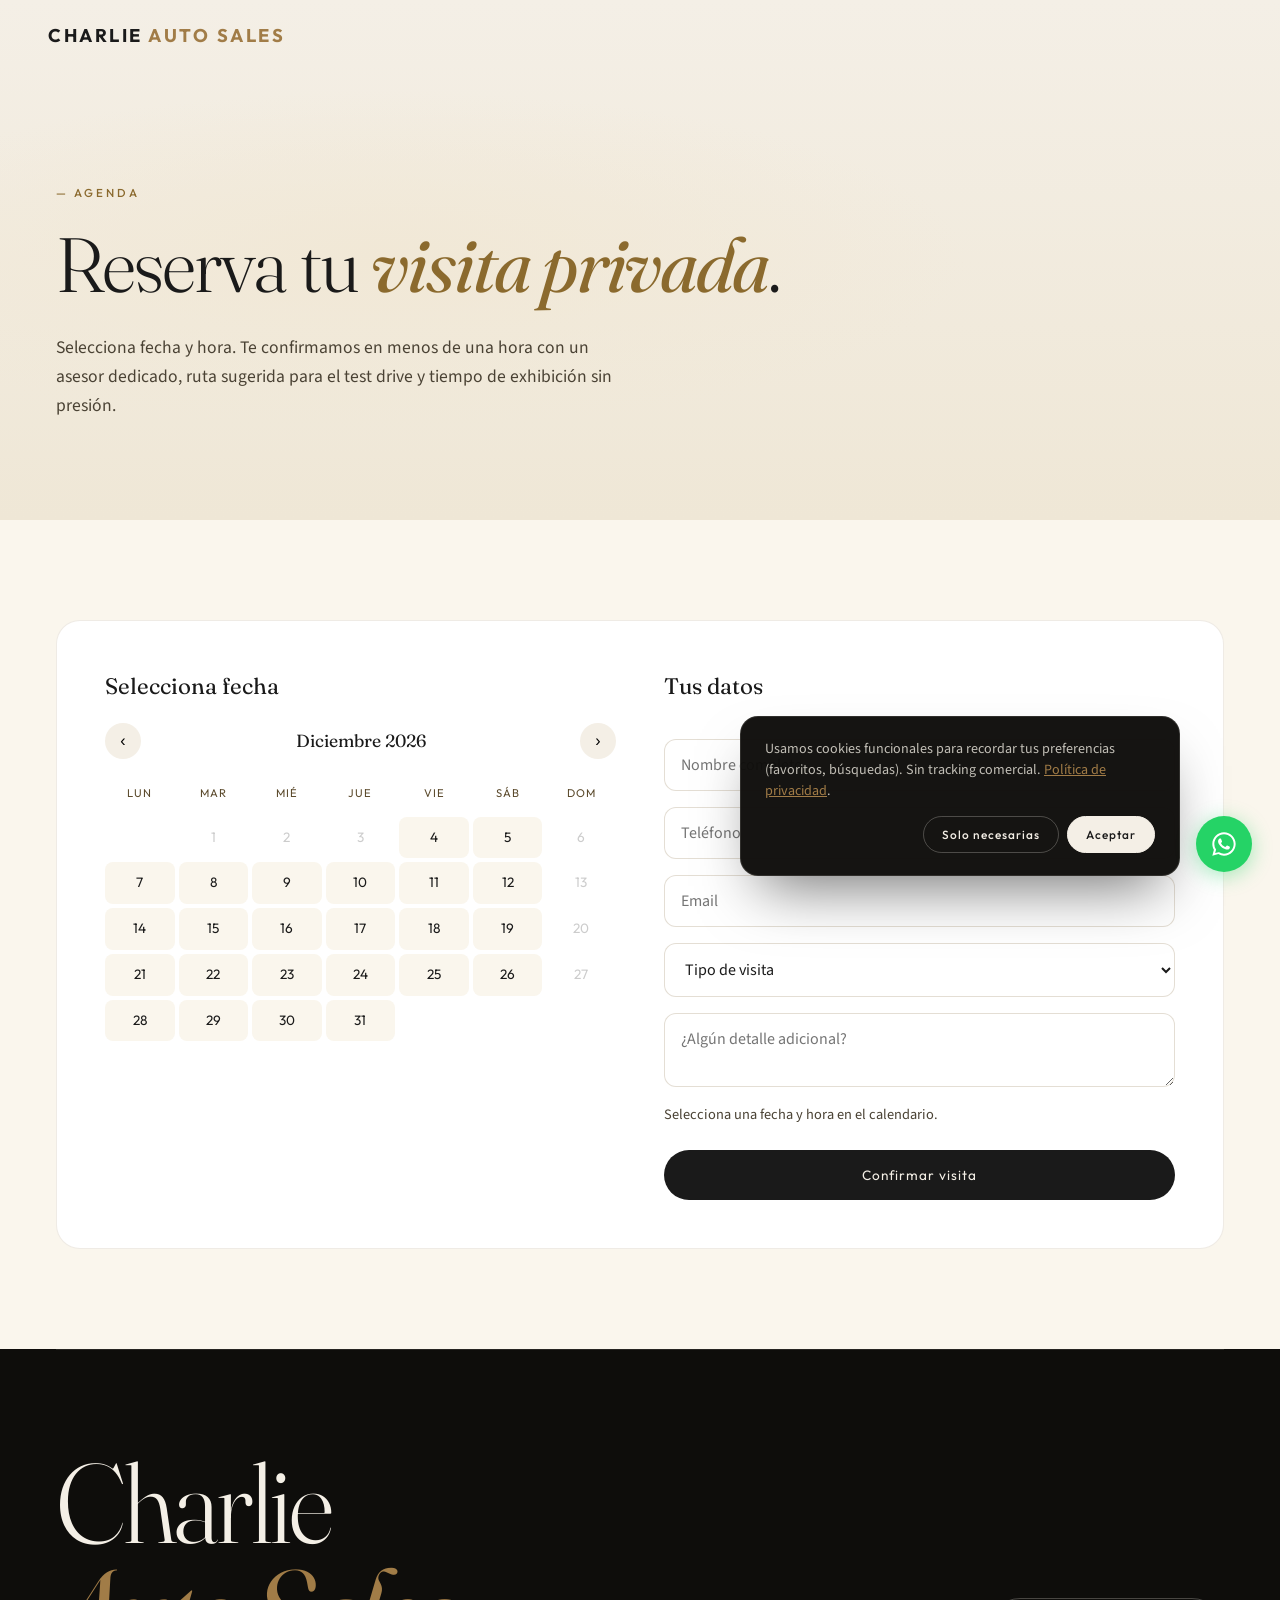
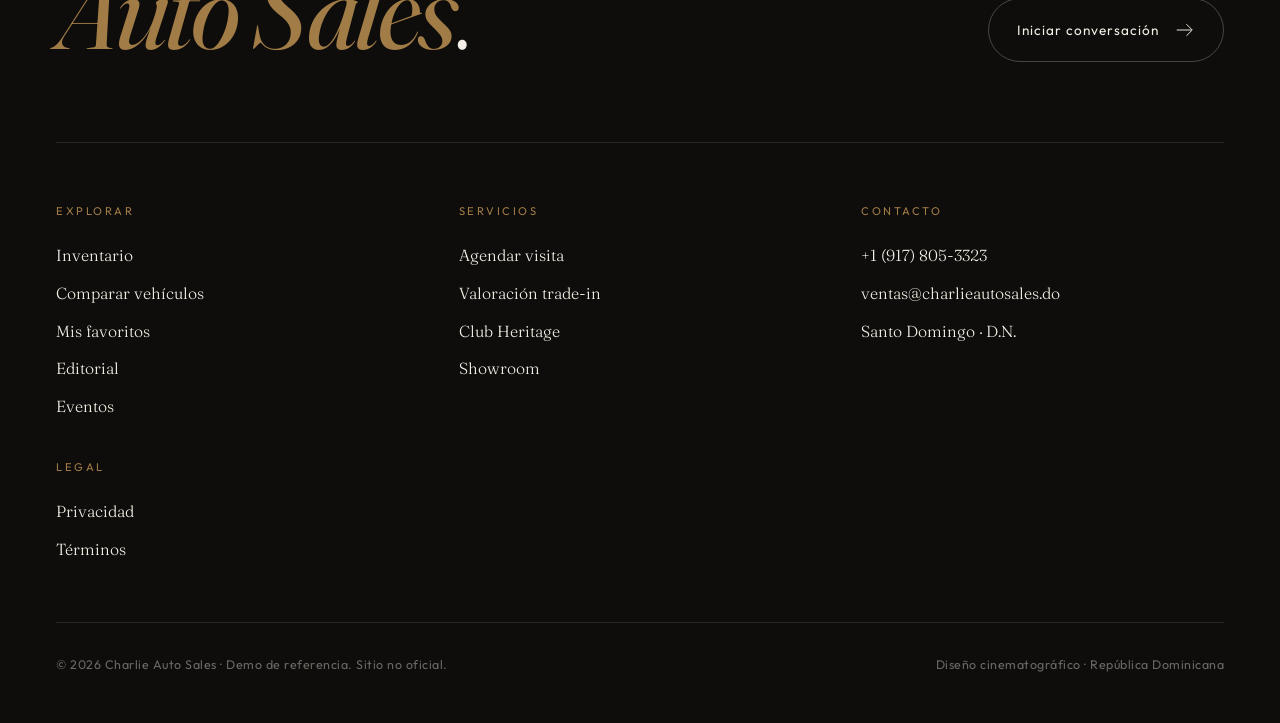
<file: cita.html>
<!DOCTYPE html>
<html lang="es">
<head>
  <meta charset="UTF-8">
  <meta name="viewport" content="width=device-width, initial-scale=1.0">
  <title>Agendar Visita — Charlie Auto Sales</title>
  <link rel="icon" href="favicon.svg" type="image/svg+xml">
  <link rel="preconnect" href="https://fonts.googleapis.com">
  <link rel="preconnect" href="https://fonts.gstatic.com" crossorigin>
  <link href="https://fonts.googleapis.com/css2?family=Bebas+Neue&family=Fraunces:ital,opsz,wght@0,9..144,300;0,9..144,400;1,9..144,300&family=Outfit:wght@200;300;400;500;600;700&family=Source+Sans+3:wght@300;400;500;600&display=swap" rel="stylesheet">
  <link rel="stylesheet" href="css/shared.css?v=7">
  <link rel="stylesheet" href="css/index.css?v=7">
  <link rel="stylesheet" href="css/pages.css?v=7">
</head>
<body>
  <div data-shell="navbar"></div>

  <header class="page-header">
    <div class="page-header__inner">
      <span class="page-header__eyebrow">— Agenda</span>
      <h1 class="page-header__title">Reserva tu <em>visita privada</em>.</h1>
      <p class="page-header__lede">Selecciona fecha y hora. Te confirmamos en menos de una hora con un asesor dedicado, ruta sugerida para el test drive y tiempo de exhibición sin presión.</p>
    </div>
  </header>

  <section class="page-section">
    <div class="page-section__inner">
      <div class="booking-grid">
        <div class="booking-cal">
          <h3 class="booking-cal__title">Selecciona fecha</h3>
          <div class="booking-cal__nav">
            <button id="prevMonth" aria-label="Mes anterior">‹</button>
            <span class="booking-cal__month" id="monthLabel"></span>
            <button id="nextMonth" aria-label="Mes siguiente">›</button>
          </div>
          <div class="booking-cal__grid" id="calGrid"></div>
          <div class="booking-cal__times" id="timesGrid" style="display:none"></div>
        </div>

        <form class="booking-form" id="bookingForm" onsubmit="event.preventDefault();">
          <h3 class="booking-form__title">Tus datos</h3>
          <input type="text" name="nombre" placeholder="Nombre completo" required>
          <input type="tel" name="telefono" placeholder="Teléfono" required>
          <input type="email" name="email" placeholder="Email">
          <select name="tipo">
            <option value="">Tipo de visita</option>
            <option>Conocer un vehículo específico</option>
            <option>Test drive</option>
            <option>Asesoría general</option>
            <option>Valoración de mi vehículo actual</option>
          </select>
          <textarea name="nota" placeholder="¿Algún detalle adicional?"></textarea>
          <p id="bookingSummary" style="font-family:'Source Sans 3',sans-serif;color:var(--ink-500);font-size:0.9rem;margin:0">Selecciona una fecha y hora en el calendario.</p>
          <button type="submit">Confirmar visita</button>
        </form>
      </div>
    </div>
  </section>

  <div data-shell="footer"></div>

  <script src="js/features.js?v=7"></script>
  <script src="js/page-shell.js?v=7"></script>
  <script>
  (function () {
    const TIMES = ['09:30', '11:00', '12:30', '14:30', '16:00', '17:30'];
    const monthNames = ['Enero','Febrero','Marzo','Abril','Mayo','Junio','Julio','Agosto','Septiembre','Octubre','Noviembre','Diciembre'];
    const dayNames = ['Lun','Mar','Mié','Jue','Vie','Sáb','Dom'];
    let viewDate = new Date();
    viewDate.setDate(1);
    let selectedDay = null;
    let selectedTime = null;

    const calGrid = document.getElementById('calGrid');
    const timesGrid = document.getElementById('timesGrid');
    const monthLabel = document.getElementById('monthLabel');
    const summary = document.getElementById('bookingSummary');

    function render() {
      const y = viewDate.getFullYear();
      const m = viewDate.getMonth();
      monthLabel.textContent = monthNames[m] + ' ' + y;
      const firstDay = (new Date(y, m, 1).getDay() + 6) % 7; // 0 = Mon
      const lastDate = new Date(y, m + 1, 0).getDate();
      const today = new Date(); today.setHours(0,0,0,0);
      let html = '';
      dayNames.forEach(d => html += `<div class="booking-cal__head">${d}</div>`);
      for (let i = 0; i < firstDay; i++) html += `<div class="booking-cal__day is-empty"></div>`;
      for (let d = 1; d <= lastDate; d++) {
        const date = new Date(y, m, d);
        const isPast = date < today;
        const isSunday = date.getDay() === 0;
        const disabled = isPast || isSunday;
        const sel = selectedDay && selectedDay.getTime() === date.getTime();
        html += `<div class="booking-cal__day ${disabled ? 'is-disabled' : ''} ${sel ? 'is-selected' : ''}" data-d="${date.toISOString()}">${d}</div>`;
      }
      calGrid.innerHTML = html;
    }

    function renderTimes() {
      if (!selectedDay) { timesGrid.style.display = 'none'; return; }
      timesGrid.style.display = '';
      timesGrid.innerHTML = TIMES.map(t =>
        `<div class="booking-cal__time ${selectedTime===t?'is-selected':''}" data-t="${t}">${t}</div>`
      ).join('');
    }

    function updateSummary() {
      if (!selectedDay) { summary.textContent = 'Selecciona una fecha y hora en el calendario.'; return; }
      const f = selectedDay.toLocaleDateString('es-DO', { weekday:'long', day:'numeric', month:'long' });
      summary.innerHTML = `<strong>Fecha:</strong> ${f} ${selectedTime ? '· <strong>Hora:</strong> ' + selectedTime : ''}`;
    }

    calGrid.addEventListener('click', (e) => {
      const d = e.target.closest('.booking-cal__day');
      if (!d || d.classList.contains('is-disabled') || d.classList.contains('is-empty')) return;
      selectedDay = new Date(d.dataset.d);
      selectedTime = null;
      render(); renderTimes(); updateSummary();
    });
    timesGrid.addEventListener('click', (e) => {
      const t = e.target.closest('.booking-cal__time');
      if (!t) return;
      selectedTime = t.dataset.t;
      renderTimes(); updateSummary();
    });
    document.getElementById('prevMonth').addEventListener('click', () => { viewDate.setMonth(viewDate.getMonth() - 1); render(); });
    document.getElementById('nextMonth').addEventListener('click', () => { viewDate.setMonth(viewDate.getMonth() + 1); render(); });

    document.getElementById('bookingForm').addEventListener('submit', () => {
      if (!selectedDay || !selectedTime) {
        MatosModal.open(`<h2>Selección <em>incompleta</em></h2><p>Por favor selecciona una fecha y una hora antes de confirmar.</p>`);
        return;
      }
      const f = selectedDay.toLocaleDateString('es-DO', { weekday:'long', day:'numeric', month:'long' });
      MatosModal.open(`
        <div class="modal__success">
          <div class="check">✓</div>
          <h2>Visita <em>reservada</em></h2>
          <p>Te esperamos el <strong>${f}</strong> a las <strong>${selectedTime}</strong>.<br>Un asesor confirmará por WhatsApp en menos de 1 hora.</p>
          <a href="https://wa.me/19178053323?text=Hola%2C%20acabo%20de%20reservar%20una%20visita%20a%20trav%C3%A9s%20de%20su%20sitio%20web.%20Quedo%20atento%20a%20la%20confirmaci%C3%B3n." target="_blank" rel="noopener" class="btn-cinema btn-cinema--solid" style="margin-top:8px">Abrir WhatsApp</a>
        </div>`);
    });

    render();
  })();
  </script>
</body>
</html>
</file>
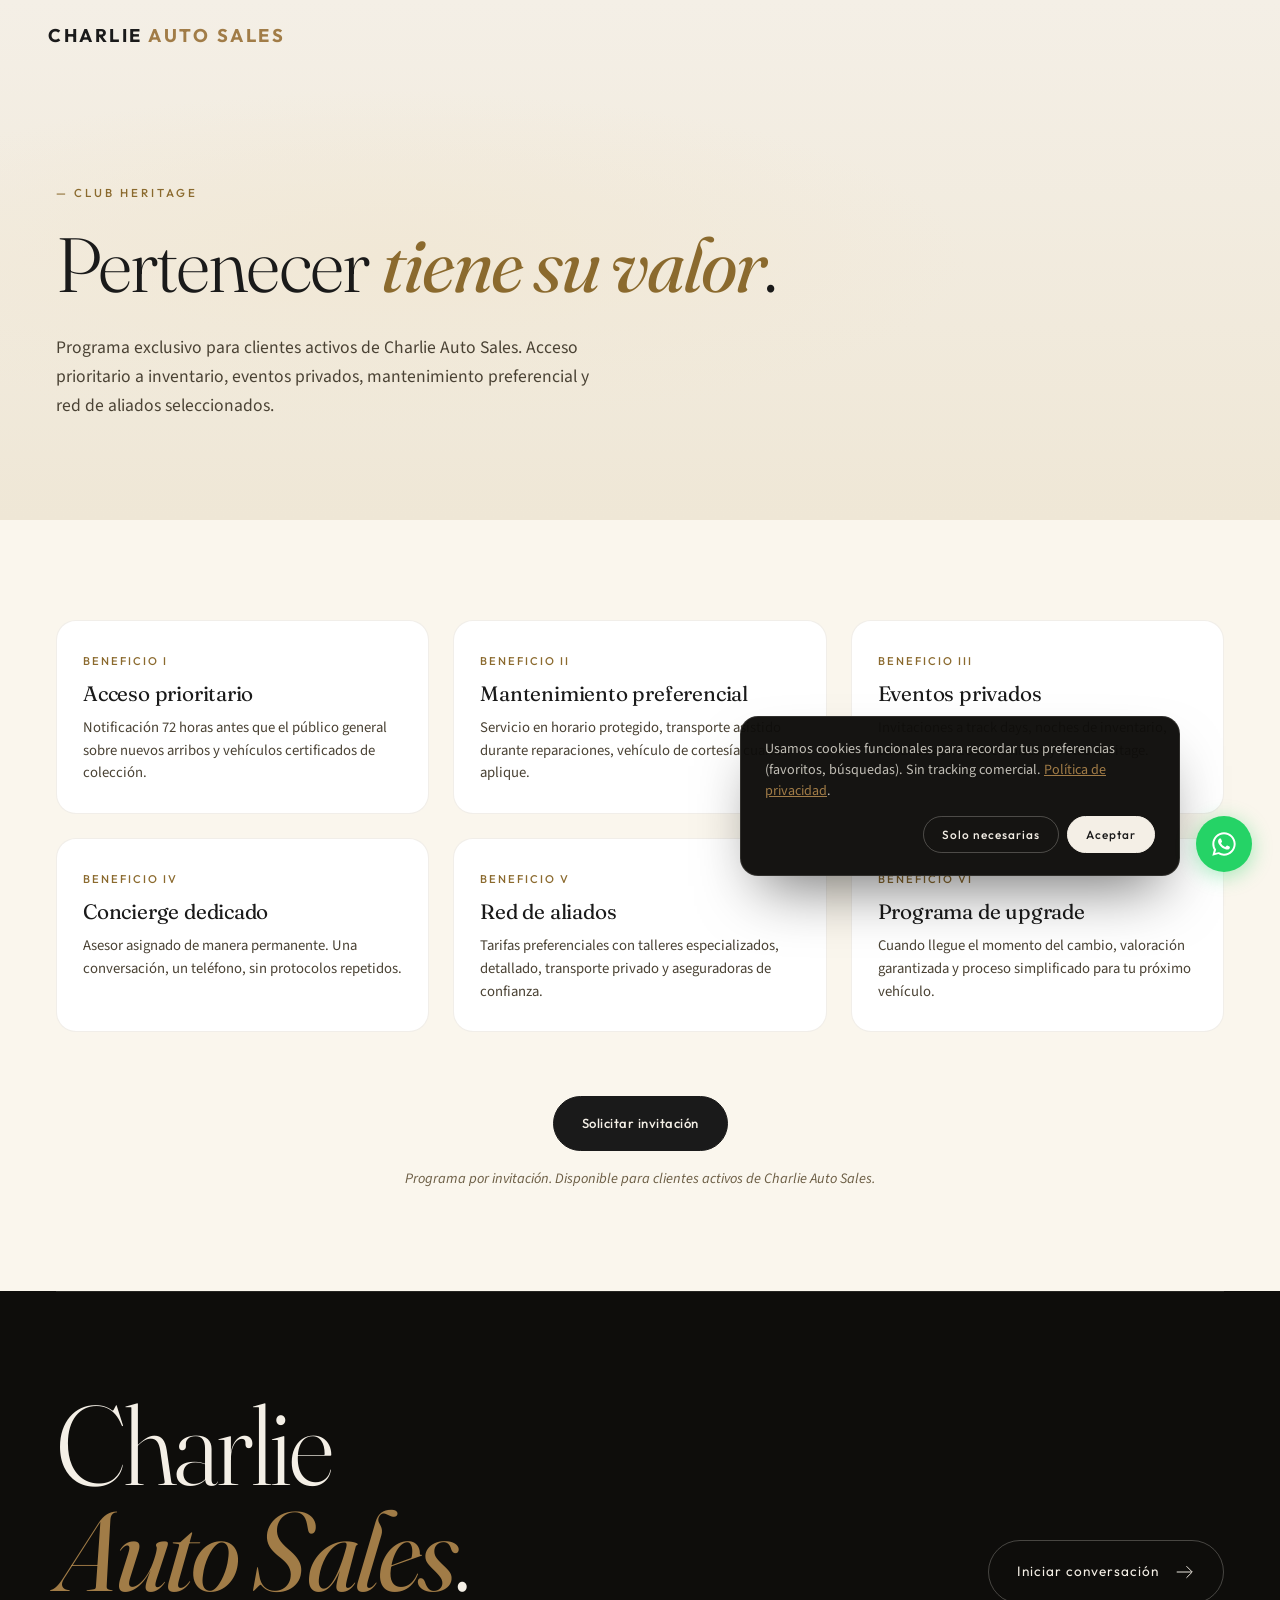
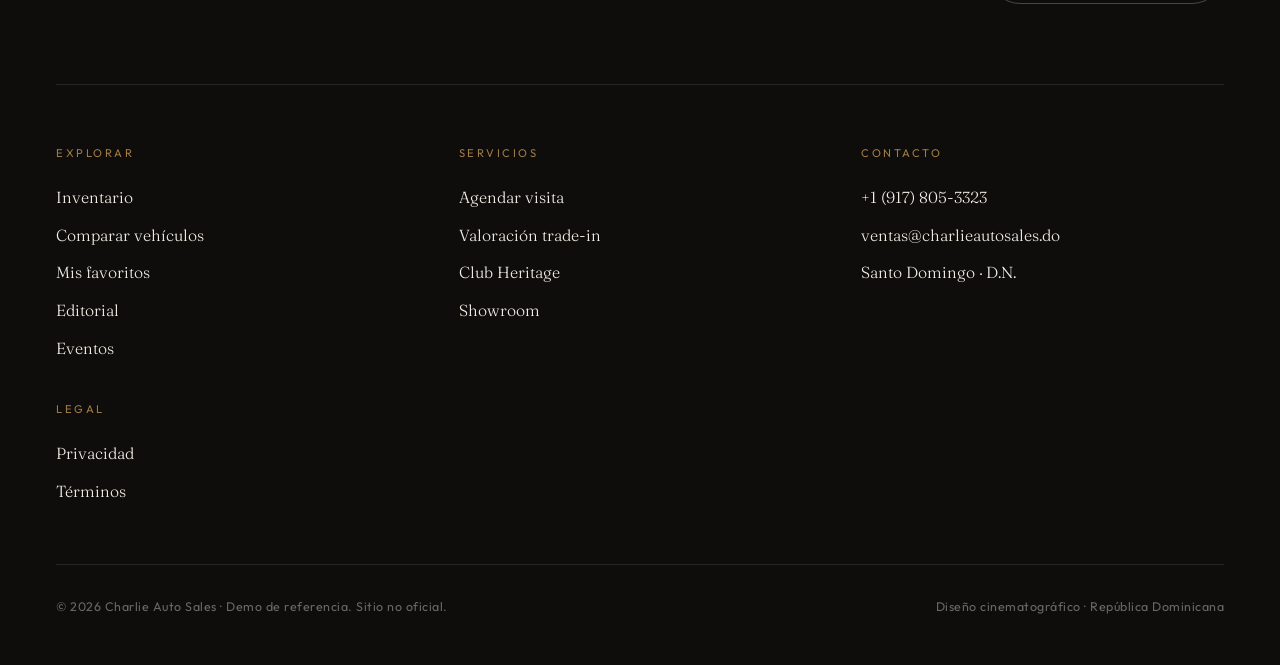
<file: club.html>
<!DOCTYPE html>
<html lang="es">
<head>
  <meta charset="UTF-8">
  <meta name="viewport" content="width=device-width, initial-scale=1.0">
  <title>Club Heritage — Charlie Auto Sales</title>
  <link rel="icon" href="favicon.svg" type="image/svg+xml">
  <link rel="preconnect" href="https://fonts.googleapis.com">
  <link rel="preconnect" href="https://fonts.gstatic.com" crossorigin>
  <link href="https://fonts.googleapis.com/css2?family=Bebas+Neue&family=Fraunces:ital,opsz,wght@0,9..144,300;0,9..144,400;1,9..144,300&family=Outfit:wght@200;300;400;500;600;700&family=Source+Sans+3:wght@300;400;500;600&display=swap" rel="stylesheet">
  <link rel="stylesheet" href="css/shared.css?v=7">
  <link rel="stylesheet" href="css/index.css?v=7">
  <link rel="stylesheet" href="css/pages.css?v=7">
</head>
<body>
  <div data-shell="navbar"></div>

  <header class="page-header">
    <div class="page-header__inner">
      <span class="page-header__eyebrow">— Club Heritage</span>
      <h1 class="page-header__title">Pertenecer <em>tiene su valor</em>.</h1>
      <p class="page-header__lede">Programa exclusivo para clientes activos de Charlie Auto Sales. Acceso prioritario a inventario, eventos privados, mantenimiento preferencial y red de aliados seleccionados.</p>
    </div>
  </header>

  <section class="page-section">
    <div class="page-section__inner">
      <div class="cards-grid" style="grid-template-columns: repeat(auto-fill, minmax(280px, 1fr))">

        <div class="story-card" style="cursor:default">
          <div class="story-card__body" style="padding-top:32px">
            <span class="story-card__cat">Beneficio I</span>
            <h3 class="story-card__title">Acceso prioritario</h3>
            <p class="story-card__excerpt">Notificación 72 horas antes que el público general sobre nuevos arribos y vehículos certificados de colección.</p>
          </div>
        </div>

        <div class="story-card" style="cursor:default">
          <div class="story-card__body" style="padding-top:32px">
            <span class="story-card__cat">Beneficio II</span>
            <h3 class="story-card__title">Mantenimiento preferencial</h3>
            <p class="story-card__excerpt">Servicio en horario protegido, transporte asistido durante reparaciones, vehículo de cortesía cuando aplique.</p>
          </div>
        </div>

        <div class="story-card" style="cursor:default">
          <div class="story-card__body" style="padding-top:32px">
            <span class="story-card__cat">Beneficio III</span>
            <h3 class="story-card__title">Eventos privados</h3>
            <p class="story-card__excerpt">Invitaciones a track days, noches de inventario, tertulias con coleccionistas y rutas Heritage.</p>
          </div>
        </div>

        <div class="story-card" style="cursor:default">
          <div class="story-card__body" style="padding-top:32px">
            <span class="story-card__cat">Beneficio IV</span>
            <h3 class="story-card__title">Concierge dedicado</h3>
            <p class="story-card__excerpt">Asesor asignado de manera permanente. Una conversación, un teléfono, sin protocolos repetidos.</p>
          </div>
        </div>

        <div class="story-card" style="cursor:default">
          <div class="story-card__body" style="padding-top:32px">
            <span class="story-card__cat">Beneficio V</span>
            <h3 class="story-card__title">Red de aliados</h3>
            <p class="story-card__excerpt">Tarifas preferenciales con talleres especializados, detallado, transporte privado y aseguradoras de confianza.</p>
          </div>
        </div>

        <div class="story-card" style="cursor:default">
          <div class="story-card__body" style="padding-top:32px">
            <span class="story-card__cat">Beneficio VI</span>
            <h3 class="story-card__title">Programa de upgrade</h3>
            <p class="story-card__excerpt">Cuando llegue el momento del cambio, valoración garantizada y proceso simplificado para tu próximo vehículo.</p>
          </div>
        </div>

      </div>

      <div style="text-align:center; margin-top:64px">
        <a href="https://wa.me/19178053323?text=Hola%2C%20escribo%20desde%20su%20sitio%20web%20para%20solicitar%20invitaci%C3%B3n%20al%20Club%20Heritage." target="_blank" rel="noopener" class="btn-cinema btn-cinema--solid">Solicitar invitación</a>
        <p style="font-family:'Source Sans 3',sans-serif;color:var(--ink-300);margin-top:16px;font-size:0.9rem;font-style:italic">Programa por invitación. Disponible para clientes activos de Charlie Auto Sales.</p>
      </div>
    </div>
  </section>

  <div data-shell="footer"></div>

  <script src="js/features.js?v=7"></script>
  <script src="js/page-shell.js?v=7"></script>
</body>
</html>
</file>
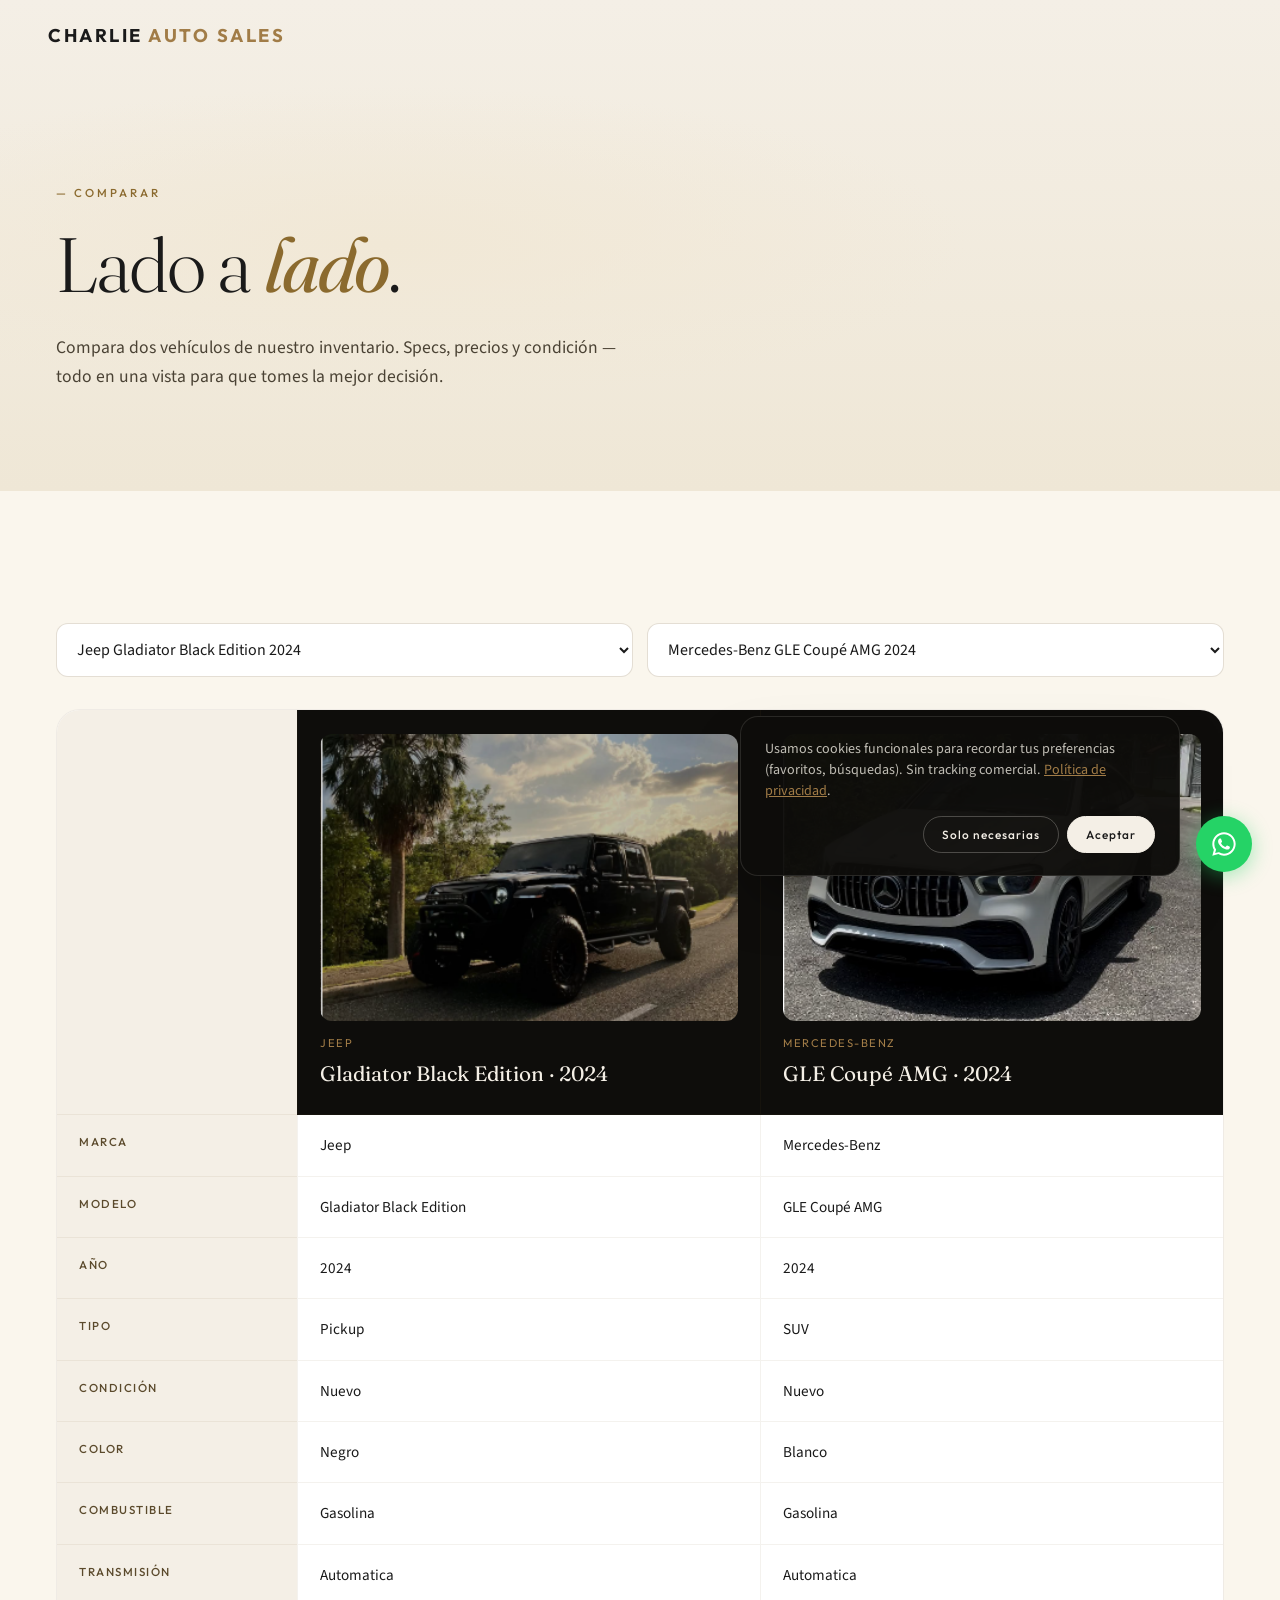
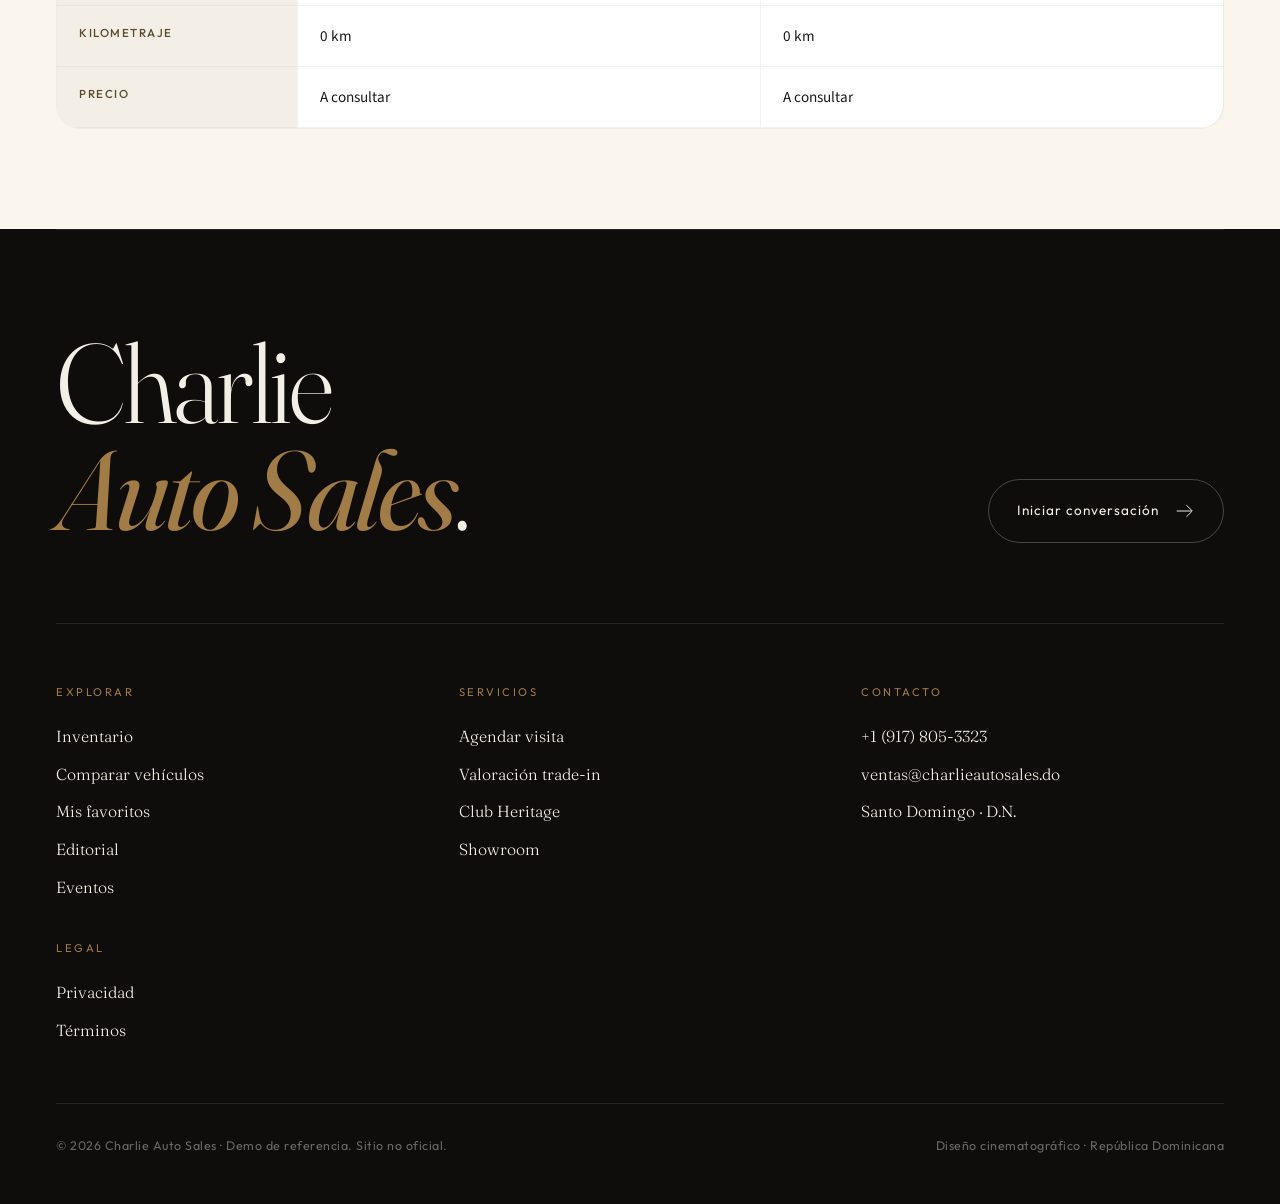
<file: comparar.html>
<!DOCTYPE html>
<html lang="es">
<head>
  <meta charset="UTF-8">
  <meta name="viewport" content="width=device-width, initial-scale=1.0">
  <title>Comparar Vehículos — Charlie Auto Sales</title>
  <link rel="icon" href="favicon.svg" type="image/svg+xml">
  <link rel="preconnect" href="https://fonts.googleapis.com">
  <link rel="preconnect" href="https://fonts.gstatic.com" crossorigin>
  <link href="https://fonts.googleapis.com/css2?family=Bebas+Neue&family=Fraunces:ital,opsz,wght@0,9..144,300;0,9..144,400;1,9..144,300&family=Outfit:wght@200;300;400;500;600;700&family=Source+Sans+3:wght@300;400;500;600&display=swap" rel="stylesheet">
  <link rel="stylesheet" href="css/shared.css?v=7">
  <link rel="stylesheet" href="css/index.css?v=7">
  <link rel="stylesheet" href="css/pages.css?v=7">
</head>
<body>
  <div data-shell="navbar"></div>

  <header class="page-header">
    <div class="page-header__inner">
      <span class="page-header__eyebrow">— Comparar</span>
      <h1 class="page-header__title">Lado a <em>lado</em>.</h1>
      <p class="page-header__lede">Compara dos vehículos de nuestro inventario. Specs, precios y condición — todo en una vista para que tomes la mejor decisión.</p>
    </div>
  </header>

  <section class="page-section">
    <div class="page-section__inner">
      <div class="compare__chooser">
        <select id="vehA"></select>
        <select id="vehB"></select>
      </div>

      <div style="margin-top:32px" id="compareWrap"></div>
    </div>
  </section>

  <div data-shell="footer"></div>

  <script src="js/vehiculos-data.js?v=5"></script>
  <script src="js/features.js?v=7"></script>
  <script src="js/page-shell.js?v=7"></script>
  <script>
  (function () {
    const ROWS = [
      ['Marca', v => v.marca],
      ['Modelo', v => v.modelo],
      ['Año', v => v.ano],
      ['Tipo', v => v.tipo],
      ['Condición', v => v.condicion],
      ['Color', v => v.color || '—'],
      ['Combustible', v => v.combustible],
      ['Transmisión', v => v.transmision],
      ['Kilometraje', v => v.kilometraje > 0 ? v.kilometraje.toLocaleString('es-DO') + ' km' : '0 km'],
      ['Precio', v => v.precioConsultar ? 'A consultar' : 'RD$ ' + v.precio.toLocaleString('es-DO')]
    ];
    const a = document.getElementById('vehA');
    const b = document.getElementById('vehB');
    const opts = VEHICULOS.map(v => `<option value="${v.id}">${v.marca} ${v.modelo} ${v.ano}</option>`).join('');
    a.innerHTML = '<option value="">— Selecciona vehículo —</option>' + opts;
    b.innerHTML = '<option value="">— Selecciona vehículo —</option>' + opts;
    a.value = VEHICULOS[0].id;
    b.value = VEHICULOS[1].id;

    function find(id) { return VEHICULOS.find(v => String(v.id) === String(id)); }
    function header(v) {
      if (!v) return '<div class="compare__cell compare__cell--header compare__cell--empty">Selecciona un vehículo</div>';
      return `<div class="compare__cell compare__cell--header">
        <img src="${v.imagenes?.[0] || ''}" alt="${v.marca} ${v.modelo}">
        <div class="brand">${v.marca}</div>
        <div class="name">${v.modelo} · ${v.ano}</div>
      </div>`;
    }
    function render() {
      const va = find(a.value);
      const vb = find(b.value);
      const wrap = document.getElementById('compareWrap');
      let html = `<div class="compare">`;
      html += `<div class="compare__label">&nbsp;</div>${header(va)}${header(vb)}`;
      ROWS.forEach(([label, fn]) => {
        html += `<div class="compare__label">${label}</div>`;
        html += `<div class="compare__cell" data-label="${label}">${va ? fn(va) : '—'}</div>`;
        html += `<div class="compare__cell" data-label="${label}">${vb ? fn(vb) : '—'}</div>`;
      });
      html += `</div>`;
      wrap.innerHTML = html;
    }
    a.addEventListener('change', render);
    b.addEventListener('change', render);
    render();
  })();
  </script>
</body>
</html>
</file>
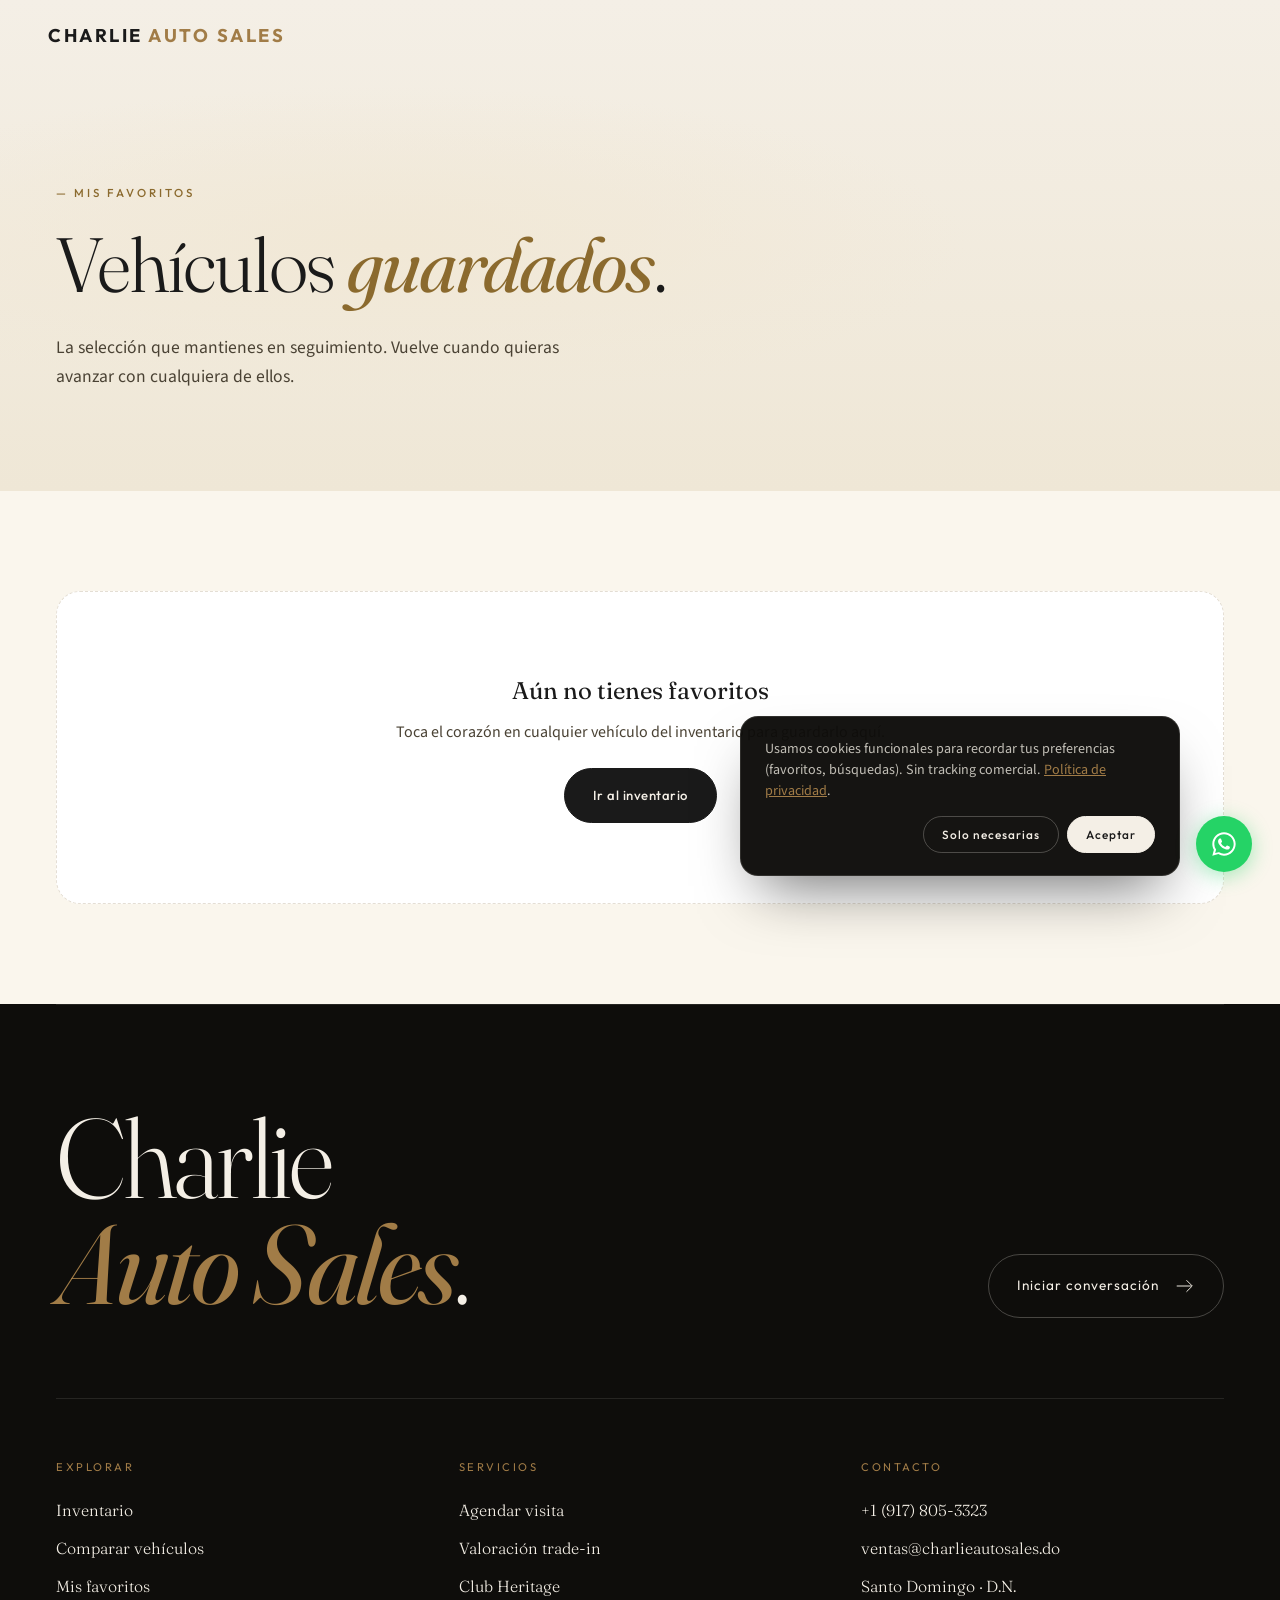
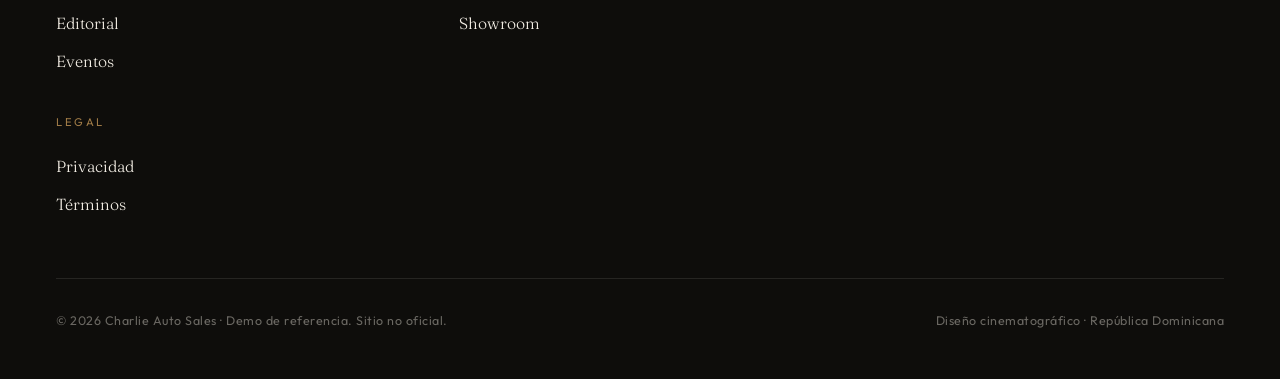
<file: favoritos.html>
<!DOCTYPE html>
<html lang="es">
<head>
  <meta charset="UTF-8">
  <meta name="viewport" content="width=device-width, initial-scale=1.0">
  <title>Favoritos — Charlie Auto Sales</title>
  <link rel="icon" href="favicon.svg" type="image/svg+xml">
  <meta name="description" content="Tus vehículos guardados en Charlie Auto Sales.">
  <link rel="preconnect" href="https://fonts.googleapis.com">
  <link rel="preconnect" href="https://fonts.gstatic.com" crossorigin>
  <link href="https://fonts.googleapis.com/css2?family=Bebas+Neue&family=Fraunces:ital,opsz,wght@0,9..144,300;0,9..144,400;1,9..144,300&family=Outfit:wght@200;300;400;500;600;700&family=Source+Sans+3:wght@300;400;500;600&display=swap" rel="stylesheet">
  <link rel="stylesheet" href="css/shared.css?v=7">
  <link rel="stylesheet" href="css/index.css?v=7">
  <link rel="stylesheet" href="css/pages.css?v=7">
</head>
<body>
  <div data-shell="navbar"></div>

  <header class="page-header">
    <div class="page-header__inner">
      <span class="page-header__eyebrow">— Mis favoritos</span>
      <h1 class="page-header__title">Vehículos <em>guardados</em>.</h1>
      <p class="page-header__lede">La selección que mantienes en seguimiento. Vuelve cuando quieras avanzar con cualquiera de ellos.</p>
    </div>
  </header>

  <section class="page-section">
    <div class="page-section__inner">
      <div class="inventory__grid" id="favGrid"></div>
      <div class="empty-state" id="favEmpty" style="display:none">
        <h3>Aún no tienes favoritos</h3>
        <p>Toca el corazón en cualquier vehículo del inventario para guardarlo aquí.</p>
        <a href="index.html#inventario" class="btn-cinema btn-cinema--solid">Ir al inventario</a>
      </div>
    </div>
  </section>

  <div data-shell="footer"></div>

  <script src="js/vehiculos-data.js?v=5"></script>
  <script src="js/features.js?v=7"></script>
  <script src="js/page-shell.js?v=7"></script>
  <script>
  (function () {
    function fmt(v) { return v.precioConsultar ? 'Precio a consultar' : 'RD$ ' + v.precio.toLocaleString('es-DO'); }
    function card(v, i) {
      const img = (v.imagenes && v.imagenes[0]) || 'porche.png';
      return `
        <a class="inv-card" href="vehiculo.html#${v.id}" style="--i:${i}">
          <div class="inv-card__media">
            <img src="${img}" alt="${v.marca} ${v.modelo}" loading="lazy">
            <span class="inv-card__badge">${v.condicion}</span>
            <button class="wish-btn is-active" data-wish-id="${v.id}" aria-label="Quitar de favoritos">
              <svg viewBox="0 0 24 24"><path class="wish-fill wish-stroke" stroke="currentColor" stroke-width="1.6" d="M12 21s-7-4.534-7-10a4.5 4.5 0 0 1 8-2.83A4.5 4.5 0 0 1 19 11c0 5.466-7 10-7 10z"/></svg>
            </button>
          </div>
          <div class="inv-card__body">
            <div class="inv-card__head">
              <span class="inv-card__brand">${v.marca}</span>
              <span class="inv-card__year">${v.ano}</span>
            </div>
            <h3 class="inv-card__title">${v.modelo}</h3>
            <div class="inv-card__meta"><span>${v.tipo}</span><i>·</i><span>${v.transmision}</span><i>·</i><span>${v.combustible}</span></div>
            <div class="inv-card__foot">
              <span class="inv-card__price">${fmt(v)}</span>
              <span class="inv-card__arrow"><svg viewBox="0 0 24 24" width="16" height="16" fill="none" stroke="currentColor" stroke-width="1.5"><path d="M5 12h14M13 6l6 6-6 6" stroke-linecap="round" stroke-linejoin="round"/></svg></span>
            </div>
          </div>
        </a>`;
    }
    function render() {
      const ids = MatosWishlist.get();
      const grid = document.getElementById('favGrid');
      const empty = document.getElementById('favEmpty');
      const items = VEHICULOS.filter(v => ids.includes(v.id));
      if (!items.length) {
        grid.innerHTML = '';
        empty.style.display = '';
      } else {
        empty.style.display = 'none';
        grid.innerHTML = items.map(card).join('');
      }
    }
    document.addEventListener('DOMContentLoaded', render);
    window.addEventListener('wishlist:change', render);
  })();
  </script>
</body>
</html>
</file>
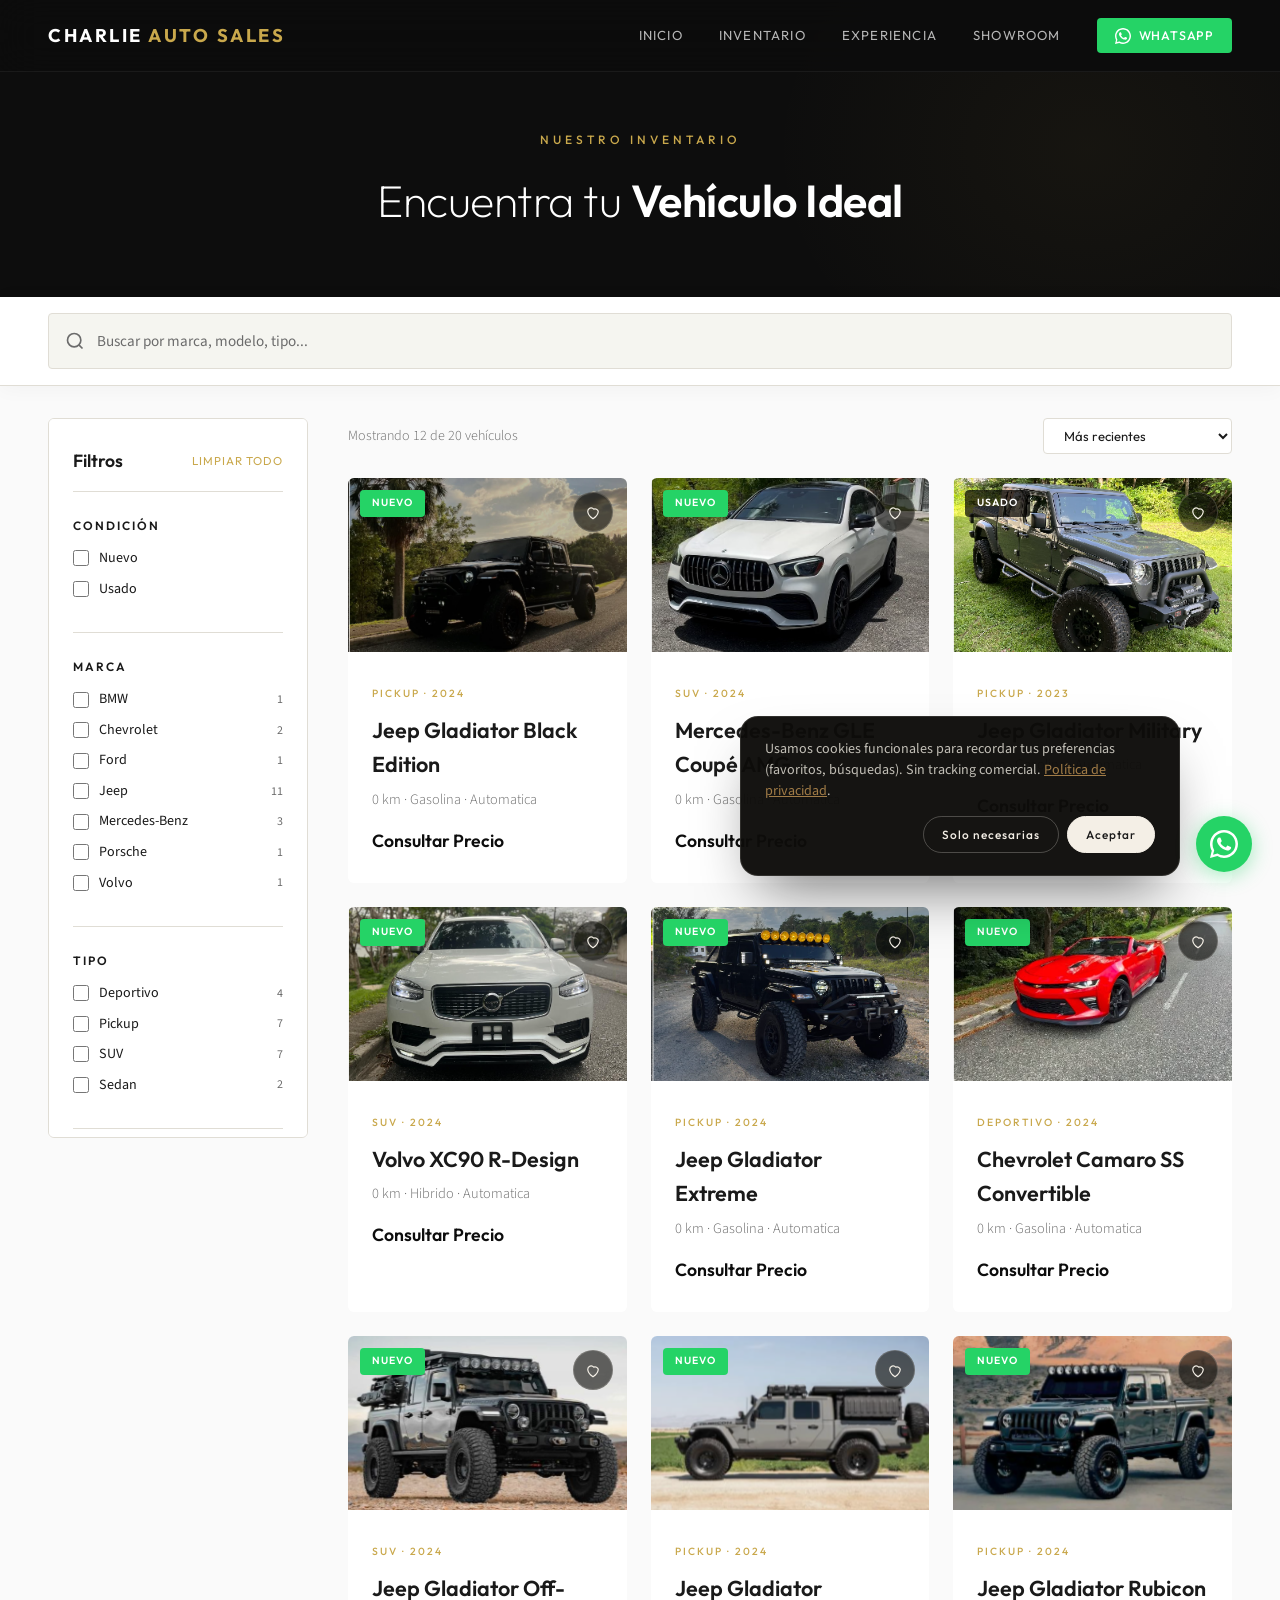
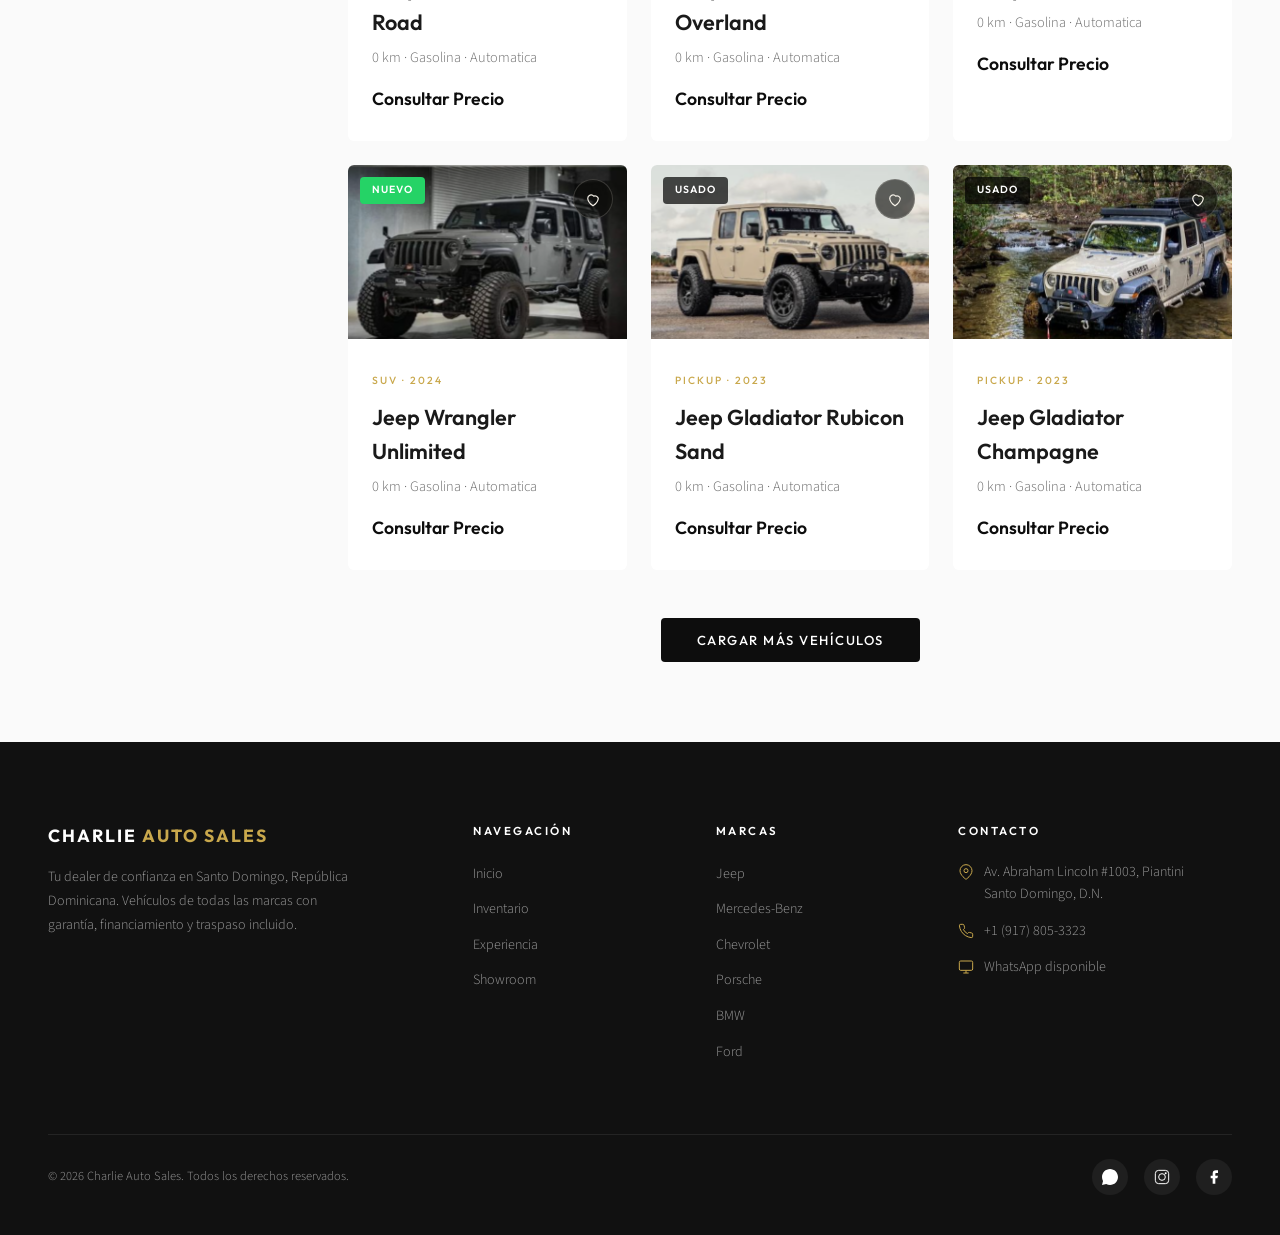
<file: inventario.html>
<!DOCTYPE html>
<html lang="es">
<head>
  <meta charset="UTF-8">
  <meta name="viewport" content="width=device-width, initial-scale=1.0">
  <title>Inventario — Charlie Auto Sales</title>
  <link rel="icon" href="favicon.svg" type="image/svg+xml">
  <meta name="description" content="Explora nuestro inventario completo de vehículos premium en Santo Domingo.">
  <link rel="preconnect" href="https://fonts.googleapis.com">
  <link rel="preconnect" href="https://fonts.gstatic.com" crossorigin>
  <link href="https://fonts.googleapis.com/css2?family=Bebas+Neue&family=Outfit:wght@200;300;400;500;600;700&family=Source+Sans+3:wght@300;400;500;600&display=swap" rel="stylesheet">
  <link rel="stylesheet" href="css/shared.css?v=7">
  <link rel="stylesheet" href="css/inventario.css?v=7">
  <link rel="stylesheet" href="css/pages.css?v=7">
</head>
<body>

  <!-- ═══════════════════════════════════════════
       NAVBAR
  ═══════════════════════════════════════════ -->
  <nav class="navbar" id="navbar">
    <a href="index.html" class="navbar__logo">CHARLIE <span>AUTO SALES</span></a>
    <div class="navbar__links">
      <a href="index.html">Inicio</a>
      <a href="inventario.html">Inventario</a>
      <a href="index.html#experience">Experiencia</a>
      <a href="index.html#showroom">Showroom</a>
      <a href="https://wa.me/19178053323?text=Hola%2C%20escribo%20desde%20su%20sitio%20web%20y%20me%20gustar%C3%ADa%20conocer%20m%C3%A1s%20sobre%20los%20veh%C3%ADculos%20disponibles." class="navbar__whatsapp" target="_blank" rel="noopener">
        <svg viewBox="0 0 24 24"><path d="M17.472 14.382c-.297-.149-1.758-.867-2.03-.967-.273-.099-.471-.148-.67.15-.197.297-.767.966-.94 1.164-.173.199-.347.223-.644.075-.297-.15-1.255-.463-2.39-1.475-.883-.788-1.48-1.761-1.653-2.059-.173-.297-.018-.458.13-.606.134-.133.298-.347.446-.52.149-.174.198-.298.298-.497.099-.198.05-.371-.025-.52-.075-.149-.669-1.612-.916-2.207-.242-.579-.487-.5-.669-.51-.173-.008-.371-.01-.57-.01-.198 0-.52.074-.792.372-.272.297-1.04 1.016-1.04 2.479 0 1.462 1.065 2.875 1.213 3.074.149.198 2.096 3.2 5.077 4.487.709.306 1.262.489 1.694.625.712.227 1.36.195 1.871.118.571-.085 1.758-.719 2.006-1.413.248-.694.248-1.289.173-1.413-.074-.124-.272-.198-.57-.347z"/><path d="M12 0C5.373 0 0 5.373 0 12c0 2.118.553 4.106 1.519 5.834L0 24l6.335-1.652A11.943 11.943 0 0012 24c6.627 0 12-5.373 12-12S18.627 0 12 0zm0 21.818c-1.855 0-3.63-.5-5.182-1.446l-.37-.222-3.842 1.007 1.024-3.742-.243-.387A9.78 9.78 0 012.182 12c0-5.41 4.408-9.818 9.818-9.818S21.818 6.59 21.818 12s-4.408 9.818-9.818 9.818z"/></svg>
        WhatsApp
      </a>
    </div>
    <button class="navbar__burger" id="burger" aria-label="Abrir menu">
      <span></span><span></span><span></span>
    </button>
  </nav>

  <!-- Mobile Menu -->
  <div class="mobile-menu" id="mobileMenu">
    <a href="index.html" class="mobile-link">Inicio</a>
    <a href="inventario.html" class="mobile-link">Inventario</a>
    <a href="index.html#experience" class="mobile-link">Experiencia</a>
    <a href="index.html#showroom" class="mobile-link">Showroom</a>
    <a href="https://wa.me/19178053323?text=Hola%2C%20escribo%20desde%20su%20sitio%20web%20y%20me%20gustar%C3%ADa%20conocer%20m%C3%A1s%20sobre%20los%20veh%C3%ADculos%20disponibles." target="_blank" rel="noopener" class="btn btn--whatsapp" style="margin-top:16px;">
      <svg viewBox="0 0 24 24" style="width:18px;height:18px;fill:#fff"><path d="M17.472 14.382c-.297-.149-1.758-.867-2.03-.967-.273-.099-.471-.148-.67.15-.197.297-.767.966-.94 1.164-.173.199-.347.223-.644.075-.297-.15-1.255-.463-2.39-1.475-.883-.788-1.48-1.761-1.653-2.059-.173-.297-.018-.458.13-.606.134-.133.298-.347.446-.52.149-.174.198-.298.298-.497.099-.198.05-.371-.025-.52-.075-.149-.669-1.612-.916-2.207-.242-.579-.487-.5-.669-.51-.173-.008-.371-.01-.57-.01-.198 0-.52.074-.792.372-.272.297-1.04 1.016-1.04 2.479 0 1.462 1.065 2.875 1.213 3.074.149.198 2.096 3.2 5.077 4.487.709.306 1.262.489 1.694.625.712.227 1.36.195 1.871.118.571-.085 1.758-.719 2.006-1.413.248-.694.248-1.289.173-1.413-.074-.124-.272-.198-.57-.347z"/><path d="M12 0C5.373 0 0 5.373 0 12c0 2.118.553 4.106 1.519 5.834L0 24l6.335-1.652A11.943 11.943 0 0012 24c6.627 0 12-5.373 12-12S18.627 0 12 0zm0 21.818c-1.855 0-3.63-.5-5.182-1.446l-.37-.222-3.842 1.007 1.024-3.742-.243-.387A9.78 9.78 0 012.182 12c0-5.41 4.408-9.818 9.818-9.818S21.818 6.59 21.818 12s-4.408 9.818-9.818 0z"/></svg>
      WhatsApp
    </a>
  </div>

  <!-- ═══════════════════════════════════════════
       MINI HERO
  ═══════════════════════════════════════════ -->
  <section class="inv-hero">
    <div class="section-header" style="margin-bottom:0">
      <p class="section-label" style="color:var(--color-accent)">Nuestro Inventario</p>
      <h1 class="inv-hero__title">Encuentra tu <strong>Vehículo Ideal</strong></h1>
    </div>
  </section>

  <!-- ═══════════════════════════════════════════
       STICKY SEARCH BAR
  ═══════════════════════════════════════════ -->
  <div class="inv-search" id="invSearch">
    <div class="inv-search__inner">
      <svg class="inv-search__icon" viewBox="0 0 24 24"><circle cx="11" cy="11" r="8"/><line x1="21" y1="21" x2="16.65" y2="16.65"/></svg>
      <input type="text" id="searchInput" placeholder="Buscar por marca, modelo, tipo..." autocomplete="off">
      <button class="inv-search__clear" id="searchClear" style="display:none">&times;</button>
    </div>
  </div>

  <!-- ═══════════════════════════════════════════
       MAIN CONTENT (SIDEBAR + RESULTS)
  ═══════════════════════════════════════════ -->
  <main class="inv-main">
    <!-- FILTER OVERLAY (mobile) -->
    <div class="inv-filters-overlay" id="filtersOverlay"></div>

    <!-- FILTER SIDEBAR -->
    <aside class="inv-filters" id="filterSidebar">
      <div class="inv-filters__header">
        <h3 class="inv-filters__title">Filtros</h3>
        <button class="inv-filters__close" id="filtersClose">&times;</button>
        <button class="inv-filters__reset" id="resetFilters">Limpiar todo</button>
      </div>

      <!-- Condicion -->
      <div class="inv-filter-group">
        <h4 class="inv-filter-group__title">Condición</h4>
        <label class="inv-checkbox"><input type="checkbox" value="Nuevo" name="condicion"> Nuevo</label>
        <label class="inv-checkbox"><input type="checkbox" value="Usado" name="condicion"> Usado</label>
      </div>

      <!-- Marca - populated by JS -->
      <div class="inv-filter-group">
        <h4 class="inv-filter-group__title">Marca</h4>
        <div id="brandFilters"></div>
      </div>

      <!-- Tipo - populated by JS -->
      <div class="inv-filter-group">
        <h4 class="inv-filter-group__title">Tipo</h4>
        <div id="typeFilters"></div>
      </div>

      <!-- Año -->
      <div class="inv-filter-group">
        <h4 class="inv-filter-group__title">Año</h4>
        <div class="inv-range-row">
          <select id="yearFrom"><option value="">Desde</option></select>
          <span>—</span>
          <select id="yearTo"><option value="">Hasta</option></select>
        </div>
      </div>

      <!-- Precio -->
      <div class="inv-filter-group">
        <h4 class="inv-filter-group__title">Precio (RD$)</h4>
        <div class="inv-range-row">
          <select id="priceFrom"><option value="">Mínimo</option></select>
          <span>—</span>
          <select id="priceTo"><option value="">Máximo</option></select>
        </div>
      </div>

      <!-- Combustible -->
      <div class="inv-filter-group">
        <h4 class="inv-filter-group__title">Combustible</h4>
        <div id="fuelFilters"></div>
      </div>

      <!-- Transmision -->
      <div class="inv-filter-group">
        <h4 class="inv-filter-group__title">Transmisión</h4>
        <label class="inv-checkbox"><input type="checkbox" value="Automatica" name="transmision"> Automática</label>
        <label class="inv-checkbox"><input type="checkbox" value="Manual" name="transmision"> Manual</label>
      </div>
    </aside>

    <!-- RESULTS -->
    <section class="inv-results">
      <div class="inv-toolbar">
        <p class="inv-toolbar__count" id="resultCount"></p>
        <div class="inv-toolbar__actions">
          <button class="inv-toolbar__filter-btn" id="mobileFilterToggle">
            <svg viewBox="0 0 24 24"><line x1="4" y1="6" x2="20" y2="6"/><line x1="4" y1="12" x2="16" y2="12"/><line x1="4" y1="18" x2="12" y2="18"/></svg>
            Filtros
          </button>
          <select class="inv-sort" id="sortSelect">
            <option value="recientes">Más recientes</option>
            <option value="precio-asc">Precio: menor a mayor</option>
            <option value="precio-desc">Precio: mayor a menor</option>
            <option value="ano-desc">Año: más nuevo</option>
            <option value="ano-asc">Año: más antiguo</option>
            <option value="marca-az">Marca: A-Z</option>
          </select>
        </div>
      </div>

      <div class="inv-active-filters" id="activeFilters"></div>
      <div class="inv-grid" id="vehicleGrid"></div>

      <div class="inv-pagination" id="pagination">
        <button class="btn btn--dark" id="loadMoreBtn">Cargar Más Vehículos</button>
      </div>

      <div class="inv-empty" id="emptyState" style="display:none">
        <svg viewBox="0 0 24 24" style="width:64px;height:64px;stroke:var(--color-text-muted);fill:none;stroke-width:1"><circle cx="11" cy="11" r="8"/><line x1="21" y1="21" x2="16.65" y2="16.65"/></svg>
        <h3>No se encontraron vehículos</h3>
        <p>Intenta con otros filtros o contáctanos por WhatsApp</p>
        <button class="btn btn--accent" id="emptyReset">Limpiar Filtros</button>
      </div>
    </section>
  </main>

  <!-- ═══════════════════════════════════════════
       FOOTER
  ═══════════════════════════════════════════ -->
  <footer>
    <div class="footer__inner">
      <div>
        <p class="footer__brand-name">CHARLIE <span>AUTO SALES</span></p>
        <p class="footer__brand-text">Tu dealer de confianza en Santo Domingo, República Dominicana. Vehículos de todas las marcas con garantía, financiamiento y traspaso incluido.</p>
      </div>
      <div>
        <h4 class="footer__heading">Navegación</h4>
        <ul class="footer__links">
          <li><a href="index.html">Inicio</a></li>
          <li><a href="inventario.html">Inventario</a></li>
          <li><a href="index.html#experience">Experiencia</a></li>
          <li><a href="index.html#showroom">Showroom</a></li>
        </ul>
      </div>
      <div>
        <h4 class="footer__heading">Marcas</h4>
        <ul class="footer__links">
          <li><a href="inventario.html?marca=Jeep">Jeep</a></li>
          <li><a href="inventario.html?marca=Mercedes-Benz">Mercedes-Benz</a></li>
          <li><a href="inventario.html?marca=Chevrolet">Chevrolet</a></li>
          <li><a href="inventario.html?marca=Porsche">Porsche</a></li>
          <li><a href="inventario.html?marca=BMW">BMW</a></li>
          <li><a href="inventario.html?marca=Ford">Ford</a></li>
        </ul>
      </div>
      <div>
        <h4 class="footer__heading">Contacto</h4>
        <div class="footer__contact-item">
          <svg viewBox="0 0 24 24"><path d="M21 10c0 7-9 13-9 13s-9-6-9-13a9 9 0 0 1 18 0z"/><circle cx="12" cy="10" r="3"/></svg>
          <span>Av. Abraham Lincoln #1003, Piantini<br>Santo Domingo, D.N.</span>
        </div>
        <div class="footer__contact-item">
          <svg viewBox="0 0 24 24"><path d="M22 16.92v3a2 2 0 0 1-2.18 2 19.79 19.79 0 0 1-8.63-3.07 19.5 19.5 0 0 1-6-6 19.79 19.79 0 0 1-3.07-8.67A2 2 0 0 1 4.11 2h3a2 2 0 0 1 2 1.72c.127.96.361 1.903.7 2.81a2 2 0 0 1-.45 2.11L8.09 9.91a16 16 0 0 0 6 6l1.27-1.27a2 2 0 0 1 2.11-.45c.907.339 1.85.573 2.81.7A2 2 0 0 1 22 16.92z"/></svg>
          <span><a href="tel:+19178053323">+1 (917) 805-3323</a></span>
        </div>
        <div class="footer__contact-item">
          <svg viewBox="0 0 24 24"><rect x="2" y="3" width="20" height="14" rx="2" ry="2"/><line x1="8" y1="21" x2="16" y2="21"/><line x1="12" y1="17" x2="12" y2="21"/></svg>
          <span>WhatsApp disponible</span>
        </div>
      </div>
    </div>
    <div class="footer__bottom">
      <p class="footer__copy">&copy; 2026 Charlie Auto Sales. Todos los derechos reservados.</p>
      <div class="footer__socials">
        <a href="https://wa.me/19178053323?text=Hola%2C%20escribo%20desde%20su%20sitio%20web%20y%20me%20gustar%C3%ADa%20conocer%20m%C3%A1s%20sobre%20los%20veh%C3%ADculos%20disponibles." target="_blank" rel="noopener" aria-label="WhatsApp">
          <svg viewBox="0 0 24 24"><path d="M17.472 14.382c-.297-.149-1.758-.867-2.03-.967-.273-.099-.471-.148-.67.15-.197.297-.767.966-.94 1.164-.173.199-.347.223-.644.075-.297-.15-1.255-.463-2.39-1.475-.883-.788-1.48-1.761-1.653-2.059-.173-.297-.018-.458.13-.606.134-.133.298-.347.446-.52.149-.174.198-.298.298-.497.099-.198.05-.371-.025-.52-.075-.149-.669-1.612-.916-2.207-.242-.579-.487-.5-.669-.51-.173-.008-.371-.01-.57-.01-.198 0-.52.074-.792.372-.272.297-1.04 1.016-1.04 2.479 0 1.462 1.065 2.875 1.213 3.074.149.198 2.096 3.2 5.077 4.487.709.306 1.262.489 1.694.625.712.227 1.36.195 1.871.118.571-.085 1.758-.719 2.006-1.413.248-.694.248-1.289.173-1.413-.074-.124-.272-.198-.57-.347z"/><path d="M12 0C5.373 0 0 5.373 0 12c0 2.118.553 4.106 1.519 5.834L0 24l6.335-1.652A11.943 11.943 0 0012 24c6.627 0 12-5.373 12-12S18.627 0 12 0z"/></svg>
        </a>
        <a href="#" target="_blank" rel="noopener" aria-label="Instagram">
          <svg viewBox="0 0 24 24"><rect x="2" y="2" width="20" height="20" rx="5" ry="5" fill="none" stroke="#fff" stroke-width="1.5"/><circle cx="12" cy="12" r="5" fill="none" stroke="#fff" stroke-width="1.5"/><circle cx="17.5" cy="6.5" r="1.5" fill="#fff"/></svg>
        </a>
        <a href="#" target="_blank" rel="noopener" aria-label="Facebook">
          <svg viewBox="0 0 24 24"><path d="M18 2h-3a5 5 0 0 0-5 5v3H7v4h3v8h4v-8h3l1-4h-4V7a1 1 0 0 1 1-1h3z"/></svg>
        </a>
      </div>
    </div>
  </footer>

  <!-- ═══════════════════════════════════════════
       FLOATING WHATSAPP BUTTON
  ═══════════════════════════════════════════ -->
  <a href="https://wa.me/19178053323?text=Hola%2C%20escribo%20desde%20su%20sitio%20web%20y%20me%20gustar%C3%ADa%20conocer%20m%C3%A1s%20sobre%20los%20veh%C3%ADculos%20disponibles." target="_blank" rel="noopener" class="whatsapp-float" aria-label="Contactar por WhatsApp">
    <svg viewBox="0 0 24 24"><path d="M17.472 14.382c-.297-.149-1.758-.867-2.03-.967-.273-.099-.471-.148-.67.15-.197.297-.767.966-.94 1.164-.173.199-.347.223-.644.075-.297-.15-1.255-.463-2.39-1.475-.883-.788-1.48-1.761-1.653-2.059-.173-.297-.018-.458.13-.606.134-.133.298-.347.446-.52.149-.174.198-.298.298-.497.099-.198.05-.371-.025-.52-.075-.149-.669-1.612-.916-2.207-.242-.579-.487-.5-.669-.51-.173-.008-.371-.01-.57-.01-.198 0-.52.074-.792.372-.272.297-1.04 1.016-1.04 2.479 0 1.462 1.065 2.875 1.213 3.074.149.198 2.096 3.2 5.077 4.487.709.306 1.262.489 1.694.625.712.227 1.36.195 1.871.118.571-.085 1.758-.719 2.006-1.413.248-.694.248-1.289.173-1.413-.074-.124-.272-.198-.57-.347z"/><path d="M12 0C5.373 0 0 5.373 0 12c0 2.118.553 4.106 1.519 5.834L0 24l6.335-1.652A11.943 11.943 0 0012 24c6.627 0 12-5.373 12-12S18.627 0 12 0zm0 21.818c-1.855 0-3.63-.5-5.182-1.446l-.37-.222-3.842 1.007 1.024-3.742-.243-.387A9.78 9.78 0 012.182 12c0-5.41 4.408-9.818 9.818-9.818S21.818 6.59 21.818 12s-4.408 9.818-9.818 9.818z"/></svg>
  </a>

  <!-- ═══════════════════════════════════════════
       SCRIPTS
  ═══════════════════════════════════════════ -->
  <script src="js/vehiculos-data.js?v=5"></script>
  <script src="js/features.js?v=7"></script>
  <script src="js/shared.js?v=7"></script>
  <script src="js/inventario.js?v=5"></script>
</body>
</html>
</file>
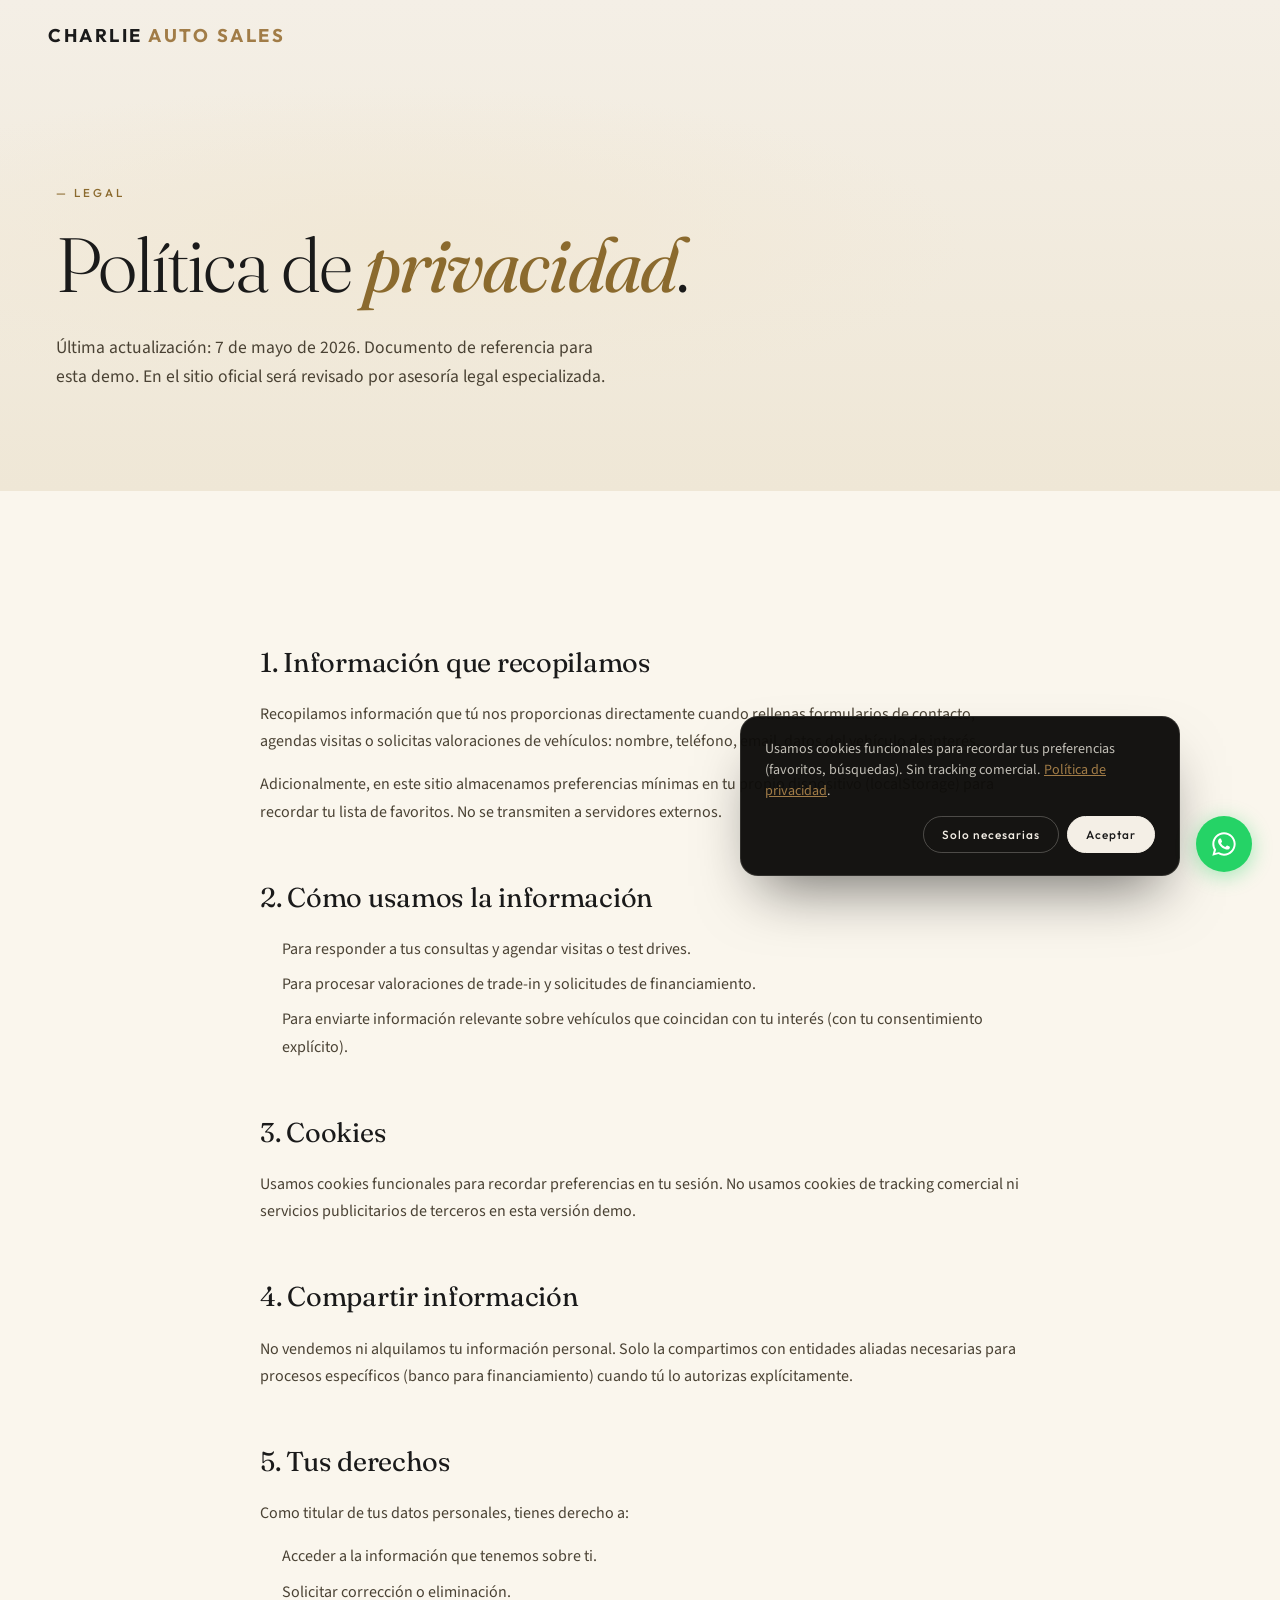
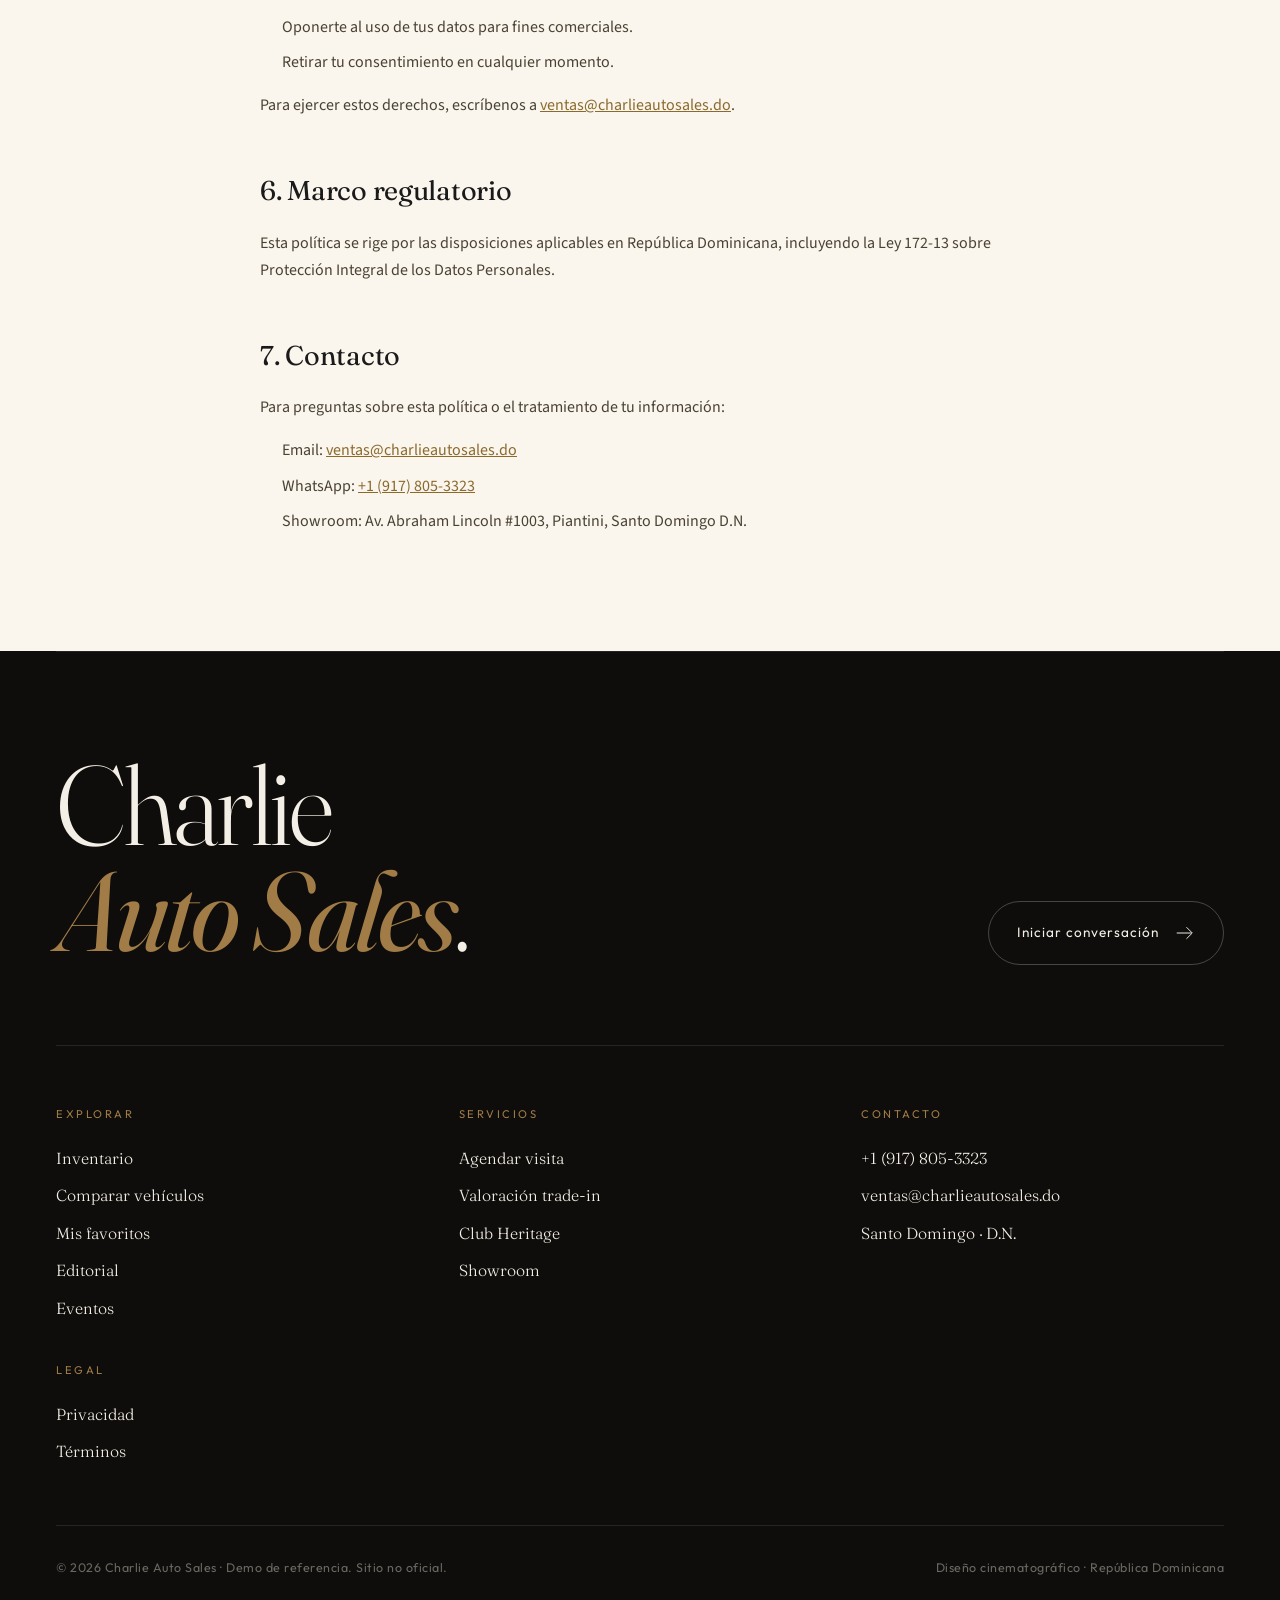
<file: privacidad.html>
<!DOCTYPE html>
<html lang="es">
<head>
  <meta charset="UTF-8">
  <meta name="viewport" content="width=device-width, initial-scale=1.0">
  <title>Política de Privacidad — Charlie Auto Sales</title>
  <link rel="icon" href="favicon.svg" type="image/svg+xml">
  <link rel="preconnect" href="https://fonts.googleapis.com">
  <link rel="preconnect" href="https://fonts.gstatic.com" crossorigin>
  <link href="https://fonts.googleapis.com/css2?family=Bebas+Neue&family=Fraunces:ital,opsz,wght@0,9..144,300;0,9..144,400;1,9..144,300&family=Outfit:wght@200;300;400;500;600;700&family=Source+Sans+3:wght@300;400;500;600&display=swap" rel="stylesheet">
  <link rel="stylesheet" href="css/shared.css?v=7">
  <link rel="stylesheet" href="css/index.css?v=7">
  <link rel="stylesheet" href="css/pages.css?v=7">
</head>
<body>
  <div data-shell="navbar"></div>

  <header class="page-header">
    <div class="page-header__inner">
      <span class="page-header__eyebrow">— Legal</span>
      <h1 class="page-header__title">Política de <em>privacidad</em>.</h1>
      <p class="page-header__lede">Última actualización: 7 de mayo de 2026. Documento de referencia para esta demo. En el sitio oficial será revisado por asesoría legal especializada.</p>
    </div>
  </header>

  <section class="page-section">
    <div class="prose">
      <h2>1. Información que recopilamos</h2>
      <p>Recopilamos información que tú nos proporcionas directamente cuando rellenas formularios de contacto, agendas visitas o solicitas valoraciones de vehículos: nombre, teléfono, email, datos del vehículo de interés.</p>
      <p>Adicionalmente, en este sitio almacenamos preferencias mínimas en tu propio dispositivo (localStorage) para recordar tu lista de favoritos. No se transmiten a servidores externos.</p>

      <h2>2. Cómo usamos la información</h2>
      <ul>
        <li>Para responder a tus consultas y agendar visitas o test drives.</li>
        <li>Para procesar valoraciones de trade-in y solicitudes de financiamiento.</li>
        <li>Para enviarte información relevante sobre vehículos que coincidan con tu interés (con tu consentimiento explícito).</li>
      </ul>

      <h2>3. Cookies</h2>
      <p>Usamos cookies funcionales para recordar preferencias en tu sesión. No usamos cookies de tracking comercial ni servicios publicitarios de terceros en esta versión demo.</p>

      <h2>4. Compartir información</h2>
      <p>No vendemos ni alquilamos tu información personal. Solo la compartimos con entidades aliadas necesarias para procesos específicos (banco para financiamiento) cuando tú lo autorizas explícitamente.</p>

      <h2>5. Tus derechos</h2>
      <p>Como titular de tus datos personales, tienes derecho a:</p>
      <ul>
        <li>Acceder a la información que tenemos sobre ti.</li>
        <li>Solicitar corrección o eliminación.</li>
        <li>Oponerte al uso de tus datos para fines comerciales.</li>
        <li>Retirar tu consentimiento en cualquier momento.</li>
      </ul>
      <p>Para ejercer estos derechos, escríbenos a <a href="mailto:ventas@charlieautosales.do">ventas@charlieautosales.do</a>.</p>

      <h2>6. Marco regulatorio</h2>
      <p>Esta política se rige por las disposiciones aplicables en República Dominicana, incluyendo la Ley 172-13 sobre Protección Integral de los Datos Personales.</p>

      <h2>7. Contacto</h2>
      <p>Para preguntas sobre esta política o el tratamiento de tu información:</p>
      <ul>
        <li>Email: <a href="mailto:ventas@charlieautosales.do">ventas@charlieautosales.do</a></li>
        <li>WhatsApp: <a href="https://wa.me/19178053323?text=Hola%2C%20escribo%20desde%20su%20sitio%20web%20y%20tengo%20una%20consulta%20sobre%20privacidad.">+1 (917) 805-3323</a></li>
        <li>Showroom: Av. Abraham Lincoln #1003, Piantini, Santo Domingo D.N.</li>
      </ul>
    </div>
  </section>

  <div data-shell="footer"></div>

  <script src="js/features.js?v=7"></script>
  <script src="js/page-shell.js?v=7"></script>
</body>
</html>
</file>
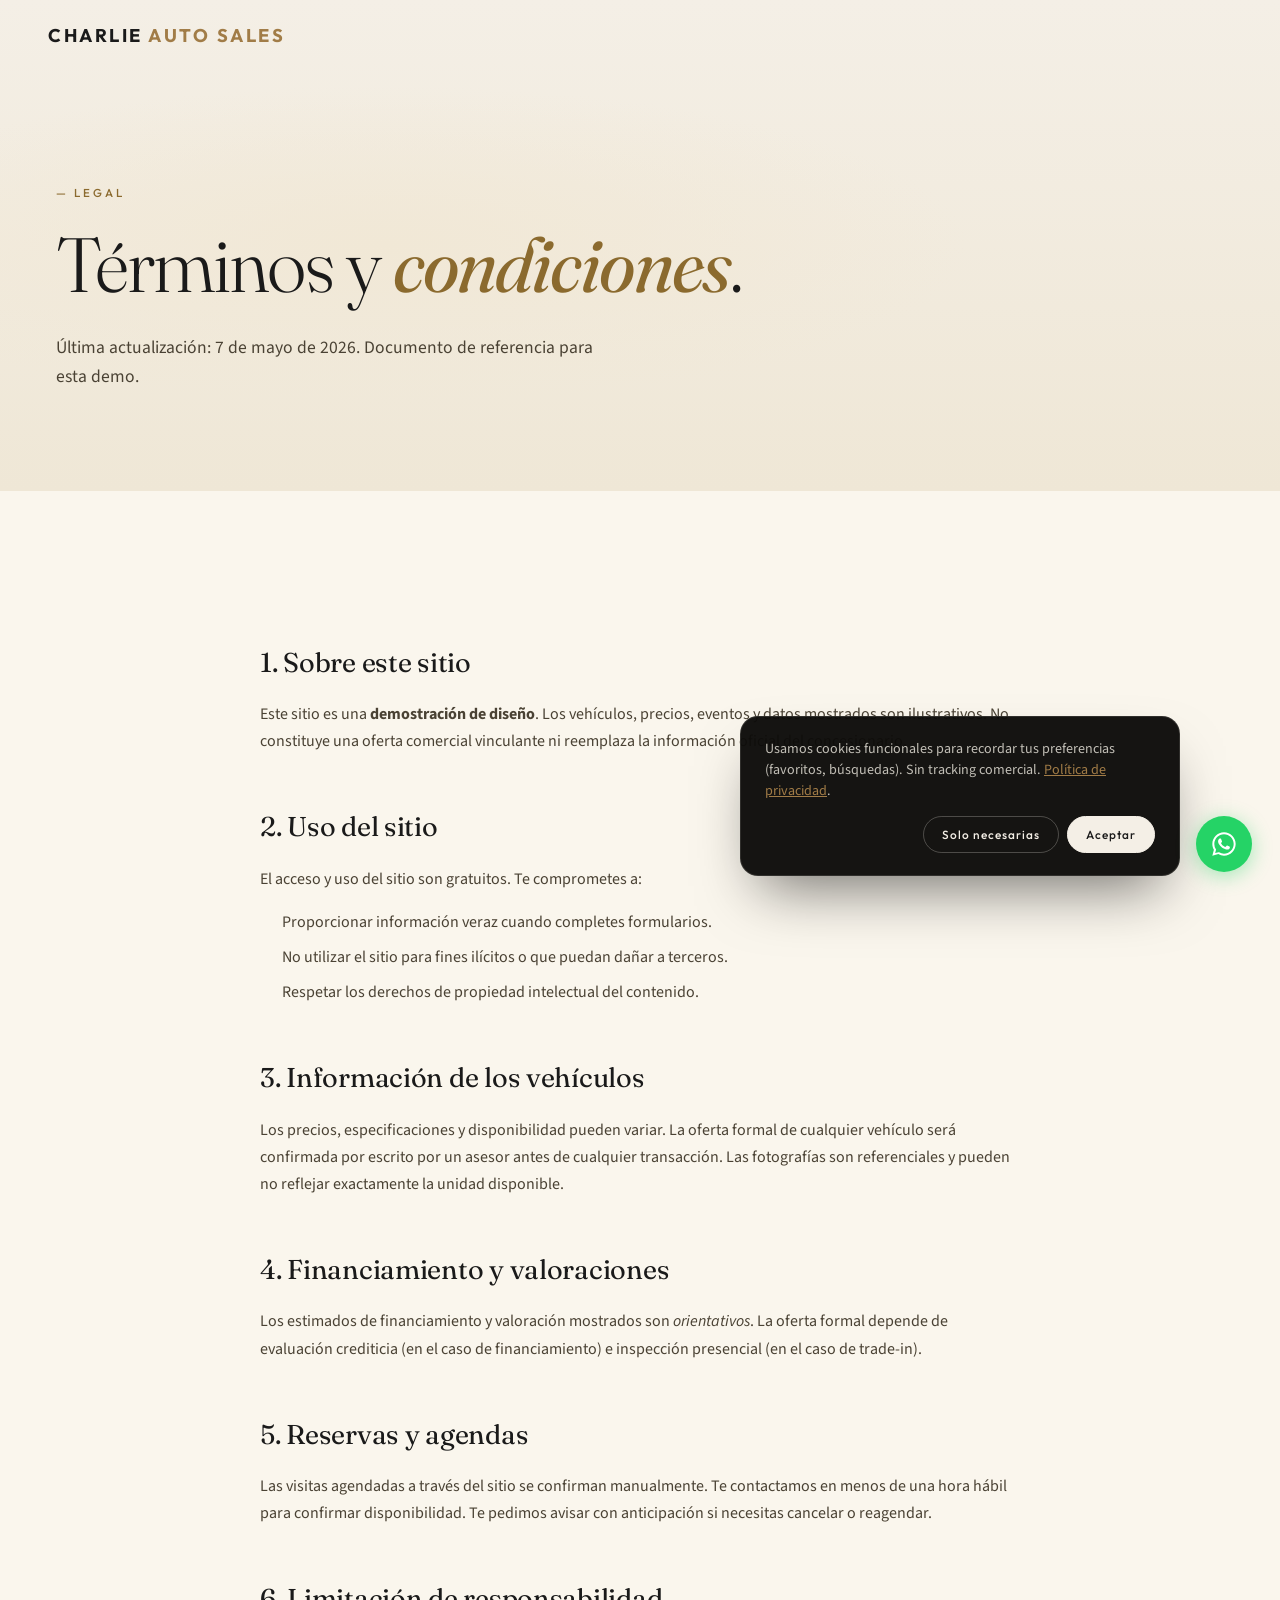
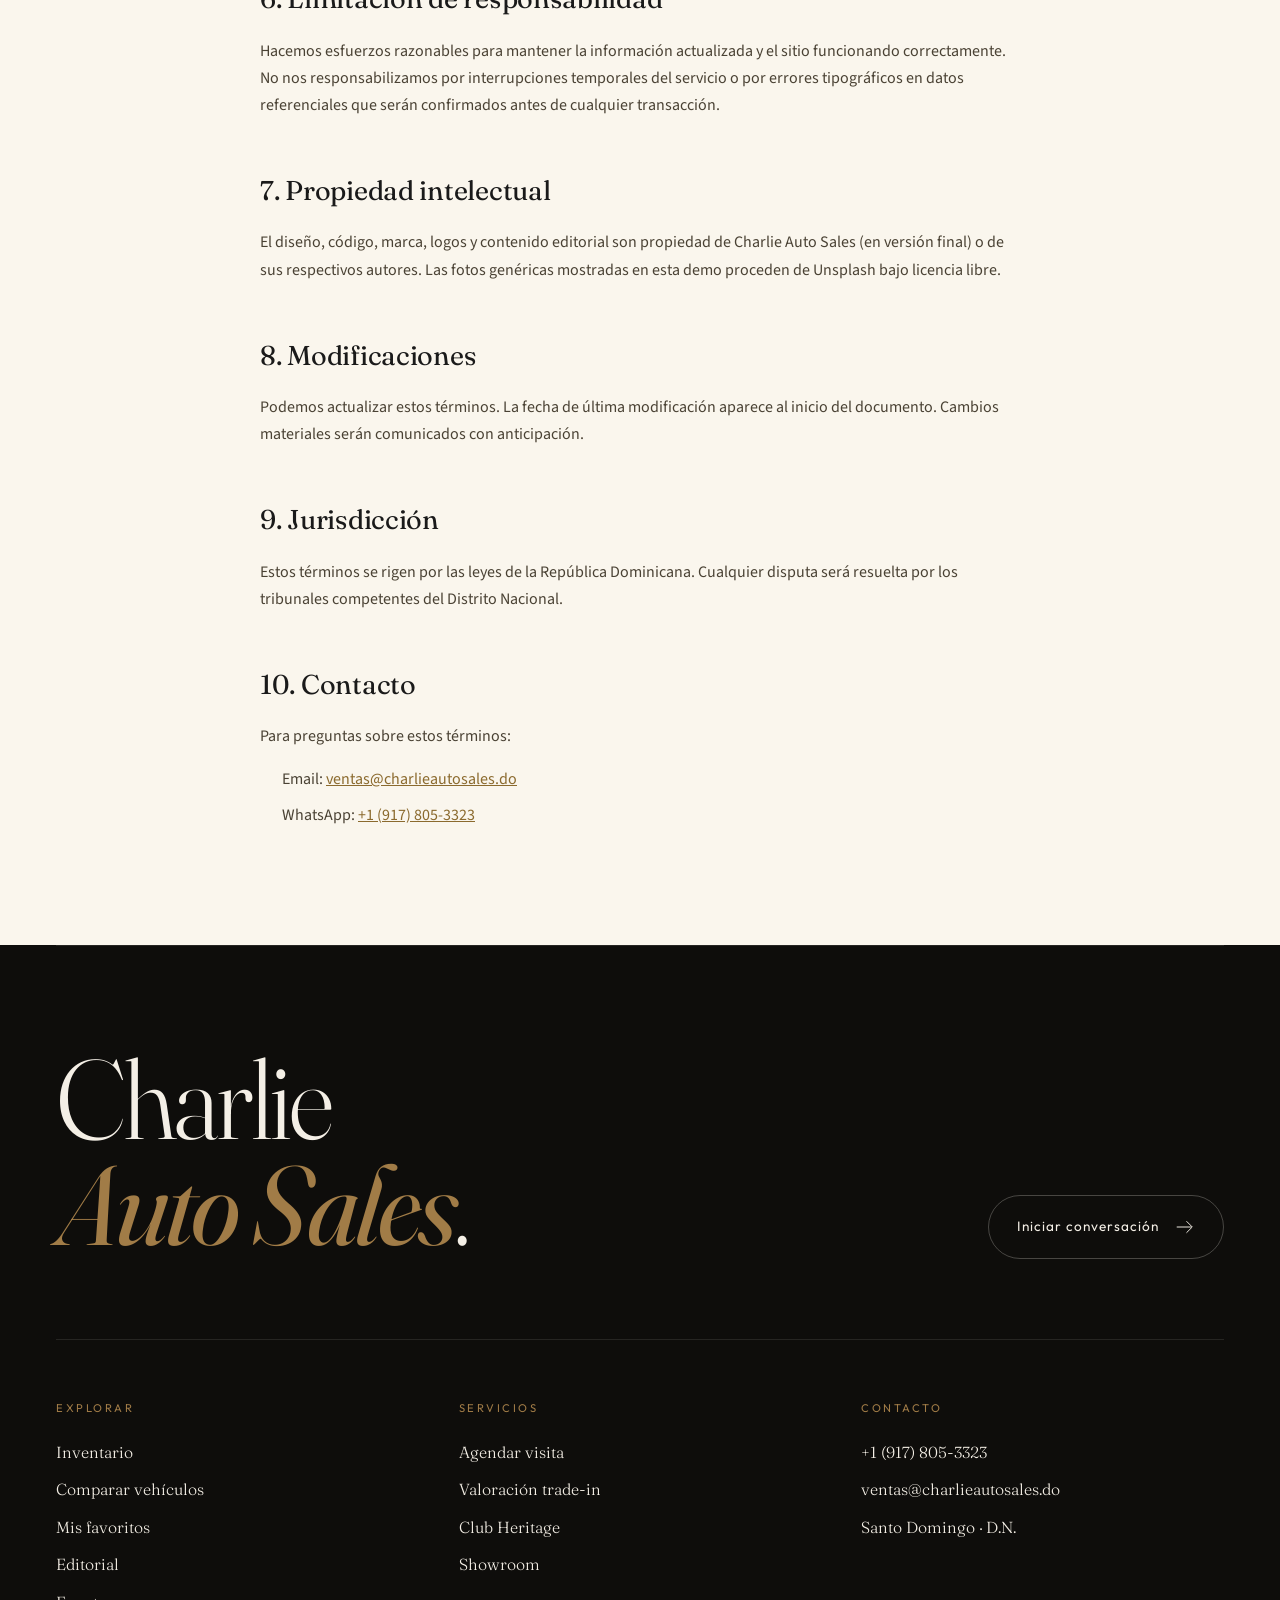
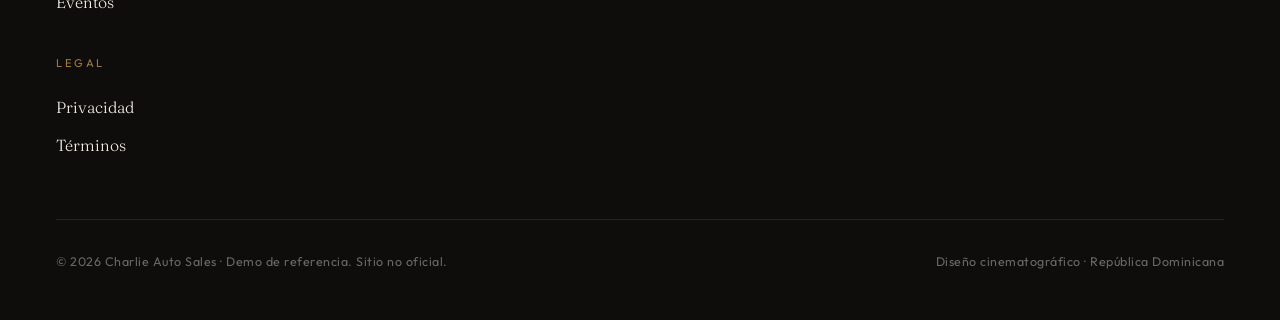
<file: terminos.html>
<!DOCTYPE html>
<html lang="es">
<head>
  <meta charset="UTF-8">
  <meta name="viewport" content="width=device-width, initial-scale=1.0">
  <title>Términos y Condiciones — Charlie Auto Sales</title>
  <link rel="icon" href="favicon.svg" type="image/svg+xml">
  <link rel="preconnect" href="https://fonts.googleapis.com">
  <link rel="preconnect" href="https://fonts.gstatic.com" crossorigin>
  <link href="https://fonts.googleapis.com/css2?family=Bebas+Neue&family=Fraunces:ital,opsz,wght@0,9..144,300;0,9..144,400;1,9..144,300&family=Outfit:wght@200;300;400;500;600;700&family=Source+Sans+3:wght@300;400;500;600&display=swap" rel="stylesheet">
  <link rel="stylesheet" href="css/shared.css?v=7">
  <link rel="stylesheet" href="css/index.css?v=7">
  <link rel="stylesheet" href="css/pages.css?v=7">
</head>
<body>
  <div data-shell="navbar"></div>

  <header class="page-header">
    <div class="page-header__inner">
      <span class="page-header__eyebrow">— Legal</span>
      <h1 class="page-header__title">Términos y <em>condiciones</em>.</h1>
      <p class="page-header__lede">Última actualización: 7 de mayo de 2026. Documento de referencia para esta demo.</p>
    </div>
  </header>

  <section class="page-section">
    <div class="prose">
      <h2>1. Sobre este sitio</h2>
      <p>Este sitio es una <strong>demostración de diseño</strong>. Los vehículos, precios, eventos y datos mostrados son ilustrativos. No constituye una oferta comercial vinculante ni reemplaza la información oficial del concesionario.</p>

      <h2>2. Uso del sitio</h2>
      <p>El acceso y uso del sitio son gratuitos. Te comprometes a:</p>
      <ul>
        <li>Proporcionar información veraz cuando completes formularios.</li>
        <li>No utilizar el sitio para fines ilícitos o que puedan dañar a terceros.</li>
        <li>Respetar los derechos de propiedad intelectual del contenido.</li>
      </ul>

      <h2>3. Información de los vehículos</h2>
      <p>Los precios, especificaciones y disponibilidad pueden variar. La oferta formal de cualquier vehículo será confirmada por escrito por un asesor antes de cualquier transacción. Las fotografías son referenciales y pueden no reflejar exactamente la unidad disponible.</p>

      <h2>4. Financiamiento y valoraciones</h2>
      <p>Los estimados de financiamiento y valoración mostrados son <em>orientativos</em>. La oferta formal depende de evaluación crediticia (en el caso de financiamiento) e inspección presencial (en el caso de trade-in).</p>

      <h2>5. Reservas y agendas</h2>
      <p>Las visitas agendadas a través del sitio se confirman manualmente. Te contactamos en menos de una hora hábil para confirmar disponibilidad. Te pedimos avisar con anticipación si necesitas cancelar o reagendar.</p>

      <h2>6. Limitación de responsabilidad</h2>
      <p>Hacemos esfuerzos razonables para mantener la información actualizada y el sitio funcionando correctamente. No nos responsabilizamos por interrupciones temporales del servicio o por errores tipográficos en datos referenciales que serán confirmados antes de cualquier transacción.</p>

      <h2>7. Propiedad intelectual</h2>
      <p>El diseño, código, marca, logos y contenido editorial son propiedad de Charlie Auto Sales (en versión final) o de sus respectivos autores. Las fotos genéricas mostradas en esta demo proceden de Unsplash bajo licencia libre.</p>

      <h2>8. Modificaciones</h2>
      <p>Podemos actualizar estos términos. La fecha de última modificación aparece al inicio del documento. Cambios materiales serán comunicados con anticipación.</p>

      <h2>9. Jurisdicción</h2>
      <p>Estos términos se rigen por las leyes de la República Dominicana. Cualquier disputa será resuelta por los tribunales competentes del Distrito Nacional.</p>

      <h2>10. Contacto</h2>
      <p>Para preguntas sobre estos términos:</p>
      <ul>
        <li>Email: <a href="mailto:ventas@charlieautosales.do">ventas@charlieautosales.do</a></li>
        <li>WhatsApp: <a href="https://wa.me/19178053323?text=Hola%2C%20escribo%20desde%20su%20sitio%20web%20y%20tengo%20una%20consulta%20sobre%20los%20t%C3%A9rminos.">+1 (917) 805-3323</a></li>
      </ul>
    </div>
  </section>

  <div data-shell="footer"></div>

  <script src="js/features.js?v=7"></script>
  <script src="js/page-shell.js?v=7"></script>
</body>
</html>
</file>
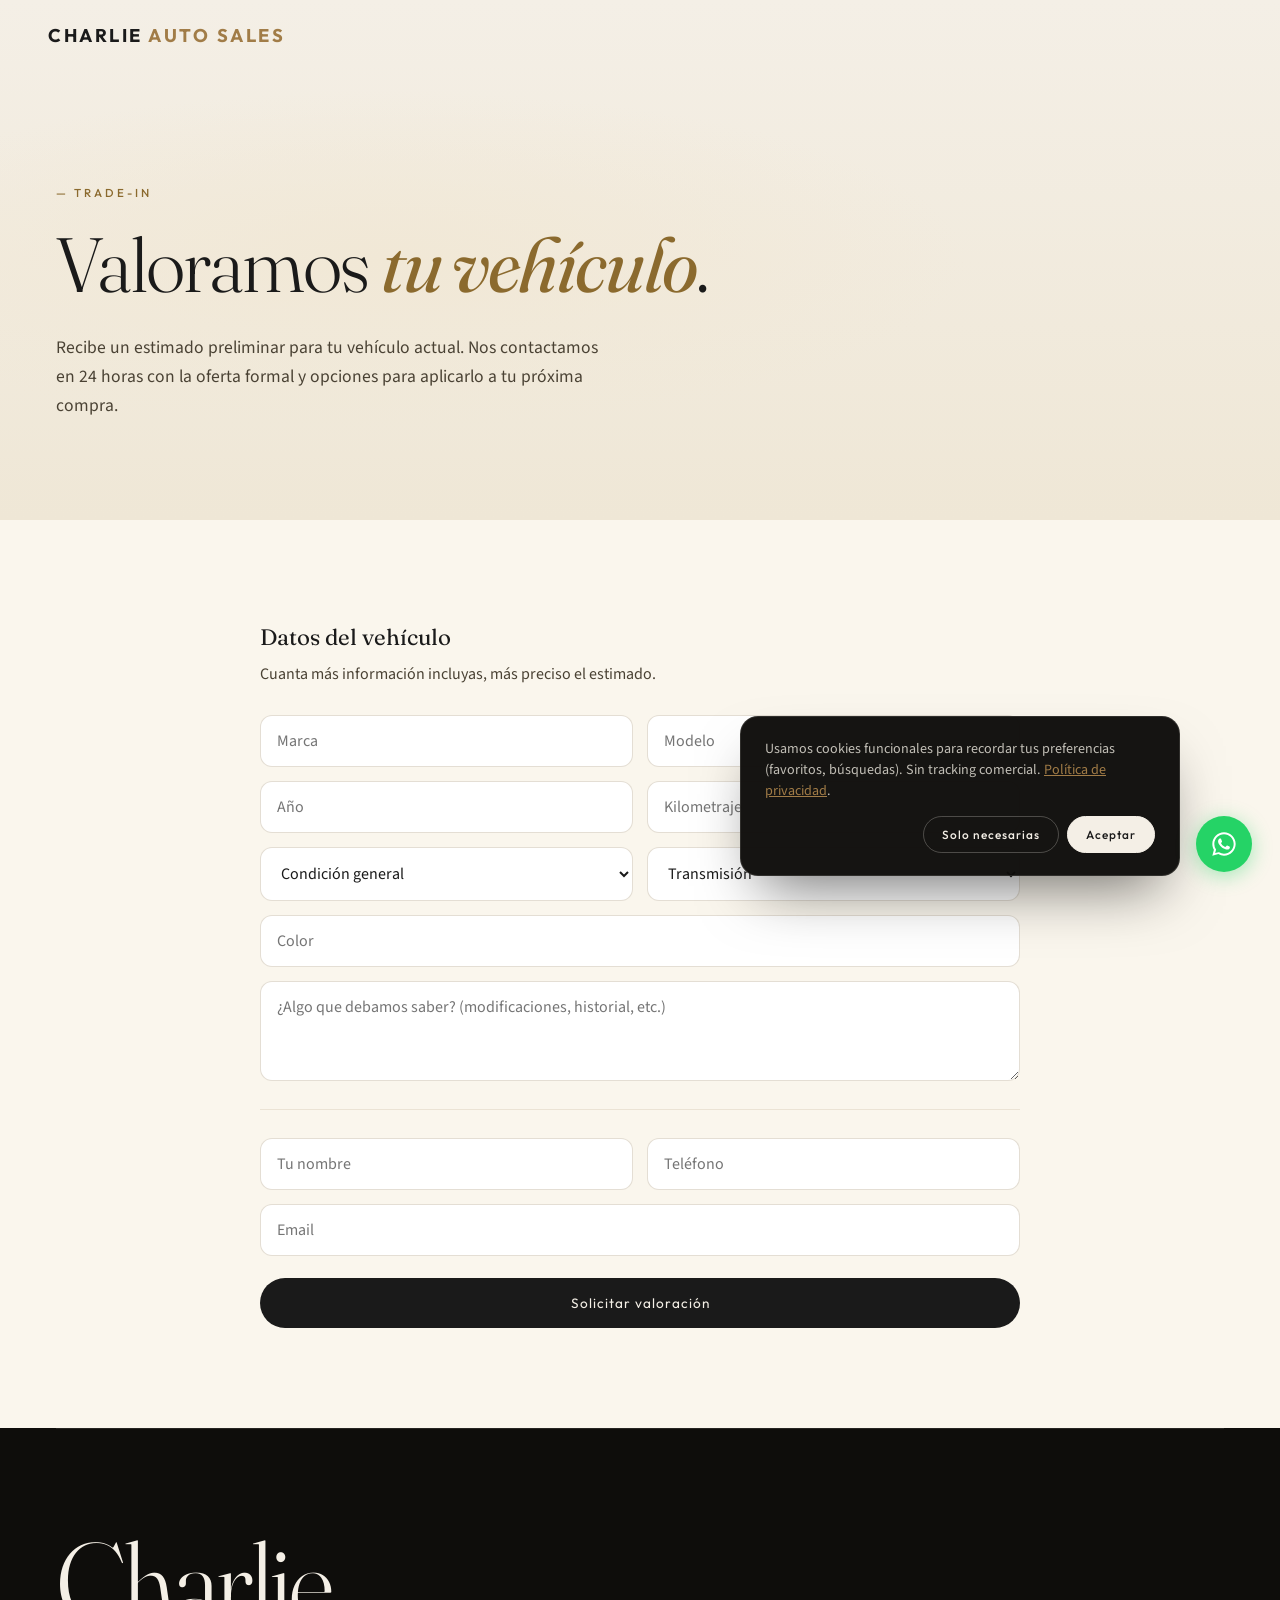
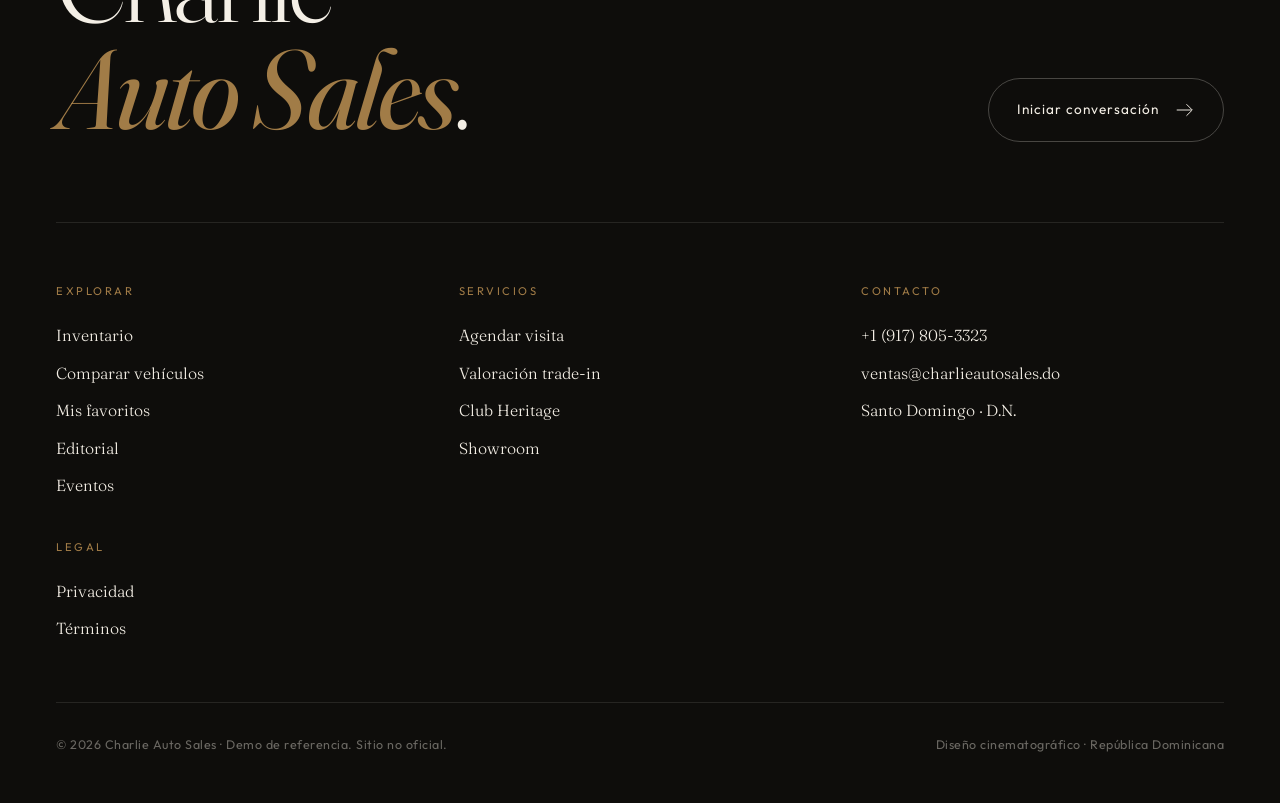
<file: valoracion.html>
<!DOCTYPE html>
<html lang="es">
<head>
  <meta charset="UTF-8">
  <meta name="viewport" content="width=device-width, initial-scale=1.0">
  <title>Valoración Trade-In — Charlie Auto Sales</title>
  <link rel="icon" href="favicon.svg" type="image/svg+xml">
  <link rel="preconnect" href="https://fonts.googleapis.com">
  <link rel="preconnect" href="https://fonts.gstatic.com" crossorigin>
  <link href="https://fonts.googleapis.com/css2?family=Bebas+Neue&family=Fraunces:ital,opsz,wght@0,9..144,300;0,9..144,400;1,9..144,300&family=Outfit:wght@200;300;400;500;600;700&family=Source+Sans+3:wght@300;400;500;600&display=swap" rel="stylesheet">
  <link rel="stylesheet" href="css/shared.css?v=7">
  <link rel="stylesheet" href="css/index.css?v=7">
  <link rel="stylesheet" href="css/pages.css?v=7">
</head>
<body>
  <div data-shell="navbar"></div>

  <header class="page-header">
    <div class="page-header__inner">
      <span class="page-header__eyebrow">— Trade-in</span>
      <h1 class="page-header__title">Valoramos <em>tu vehículo</em>.</h1>
      <p class="page-header__lede">Recibe un estimado preliminar para tu vehículo actual. Nos contactamos en 24 horas con la oferta formal y opciones para aplicarlo a tu próxima compra.</p>
    </div>
  </header>

  <section class="page-section">
    <div class="page-section__inner" style="max-width:760px">
      <form class="booking-form" id="tradeForm" onsubmit="event.preventDefault();" style="display:grid;gap:14px;grid-template-columns:1fr 1fr">
        <div style="grid-column:1 / -1">
          <h3 class="booking-form__title" style="margin-bottom:6px">Datos del vehículo</h3>
          <p style="font-family:'Source Sans 3',sans-serif;color:var(--ink-500);margin:0 0 14px">Cuanta más información incluyas, más preciso el estimado.</p>
        </div>

        <input name="marca" placeholder="Marca" required>
        <input name="modelo" placeholder="Modelo" required>
        <input name="ano" type="number" placeholder="Año" required min="1990" max="2026">
        <input name="km" type="number" placeholder="Kilometraje" required>
        <select name="condicion">
          <option value="">Condición general</option>
          <option>Excelente</option>
          <option>Buena</option>
          <option>Regular</option>
          <option>Necesita reparaciones</option>
        </select>
        <select name="transmision">
          <option value="">Transmisión</option>
          <option>Automática</option>
          <option>Manual</option>
        </select>
        <input name="color" placeholder="Color" style="grid-column:1 / -1">
        <textarea name="notas" placeholder="¿Algo que debamos saber? (modificaciones, historial, etc.)" style="grid-column:1 / -1;min-height:100px"></textarea>

        <div style="grid-column:1 / -1; height:1px; background:rgba(120,90,40,0.12); margin:14px 0"></div>

        <input name="nombre" placeholder="Tu nombre" required>
        <input name="telefono" type="tel" placeholder="Teléfono" required>
        <input name="email" type="email" placeholder="Email" style="grid-column:1 / -1">

        <button type="submit" style="grid-column:1 / -1">Solicitar valoración</button>
      </form>
    </div>
  </section>

  <div data-shell="footer"></div>

  <script src="js/features.js?v=7"></script>
  <script src="js/page-shell.js?v=7"></script>
  <script>
  document.getElementById('tradeForm').addEventListener('submit', (e) => {
    const fd = new FormData(e.target);
    // Basic estimate (demo): formula based on year + km + condition
    const ano = parseInt(fd.get('ano')) || 2020;
    const km = parseInt(fd.get('km')) || 0;
    const condicion = fd.get('condicion');
    const ageFactor = Math.max(0.25, 1 - (2026 - ano) * 0.08);
    const kmFactor = Math.max(0.5, 1 - (km / 200000) * 0.5);
    const condFactor = { 'Excelente': 1, 'Buena': 0.92, 'Regular': 0.78, 'Necesita reparaciones': 0.55 }[condicion] || 0.85;
    const base = 2500000;
    const est = Math.round(base * ageFactor * kmFactor * condFactor / 1000) * 1000;
    const min = Math.round(est * 0.92 / 1000) * 1000;
    const max = Math.round(est * 1.08 / 1000) * 1000;
    MatosModal.open(`
      <div class="modal__success">
        <div class="check">✓</div>
        <h2>Estimado <em>preliminar</em></h2>
        <p>Para tu ${fd.get('marca')} ${fd.get('modelo')} ${fd.get('ano')}:</p>
        <p style="font-family:'Fraunces',serif;font-size:2rem;color:var(--bronze-600);margin:8px 0">RD$ ${min.toLocaleString('es-DO')} — ${max.toLocaleString('es-DO')}</p>
        <p style="font-size:0.85rem;color:var(--ink-300);font-style:italic">Estimado orientativo. Un asesor confirmará la oferta formal tras inspección presencial dentro de 24 horas.</p>
        <a href="https://wa.me/19178053323?text=Hola%2C%20acabo%20de%20solicitar%20una%20valoraci%C3%B3n%20trade-in%20a%20trav%C3%A9s%20de%20su%20sitio%20web.%20Me%20gustar%C3%ADa%20avanzar%20con%20el%20proceso." target="_blank" rel="noopener" class="btn-cinema btn-cinema--solid" style="margin-top:12px">Continuar por WhatsApp</a>
      </div>`);
  });
  </script>
</body>
</html>
</file>
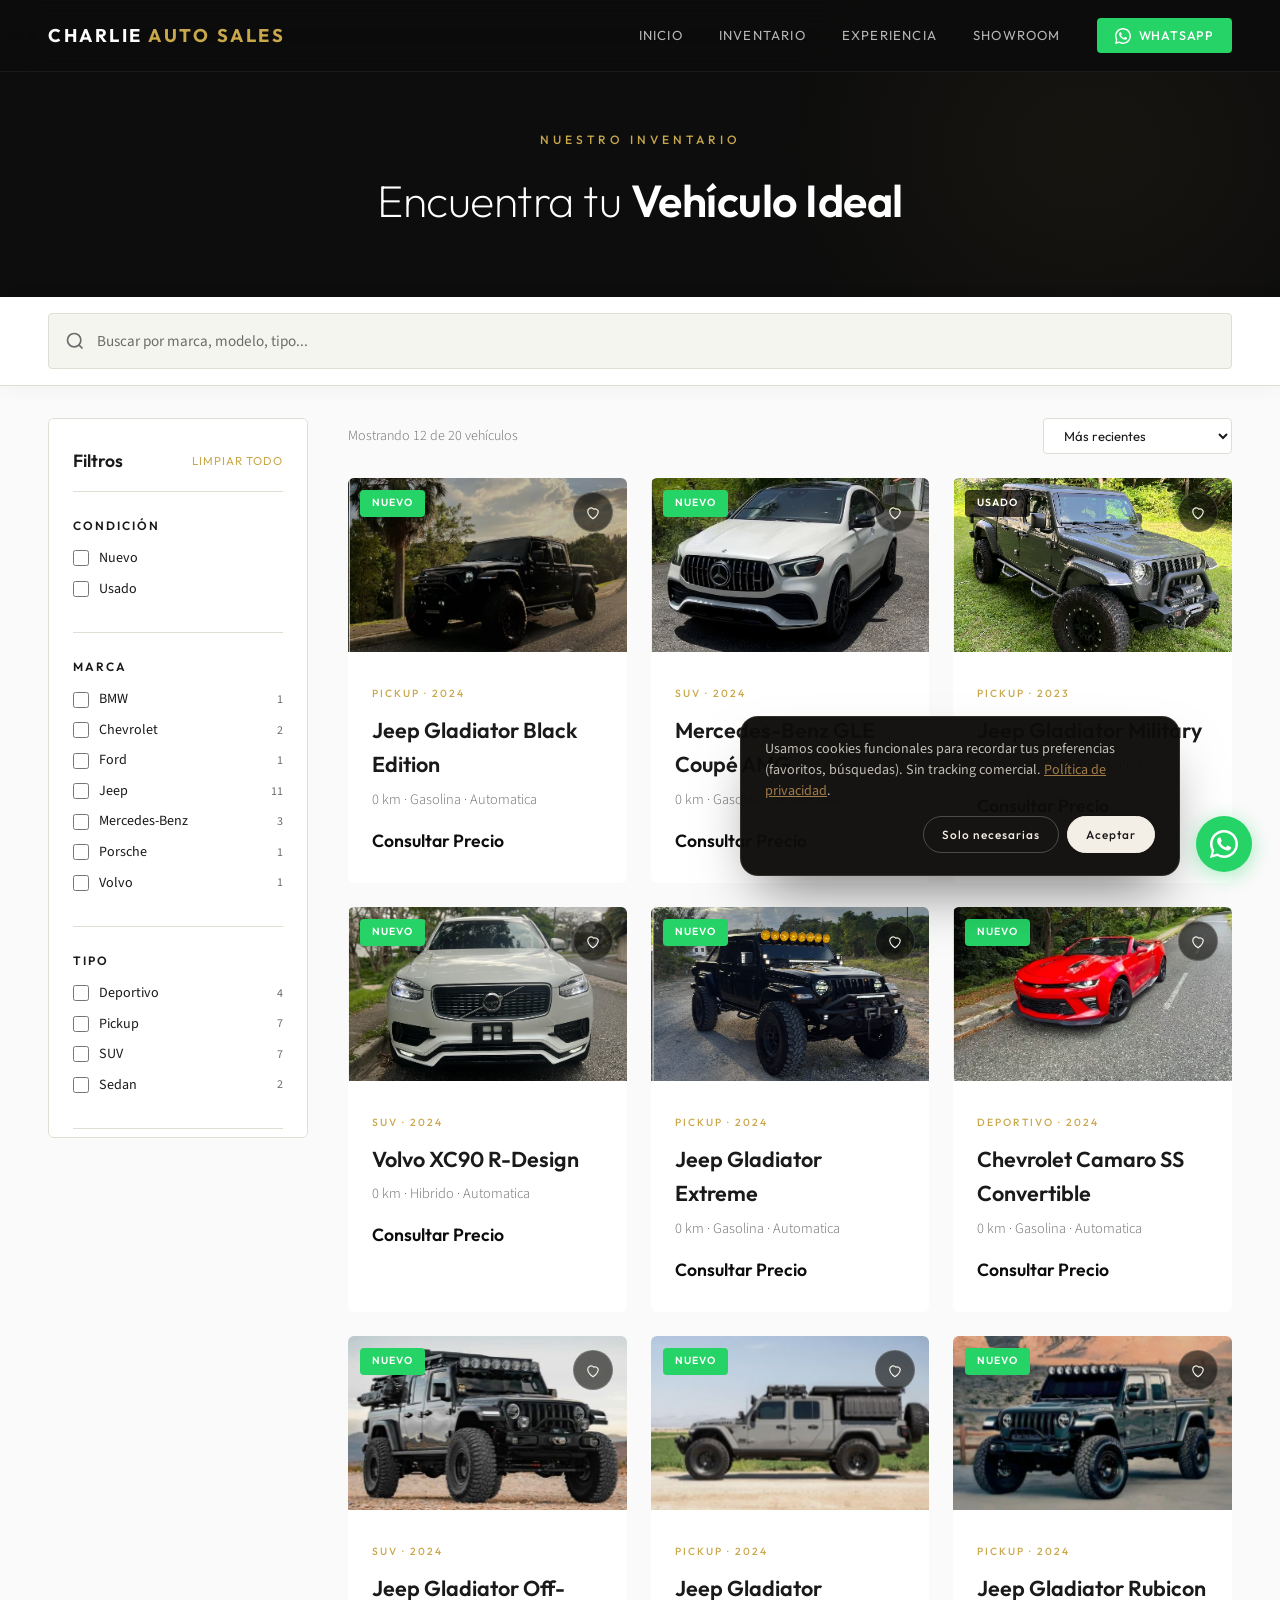
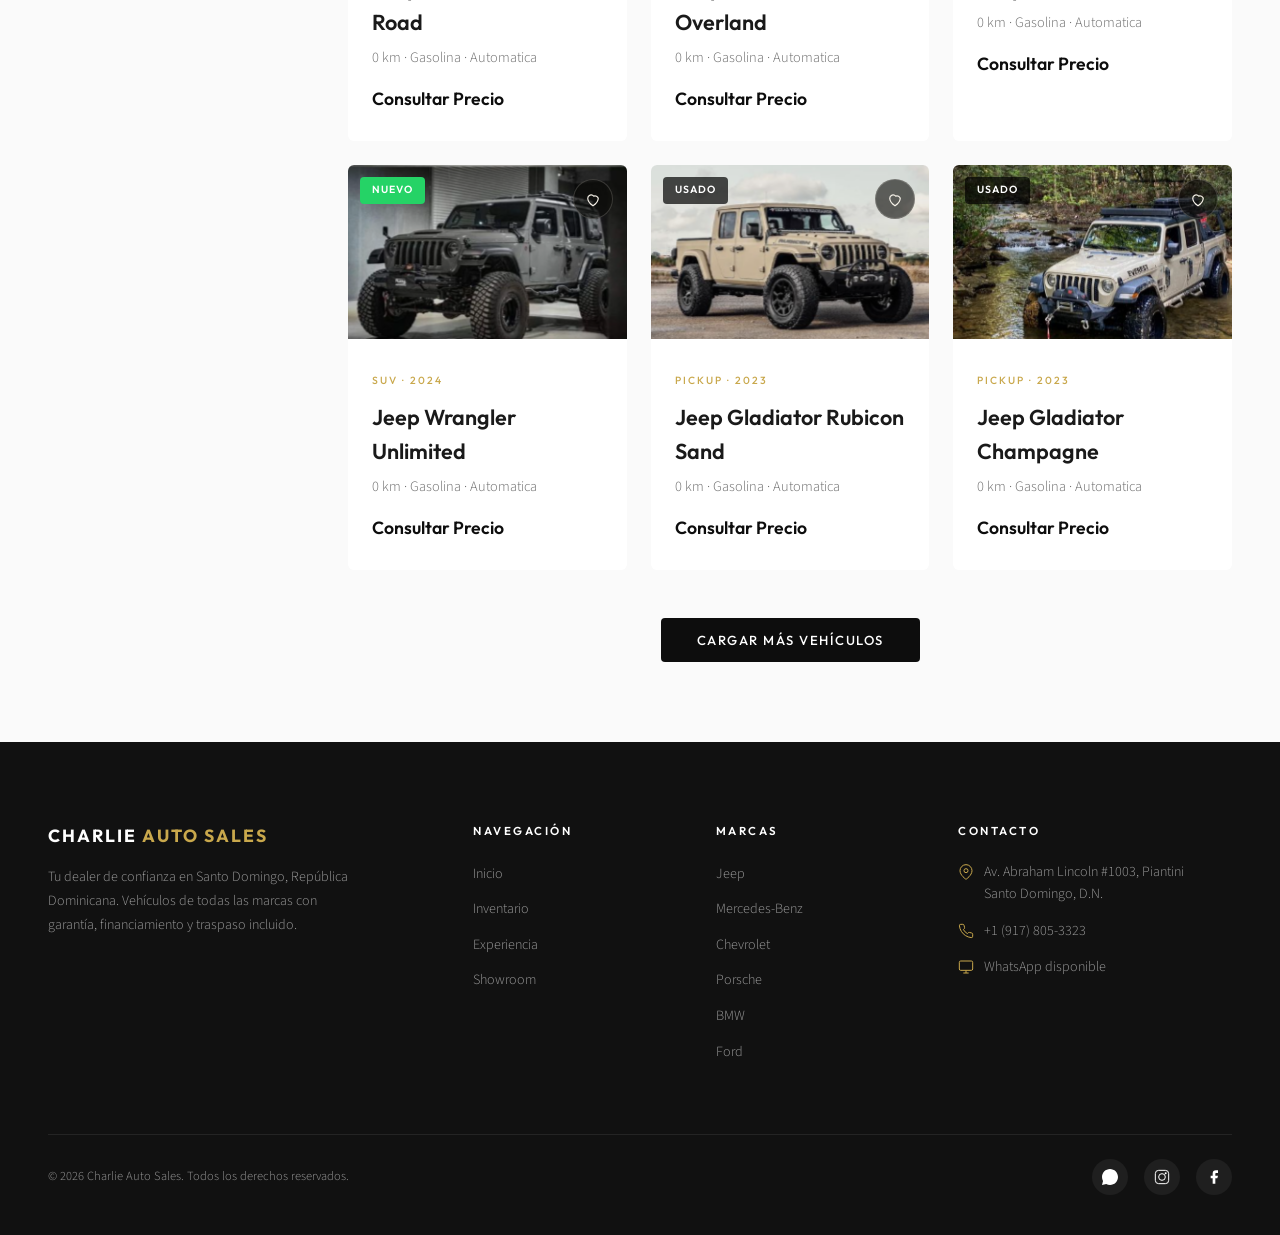
<file: vehiculo.html>
<!DOCTYPE html>
<html lang="es">
<head>
  <meta charset="UTF-8">
  <meta name="viewport" content="width=device-width, initial-scale=1.0">
  <title>Vehículo — Charlie Auto Sales</title>
  <link rel="icon" href="favicon.svg" type="image/svg+xml">
  <meta name="description" content="Detalle del vehículo — Charlie Auto Sales, concesionario premium en Santo Domingo.">
  <link rel="preconnect" href="https://fonts.googleapis.com">
  <link rel="preconnect" href="https://fonts.gstatic.com" crossorigin>
  <link href="https://fonts.googleapis.com/css2?family=Bebas+Neue&family=Outfit:wght@200;300;400;500;600;700&family=Source+Sans+3:wght@300;400;500;600&display=swap" rel="stylesheet">
  <link rel="stylesheet" href="css/shared.css?v=7">
  <link rel="stylesheet" href="css/vehiculo.css?v=7">
  <link rel="stylesheet" href="css/pages.css?v=7">
</head>
<body>

  <!-- ═══════════════════════════════════════════
       NAVBAR
  ═══════════════════════════════════════════ -->
  <nav class="navbar" id="navbar">
    <a href="index.html" class="navbar__logo">CHARLIE <span>AUTO SALES</span></a>
    <div class="navbar__links">
      <a href="index.html">Inicio</a>
      <a href="inventario.html">Inventario</a>
      <a href="index.html#experience">Experiencia</a>
      <a href="index.html#showroom">Showroom</a>
      <a href="https://wa.me/19178053323?text=Hola%2C%20escribo%20desde%20su%20sitio%20web%20y%20me%20gustar%C3%ADa%20conocer%20m%C3%A1s%20sobre%20los%20veh%C3%ADculos%20disponibles." class="navbar__whatsapp" target="_blank" rel="noopener">
        <svg viewBox="0 0 24 24"><path d="M17.472 14.382c-.297-.149-1.758-.867-2.03-.967-.273-.099-.471-.148-.67.15-.197.297-.767.966-.94 1.164-.173.199-.347.223-.644.075-.297-.15-1.255-.463-2.39-1.475-.883-.788-1.48-1.761-1.653-2.059-.173-.297-.018-.458.13-.606.134-.133.298-.347.446-.52.149-.174.198-.298.298-.497.099-.198.05-.371-.025-.52-.075-.149-.669-1.612-.916-2.207-.242-.579-.487-.5-.669-.51-.173-.008-.371-.01-.57-.01-.198 0-.52.074-.792.372-.272.297-1.04 1.016-1.04 2.479 0 1.462 1.065 2.875 1.213 3.074.149.198 2.096 3.2 5.077 4.487.709.306 1.262.489 1.694.625.712.227 1.36.195 1.871.118.571-.085 1.758-.719 2.006-1.413.248-.694.248-1.289.173-1.413-.074-.124-.272-.198-.57-.347z"/><path d="M12 0C5.373 0 0 5.373 0 12c0 2.118.553 4.106 1.519 5.834L0 24l6.335-1.652A11.943 11.943 0 0012 24c6.627 0 12-5.373 12-12S18.627 0 12 0zm0 21.818c-1.855 0-3.63-.5-5.182-1.446l-.37-.222-3.842 1.007 1.024-3.742-.243-.387A9.78 9.78 0 012.182 12c0-5.41 4.408-9.818 9.818-9.818S21.818 6.59 21.818 12s-4.408 9.818-9.818 9.818z"/></svg>
        WhatsApp
      </a>
    </div>
    <button class="navbar__burger" id="burger" aria-label="Abrir menu">
      <span></span><span></span><span></span>
    </button>
  </nav>

  <!-- Mobile Menu -->
  <div class="mobile-menu" id="mobileMenu">
    <a href="index.html">Inicio</a>
    <a href="inventario.html">Inventario</a>
    <a href="index.html#experience">Experiencia</a>
    <a href="index.html#showroom">Showroom</a>
    <a href="https://wa.me/19178053323?text=Hola%2C%20escribo%20desde%20su%20sitio%20web%20y%20me%20gustar%C3%ADa%20conocer%20m%C3%A1s%20sobre%20los%20veh%C3%ADculos%20disponibles." target="_blank" rel="noopener" class="btn btn--whatsapp" style="margin-top:16px;">
      <svg viewBox="0 0 24 24" style="width:18px;height:18px;fill:#fff"><path d="M17.472 14.382c-.297-.149-1.758-.867-2.03-.967-.273-.099-.471-.148-.67.15-.197.297-.767.966-.94 1.164-.173.199-.347.223-.644.075-.297-.15-1.255-.463-2.39-1.475-.883-.788-1.48-1.761-1.653-2.059-.173-.297-.018-.458.13-.606.134-.133.298-.347.446-.52.149-.174.198-.298.298-.497.099-.198.05-.371-.025-.52-.075-.149-.669-1.612-.916-2.207-.242-.579-.487-.5-.669-.51-.173-.008-.371-.01-.57-.01-.198 0-.52.074-.792.372-.272.297-1.04 1.016-1.04 2.479 0 1.462 1.065 2.875 1.213 3.074.149.198 2.096 3.2 5.077 4.487.709.306 1.262.489 1.694.625.712.227 1.36.195 1.871.118.571-.085 1.758-.719 2.006-1.413.248-.694.248-1.289.173-1.413-.074-.124-.272-.198-.57-.347z"/><path d="M12 0C5.373 0 0 5.373 0 12c0 2.118.553 4.106 1.519 5.834L0 24l6.335-1.652A11.943 11.943 0 0012 24c6.627 0 12-5.373 12-12S18.627 0 12 0z"/></svg>
      WhatsApp
    </a>
  </div>

  <!-- ═══════════════════════════════════════════
       BREADCRUMB
  ═══════════════════════════════════════════ -->
  <div class="detail-breadcrumb">
    <div class="detail-breadcrumb__inner">
      <a href="index.html">Inicio</a>
      <span class="detail-breadcrumb__sep">›</span>
      <a href="inventario.html">Inventario</a>
      <span class="detail-breadcrumb__sep">›</span>
      <span class="detail-breadcrumb__current" id="breadcrumbCurrent">Vehículo</span>
    </div>
  </div>

  <!-- ═══════════════════════════════════════════
       MAIN DETAIL
  ═══════════════════════════════════════════ -->
  <section class="detail-main">
    <div class="detail-main__inner">

      <!-- LEFT: Image Gallery -->
      <div class="detail-gallery">
        <div class="detail-gallery__main" id="galleryMain" style="cursor:zoom-in; position:relative">
          <img id="mainImage" src="" alt="Vehículo">
          <button id="vehWishBtn" class="wish-btn" data-wish-id="" aria-label="Guardar en favoritos">
            <svg viewBox="0 0 24 24"><path class="wish-fill wish-stroke" stroke="currentColor" stroke-width="1.6" fill="none" d="M12 21s-7-4.534-7-10a4.5 4.5 0 0 1 8-2.83A4.5 4.5 0 0 1 19 11c0 5.466-7 10-7 10z"/></svg>
          </button>
        </div>
        <div class="detail-gallery__thumbs" id="thumbStrip"></div>
      </div>

      <!-- RIGHT: Vehicle Info -->
      <div class="detail-info">
        <div class="detail-info__badges" id="detailBadges"></div>
        <h1 class="detail-info__title" id="detailTitle"></h1>
        <p class="detail-info__subtitle" id="detailSubtitle"></p>

        <p class="detail-info__price-old" id="detailPriceOld" style="display:none"></p>
        <p class="detail-info__price" id="detailPrice"></p>
        <p class="detail-info__finance">Financiamiento disponible · Aceptamos tu vehículo</p>

        <!-- Quick Specs -->
        <div class="detail-quick-specs">
          <div class="detail-quick-spec">
            <svg class="detail-quick-spec__icon" viewBox="0 0 24 24"><rect x="3" y="4" width="18" height="18" rx="2" ry="2"/><line x1="16" y1="2" x2="16" y2="6"/><line x1="8" y1="2" x2="8" y2="6"/><line x1="3" y1="10" x2="21" y2="10"/></svg>
            <p class="detail-quick-spec__value" id="qsAno"></p>
            <p class="detail-quick-spec__label">Año</p>
          </div>
          <div class="detail-quick-spec">
            <svg class="detail-quick-spec__icon" viewBox="0 0 24 24"><path d="M12 22c5.523 0 10-4.477 10-10S17.523 2 12 2 2 6.477 2 12s4.477 10 10 10z"/><path d="M12 6v6l4 2"/></svg>
            <p class="detail-quick-spec__value" id="qsKm"></p>
            <p class="detail-quick-spec__label">Kilometraje</p>
          </div>
          <div class="detail-quick-spec">
            <svg class="detail-quick-spec__icon" viewBox="0 0 24 24"><path d="M14 2H6a2 2 0 0 0-2 2v16a2 2 0 0 0 2 2h12a2 2 0 0 0 2-2V8z"/><polyline points="14 2 14 8 20 8"/></svg>
            <p class="detail-quick-spec__value" id="qsFuel"></p>
            <p class="detail-quick-spec__label">Combustible</p>
          </div>
          <div class="detail-quick-spec">
            <svg class="detail-quick-spec__icon" viewBox="0 0 24 24"><circle cx="12" cy="12" r="10"/><path d="M8 12h8M12 8v8"/></svg>
            <p class="detail-quick-spec__value" id="qsTrans"></p>
            <p class="detail-quick-spec__label">Transmisión</p>
          </div>
        </div>

        <!-- Description -->
        <div class="detail-description">
          <p id="detailDesc"></p>
        </div>

        <!-- Specs Table -->
        <div class="detail-specs">
          <h3 class="detail-specs__title">Especificaciones</h3>
          <table><tbody id="specsTable"></tbody></table>
        </div>

        <!-- Features List -->
        <div class="detail-features">
          <h3 class="detail-specs__title">Características</h3>
          <ul id="featuresList"></ul>
        </div>

        <!-- CTA Buttons -->
        <div class="detail-ctas">
          <a id="whatsappCTA" href="#" target="_blank" rel="noopener" class="btn btn--whatsapp">
            <svg viewBox="0 0 24 24" style="width:20px;height:20px;fill:#fff"><path d="M17.472 14.382c-.297-.149-1.758-.867-2.03-.967-.273-.099-.471-.148-.67.15-.197.297-.767.966-.94 1.164-.173.199-.347.223-.644.075-.297-.15-1.255-.463-2.39-1.475-.883-.788-1.48-1.761-1.653-2.059-.173-.297-.018-.458.13-.606.134-.133.298-.347.446-.52.149-.174.198-.298.298-.497.099-.198.05-.371-.025-.52-.075-.149-.669-1.612-.916-2.207-.242-.579-.487-.5-.669-.51-.173-.008-.371-.01-.57-.01-.198 0-.52.074-.792.372-.272.297-1.04 1.016-1.04 2.479 0 1.462 1.065 2.875 1.213 3.074.149.198 2.096 3.2 5.077 4.487.709.306 1.262.489 1.694.625.712.227 1.36.195 1.871.118.571-.085 1.758-.719 2.006-1.413.248-.694.248-1.289.173-1.413-.074-.124-.272-.198-.57-.347z"/><path d="M12 0C5.373 0 0 5.373 0 12c0 2.118.553 4.106 1.519 5.834L0 24l6.335-1.652A11.943 11.943 0 0012 24c6.627 0 12-5.373 12-12S18.627 0 12 0z"/></svg>
            Consultar por WhatsApp
          </a>
          <button id="quoteBtn" class="btn btn--outline" type="button">
            <svg viewBox="0 0 24 24" width="18" height="18" fill="none" stroke="currentColor" stroke-width="1.5"><path d="M14 2H6a2 2 0 0 0-2 2v16a2 2 0 0 0 2 2h12a2 2 0 0 0 2-2V8z"/><polyline points="14 2 14 8 20 8"/><line x1="16" y1="13" x2="8" y2="13"/><line x1="16" y1="17" x2="8" y2="17"/></svg>
            Solicitar cotización
          </button>
          <a id="callCTA" href="tel:+19178053323" class="btn btn--outline">
            <svg viewBox="0 0 24 24" style="width:18px;height:18px;stroke:#fff;fill:none;stroke-width:1.5"><path d="M22 16.92v3a2 2 0 0 1-2.18 2 19.79 19.79 0 0 1-8.63-3.07 19.5 19.5 0 0 1-6-6 19.79 19.79 0 0 1-3.07-8.67A2 2 0 0 1 4.11 2h3a2 2 0 0 1 2 1.72c.127.96.361 1.903.7 2.81a2 2 0 0 1-.45 2.11L8.09 9.91a16 16 0 0 0 6 6l1.27-1.27a2 2 0 0 1 2.11-.45c.907.339 1.85.573 2.81.7A2 2 0 0 1 22 16.92z"/></svg>
            Llamar Ahora
          </a>
        </div>

        <!-- Quick Action Strip -->
        <div style="display:flex;gap:8px;flex-wrap:wrap;margin-top:14px">
          <a href="cita.html" class="btn-cinema btn-cinema--ghost" style="padding:10px 18px;font-size:0.74rem">Agendar test drive</a>
          <a href="comparar.html" class="btn-cinema btn-cinema--ghost" style="padding:10px 18px;font-size:0.74rem">Comparar</a>
          <a href="valoracion.html" class="btn-cinema btn-cinema--ghost" style="padding:10px 18px;font-size:0.74rem">Valorar mi vehículo</a>
        </div>

        <!-- Social Proof -->
        <div class="detail-viewers">
          <span class="detail-viewers__dot"></span>
          <span id="viewerCount"></span>
        </div>
      </div>
    </div>
  </section>

  <!-- ═══════════════════════════════════════════
       FINANCE CALCULATOR
  ═══════════════════════════════════════════ -->
  <section style="padding: 80px 56px; background: var(--color-bg-light, #f5f5f0)">
    <div style="max-width: 1340px; margin: 0 auto">
      <div style="margin-bottom: 32px; max-width: 720px">
        <span class="page-header__eyebrow">— Financiamiento</span>
        <h2 class="page-header__title" style="font-size: clamp(2rem, 4vw, 3rem); margin-top:6px">Calcula tu <em>cuota mensual</em>.</h2>
        <p class="page-header__lede" style="margin-top: 16px">Estimado orientativo basado en términos estándar del mercado dominicano. La oferta formal depende de evaluación crediticia con bancos aliados.</p>
      </div>

      <div class="finance-calc" id="financeCalc">
        <div class="finance-calc__grid">
          <div class="finance-calc__inputs">
            <div class="finance-calc__field">
              <label>Precio del vehículo (RD$)</label>
              <input type="number" data-fc-price min="0" step="10000">
            </div>
            <div class="finance-calc__field">
              <label>Inicial (% del precio): <span data-fc-down>20</span>%</label>
              <input type="range" data-fc-down-range min="10" max="80" value="20" step="5">
            </div>
            <div class="finance-calc__field">
              <label>Plazo (meses)</label>
              <input type="number" data-fc-term min="12" max="84" step="6" value="60">
            </div>
            <div class="finance-calc__field">
              <label>Tasa anual (%)</label>
              <input type="number" data-fc-rate min="1" max="30" step="0.5" value="13">
            </div>
          </div>

          <div class="finance-calc__results">
            <div class="finance-calc__result-row finance-calc__result-row--main">
              <span class="finance-calc__result-label">Cuota mensual</span>
              <span class="finance-calc__result-value" data-fc-monthly>—</span>
            </div>
            <div class="finance-calc__result-row">
              <span class="finance-calc__result-label">Total a pagar</span>
              <span class="finance-calc__result-value" data-fc-total>—</span>
            </div>
            <div class="finance-calc__result-row">
              <span class="finance-calc__result-label">Intereses totales</span>
              <span class="finance-calc__result-value" data-fc-interest>—</span>
            </div>
            <p class="finance-calc__disclaimer">* Estimado referencial. Tasa final depende de tu perfil crediticio.</p>
          </div>
        </div>
      </div>
    </div>
  </section>

  <!-- ═══════════════════════════════════════════
       SIMILAR VEHICLES
  ═══════════════════════════════════════════ -->
  <section class="detail-similar" id="similarSection">
    <div class="section-header">
      <p class="section-label">También te puede interesar</p>
      <h2 class="section-title">Vehículos <strong>Similares</strong></h2>
    </div>
    <div class="detail-similar__grid" id="similarGrid"></div>
  </section>

  <!-- ═══════════════════════════════════════════
       FOOTER
  ═══════════════════════════════════════════ -->
  <footer>
    <div class="footer__inner">
      <div>
        <p class="footer__brand-name">CHARLIE <span>AUTO SALES</span></p>
        <p class="footer__brand-text">Tu dealer de confianza en Santo Domingo, República Dominicana. Vehículos de todas las marcas con garantía, financiamiento y traspaso incluido.</p>
      </div>
      <div>
        <h4 class="footer__heading">Navegación</h4>
        <ul class="footer__links">
          <li><a href="index.html">Inicio</a></li>
          <li><a href="inventario.html">Inventario</a></li>
          <li><a href="index.html#experience">Experiencia</a></li>
          <li><a href="index.html#showroom">Showroom</a></li>
        </ul>
      </div>
      <div>
        <h4 class="footer__heading">Marcas</h4>
        <ul class="footer__links">
          <li><a href="inventario.html?marca=Jeep">Jeep</a></li>
          <li><a href="inventario.html?marca=Mercedes-Benz">Mercedes-Benz</a></li>
          <li><a href="inventario.html?marca=Chevrolet">Chevrolet</a></li>
          <li><a href="inventario.html?marca=Porsche">Porsche</a></li>
          <li><a href="inventario.html?marca=BMW">BMW</a></li>
          <li><a href="inventario.html?marca=Ford">Ford</a></li>
        </ul>
      </div>
      <div>
        <h4 class="footer__heading">Contacto</h4>
        <div class="footer__contact-item">
          <svg viewBox="0 0 24 24"><path d="M21 10c0 7-9 13-9 13s-9-6-9-13a9 9 0 0 1 18 0z"/><circle cx="12" cy="10" r="3"/></svg>
          <span>Av. Abraham Lincoln #1003, Piantini<br>Santo Domingo, D.N.</span>
        </div>
        <div class="footer__contact-item">
          <svg viewBox="0 0 24 24"><path d="M22 16.92v3a2 2 0 0 1-2.18 2 19.79 19.79 0 0 1-8.63-3.07 19.5 19.5 0 0 1-6-6 19.79 19.79 0 0 1-3.07-8.67A2 2 0 0 1 4.11 2h3a2 2 0 0 1 2 1.72c.127.96.361 1.903.7 2.81a2 2 0 0 1-.45 2.11L8.09 9.91a16 16 0 0 0 6 6l1.27-1.27a2 2 0 0 1 2.11-.45c.907.339 1.85.573 2.81.7A2 2 0 0 1 22 16.92z"/></svg>
          <span><a href="tel:+19178053323">+1 (917) 805-3323</a></span>
        </div>
      </div>
    </div>
    <div class="footer__bottom">
      <p class="footer__copy">&copy; 2026 Charlie Auto Sales. Todos los derechos reservados.</p>
      <div class="footer__socials">
        <a href="https://wa.me/19178053323?text=Hola%2C%20escribo%20desde%20su%20sitio%20web%20y%20me%20gustar%C3%ADa%20conocer%20m%C3%A1s%20sobre%20los%20veh%C3%ADculos%20disponibles." target="_blank" rel="noopener" aria-label="WhatsApp">
          <svg viewBox="0 0 24 24"><path d="M17.472 14.382c-.297-.149-1.758-.867-2.03-.967-.273-.099-.471-.148-.67.15-.197.297-.767.966-.94 1.164-.173.199-.347.223-.644.075-.297-.15-1.255-.463-2.39-1.475-.883-.788-1.48-1.761-1.653-2.059-.173-.297-.018-.458.13-.606.134-.133.298-.347.446-.52.149-.174.198-.298.298-.497.099-.198.05-.371-.025-.52-.075-.149-.669-1.612-.916-2.207-.242-.579-.487-.5-.669-.51-.173-.008-.371-.01-.57-.01-.198 0-.52.074-.792.372-.272.297-1.04 1.016-1.04 2.479 0 1.462 1.065 2.875 1.213 3.074.149.198 2.096 3.2 5.077 4.487.709.306 1.262.489 1.694.625.712.227 1.36.195 1.871.118.571-.085 1.758-.719 2.006-1.413.248-.694.248-1.289.173-1.413-.074-.124-.272-.198-.57-.347z"/><path d="M12 0C5.373 0 0 5.373 0 12c0 2.118.553 4.106 1.519 5.834L0 24l6.335-1.652A11.943 11.943 0 0012 24c6.627 0 12-5.373 12-12S18.627 0 12 0z"/></svg>
        </a>
        <a href="#" target="_blank" rel="noopener" aria-label="Instagram">
          <svg viewBox="0 0 24 24"><rect x="2" y="2" width="20" height="20" rx="5" ry="5" fill="none" stroke="#fff" stroke-width="1.5"/><circle cx="12" cy="12" r="5" fill="none" stroke="#fff" stroke-width="1.5"/><circle cx="17.5" cy="6.5" r="1.5" fill="#fff"/></svg>
        </a>
        <a href="#" target="_blank" rel="noopener" aria-label="Facebook">
          <svg viewBox="0 0 24 24"><path d="M18 2h-3a5 5 0 0 0-5 5v3H7v4h3v8h4v-8h3l1-4h-4V7a1 1 0 0 1 1-1h3z"/></svg>
        </a>
      </div>
    </div>
  </footer>

  <!-- ═══════════════════════════════════════════
       FLOATING WHATSAPP BUTTON
  ═══════════════════════════════════════════ -->
  <a href="https://wa.me/19178053323?text=Hola%2C%20escribo%20desde%20su%20sitio%20web%20y%20me%20gustar%C3%ADa%20conocer%20m%C3%A1s%20sobre%20los%20veh%C3%ADculos%20disponibles." target="_blank" rel="noopener" class="whatsapp-float" aria-label="Contactar por WhatsApp">
    <svg viewBox="0 0 24 24"><path d="M17.472 14.382c-.297-.149-1.758-.867-2.03-.967-.273-.099-.471-.148-.67.15-.197.297-.767.966-.94 1.164-.173.199-.347.223-.644.075-.297-.15-1.255-.463-2.39-1.475-.883-.788-1.48-1.761-1.653-2.059-.173-.297-.018-.458.13-.606.134-.133.298-.347.446-.52.149-.174.198-.298.298-.497.099-.198.05-.371-.025-.52-.075-.149-.669-1.612-.916-2.207-.242-.579-.487-.5-.669-.51-.173-.008-.371-.01-.57-.01-.198 0-.52.074-.792.372-.272.297-1.04 1.016-1.04 2.479 0 1.462 1.065 2.875 1.213 3.074.149.198 2.096 3.2 5.077 4.487.709.306 1.262.489 1.694.625.712.227 1.36.195 1.871.118.571-.085 1.758-.719 2.006-1.413.248-.694.248-1.289.173-1.413-.074-.124-.272-.198-.57-.347z"/><path d="M12 0C5.373 0 0 5.373 0 12c0 2.118.553 4.106 1.519 5.834L0 24l6.335-1.652A11.943 11.943 0 0012 24c6.627 0 12-5.373 12-12S18.627 0 12 0zm0 21.818c-1.855 0-3.63-.5-5.182-1.446l-.37-.222-3.842 1.007 1.024-3.742-.243-.387A9.78 9.78 0 012.182 12c0-5.41 4.408-9.818 9.818-9.818S21.818 6.59 21.818 12s-4.408 9.818-9.818 9.818z"/></svg>
  </a>

  <!-- ═══════════════════════════════════════════
       SCRIPTS
  ═══════════════════════════════════════════ -->
  <script src="js/vehiculos-data.js?v=5"></script>
  <script src="js/features.js?v=7"></script>
  <script src="js/shared.js?v=7"></script>
  <script src="js/vehiculo.js?v=7"></script>
  <script>
  (function () {
    document.addEventListener('DOMContentLoaded', function () {
      // Find current vehicle
      var hashId = parseInt((window.location.hash || '').replace('#', ''));
      var v = (typeof VEHICULOS !== 'undefined') ? VEHICULOS.find(function (x) { return x.id === hashId; }) : null;
      if (!v) return;

      // Wire wishlist heart on main image
      var heart = document.getElementById('vehWishBtn');
      if (heart) heart.dataset.wishId = v.id;

      // Lightbox on main image / thumbs
      var stage = document.getElementById('galleryMain');
      if (stage) {
        stage.addEventListener('click', function (e) {
          if (e.target.closest('.wish-btn')) return;
          var thumbs = document.querySelectorAll('.detail-thumb');
          var current = 0;
          thumbs.forEach(function (t, i) { if (t.classList.contains('active')) current = i; });
          if (window.MatosLightbox) MatosLightbox.open(v.imagenes, current);
        });
      }

      // Quote modal
      var quoteBtn = document.getElementById('quoteBtn');
      if (quoteBtn) {
        quoteBtn.addEventListener('click', function () {
          var price = v.precioConsultar ? '' : 'RD$ ' + v.precio.toLocaleString('es-DO');
          MatosModal.open(
            '<h2>Solicitar <em>cotización</em></h2>' +
            '<p>Para tu interés en el <strong>' + v.marca + ' ' + v.modelo + ' ' + v.ano + '</strong>' + (price ? ' (' + price + ')' : '') + '. Recibirás la oferta formal por email y WhatsApp en menos de 4 horas hábiles.</p>' +
            '<form id="quoteForm" onsubmit="event.preventDefault();return false;">' +
              '<div class="form-row">' +
                '<div><label>Nombre</label><input name="nombre" required></div>' +
                '<div><label>Teléfono</label><input name="tel" type="tel" required></div>' +
              '</div>' +
              '<div class="form-field"><label>Email</label><input name="email" type="email" required></div>' +
              '<div class="form-field"><label>Forma de pago preferida</label>' +
                '<select name="pago"><option>Contado</option><option>Financiamiento</option><option>Trade-in (entrego mi vehículo)</option><option>A definir</option></select></div>' +
              '<div class="form-field"><label>Notas</label><textarea name="notas" placeholder="Cualquier preferencia o pregunta"></textarea></div>' +
              '<button type="submit" class="btn-cinema btn-cinema--solid" style="width:100%;justify-content:center">Enviar solicitud</button>' +
            '</form>'
          );
          var f = document.getElementById('quoteForm');
          f.addEventListener('submit', function () {
            f.parentElement.innerHTML =
              '<div class="modal__success">' +
                '<div class="check">✓</div>' +
                '<h2>Solicitud <em>recibida</em></h2>' +
                '<p>Te contactaremos por WhatsApp en menos de 4 horas hábiles con la cotización formal.</p>' +
                '<a href="https://wa.me/19178053323?text=Hola%2C%20acabo%20de%20enviar%20una%20solicitud%20de%20cotizaci%C3%B3n%20a%20trav%C3%A9s%20de%20su%20sitio%20web.%20Quedo%20atento%20a%20su%20respuesta." target="_blank" rel="noopener" class="btn-cinema btn-cinema--solid" style="margin-top:8px">Continuar conversación</a>' +
              '</div>';
          });
        });
      }

      // Finance calc binding
      var fc = document.getElementById('financeCalc');
      if (fc && window.MatosFinance) {
        var price = v.precioConsultar ? 2500000 : v.precio;
        MatosFinance.bindFinanceCalc(fc, price);
      }
    });
  })();
  </script>
</body>
</html>
</file>
<file: css/shared.css>
/* ═══════════════════════════════════════════
   DESIGN TOKENS
═══════════════════════════════════════════ */
:root {
  --color-primary: #0d0d0d;
  --color-secondary: #1a1a1a;
  --color-dark: #111111;
  --color-accent: #c9a84c;
  --color-accent-hover: #b8932f;
  --color-bg-light: #f5f5f0;
  --color-bg-white: #fafafa;
  --color-bg-warm: #f0ece4;
  --color-text-dark: #1a1a1a;
  --color-text-light: #e8e6e1;
  --color-text-muted: #6b6b6b;
  --color-text-muted-light: #999;
  --color-border: #e0ddd5;
  --color-overlay: rgba(10, 10, 10, 0.55);
  --font-display: 'Bebas Neue', 'Impact', sans-serif;
  --font-heading: 'Outfit', 'Helvetica Neue', sans-serif;
  --font-body: 'Source Sans 3', 'Helvetica', sans-serif;
  --radius-sm: 4px;
  --radius-md: 6px;
  --transition: 0.3s cubic-bezier(0.25, 0.46, 0.45, 0.94);
  --max-width: 1340px;
}

/* ═══════════════════════════════════════════
   RESET & BASE
═══════════════════════════════════════════ */
*, *::before, *::after {
  margin: 0;
  padding: 0;
  box-sizing: border-box;
}

html {
  scroll-behavior: smooth;
  -webkit-text-size-adjust: 100%;
  -webkit-font-smoothing: antialiased;
  -moz-osx-font-smoothing: grayscale;
}

/* Lenis smooth scroll: native smooth-scroll must be off or both fight each frame */
html.lenis, html.lenis body { height: auto; }
.lenis.lenis-smooth { scroll-behavior: auto !important; }
.lenis.lenis-smooth [data-lenis-prevent] { overscroll-behavior: contain; }
.lenis.lenis-stopped { overflow: hidden; }

body {
  font-family: var(--font-body);
  font-weight: 400;
  color: var(--color-text-dark);
  background: var(--color-bg-white);
  line-height: 1.6;
  overflow-x: hidden;
}

img {
  max-width: 100%;
  height: auto;
  display: block;
}

a {
  text-decoration: none;
  color: inherit;
  transition: color var(--transition);
}

ul { list-style: none; }

/* ═══════════════════════════════════════════
   NAVBAR
═══════════════════════════════════════════ */
.navbar {
  position: fixed;
  top: 0;
  left: 0;
  width: 100%;
  z-index: 9999;
  padding: 0 48px;
  height: 72px;
  display: flex;
  align-items: center;
  justify-content: space-between;
  background: rgba(13, 13, 13, 0.92);
  backdrop-filter: blur(20px);
  -webkit-backdrop-filter: blur(20px);
  border-bottom: 1px solid rgba(255,255,255,0.06);
  transition: background var(--transition), box-shadow var(--transition);
}

.navbar.scrolled {
  background: rgba(13, 13, 13, 0.98);
  box-shadow: 0 2px 40px rgba(0,0,0,0.3);
}

.navbar__logo {
  font-family: var(--font-heading);
  font-weight: 700;
  font-size: 1.15rem;
  color: #fff;
  letter-spacing: 2.5px;
  text-transform: uppercase;
  white-space: nowrap;
}

.navbar__logo span {
  color: var(--color-accent);
}

.navbar__links {
  display: flex;
  gap: 36px;
  align-items: center;
}

.navbar__links a {
  font-family: var(--font-heading);
  font-size: 0.82rem;
  font-weight: 400;
  color: rgba(255,255,255,0.7);
  letter-spacing: 1.2px;
  text-transform: uppercase;
  transition: color var(--transition);
  position: relative;
}

.navbar__links a::after {
  content: '';
  position: absolute;
  bottom: -4px;
  left: 0;
  width: 0;
  height: 1px;
  background: var(--color-accent);
  transition: width var(--transition);
}

.navbar__links a:hover {
  color: #fff;
}

.navbar__links a:hover::after {
  width: 100%;
}

.navbar__whatsapp {
  display: flex;
  align-items: center;
  gap: 8px;
  background: #25D366;
  color: #fff !important;
  padding: 8px 18px;
  border-radius: var(--radius-sm);
  font-size: 0.78rem !important;
  font-weight: 500 !important;
  letter-spacing: 0.8px !important;
  transition: background var(--transition), transform var(--transition) !important;
}

.navbar__whatsapp:hover {
  background: #1fb855 !important;
  transform: translateY(-1px);
}

.navbar__whatsapp::after { display: none !important; }

.navbar__whatsapp svg {
  width: 16px;
  height: 16px;
  fill: #fff;
}

.navbar__burger {
  display: none;
  flex-direction: column;
  gap: 5px;
  cursor: pointer;
  padding: 4px;
  background: none;
  border: none;
}

.navbar__burger span {
  display: block;
  width: 24px;
  height: 2px;
  background: #fff;
  transition: transform var(--transition), opacity var(--transition);
}

.navbar__burger.active span:nth-child(1) {
  transform: rotate(45deg) translate(5px, 5px);
}
.navbar__burger.active span:nth-child(2) {
  transform: rotate(-45deg) translate(5px, -5px);
}

/* ═══════════════════════════════════════════
   NAVBAR CTA (cinematic build)
═══════════════════════════════════════════ */
.navbar__cta {
  display: inline-flex;
  align-items: center;
  gap: 8px;
  padding: 9px 18px 9px 22px;
  background: rgba(255, 255, 255, 0.08);
  border: 1px solid rgba(255, 255, 255, 0.14);
  border-radius: 100px;
  font-family: var(--font-heading);
  font-size: 0.78rem;
  font-weight: 500;
  letter-spacing: 1px;
  color: #fff !important;
  text-decoration: none;
  transition: background 0.4s, border-color 0.4s, transform 0.3s;
  white-space: nowrap;
}
.navbar__cta:hover {
  background: rgba(201, 168, 76, 0.95);
  border-color: rgba(201, 168, 76, 0.95);
  transform: translateY(-1px);
}
.navbar__cta::after { display: none !important; }
.navbar__cta svg { transition: transform 0.3s; }
.navbar__cta:hover svg { transform: translateX(3px); }

/* Floating navbar mode (already dark — used as marker for JS) */
.navbar--floating {}
.navbar--solid { background: rgba(13,13,13,0.96); }

/* Favorites link with counter pill */
.navbar__fav {
  display: inline-flex;
  align-items: center;
}
.navbar__fav .wish-counter-pill {
  margin-left: 6px;
}

/* ═══════════════════════════════════════════
   BUTTONS
═══════════════════════════════════════════ */
.btn {
  display: inline-flex;
  align-items: center;
  gap: 8px;
  font-family: var(--font-heading);
  font-size: 0.82rem;
  font-weight: 500;
  letter-spacing: 1.5px;
  text-transform: uppercase;
  padding: 14px 36px;
  border: none;
  border-radius: var(--radius-sm);
  cursor: pointer;
  transition: all var(--transition);
}

.btn--primary {
  background: #fff;
  color: var(--color-primary);
}

.btn--primary:hover {
  background: var(--color-accent);
  color: #fff;
  transform: translateY(-2px);
  box-shadow: 0 8px 30px rgba(201, 168, 76, 0.3);
}

.btn--outline {
  background: transparent;
  color: #fff;
  border: 1px solid rgba(255,255,255,0.35);
}

.btn--outline:hover {
  border-color: #fff;
  background: rgba(255,255,255,0.08);
  transform: translateY(-2px);
}

.btn--dark {
  background: var(--color-primary);
  color: #fff;
}

.btn--dark:hover {
  background: var(--color-secondary);
  transform: translateY(-2px);
  box-shadow: 0 8px 30px rgba(0,0,0,0.2);
}

.btn--accent {
  background: var(--color-accent);
  color: #fff;
}

.btn--accent:hover {
  background: var(--color-accent-hover);
  transform: translateY(-2px);
  box-shadow: 0 8px 30px rgba(201, 168, 76, 0.3);
}

.btn--whatsapp {
  background: #25D366;
  color: #fff;
}

.btn--whatsapp:hover {
  background: #1fb855;
  transform: translateY(-2px);
  box-shadow: 0 8px 30px rgba(37,211,102,0.3);
}

.btn--whatsapp svg {
  width: 18px;
  height: 18px;
  fill: #fff;
}

/* ═══════════════════════════════════════════
   SECTION HEADER
═══════════════════════════════════════════ */
.section-header {
  text-align: center;
  margin-bottom: 64px;
}

.section-label {
  font-family: var(--font-heading);
  font-size: 0.75rem;
  font-weight: 500;
  color: var(--color-accent);
  letter-spacing: 4px;
  text-transform: uppercase;
  margin-bottom: 16px;
}

.section-title {
  font-family: var(--font-heading);
  font-size: clamp(2rem, 3.5vw, 3rem);
  font-weight: 200;
  color: var(--color-text-dark);
  letter-spacing: -0.5px;
  line-height: 1.15;
}

.section-title strong {
  font-weight: 600;
}

/* ═══════════════════════════════════════════
   FEATURED CARDS
═══════════════════════════════════════════ */
.featured__grid {
  display: grid;
  grid-template-columns: repeat(3, 1fr);
  gap: 24px;
  max-width: var(--max-width);
  margin: 0 auto;
}

.featured__card {
  position: relative;
  border-radius: var(--radius-md);
  overflow: hidden;
  background: #fff;
  transition: transform var(--transition), box-shadow var(--transition);
  cursor: pointer;
}

.featured__card:hover {
  transform: translateY(-6px);
  box-shadow: 0 20px 60px rgba(0,0,0,0.1);
}

.featured__card-img {
  width: 100%;
  aspect-ratio: 16/10;
  object-fit: cover;
  transition: transform 0.6s ease;
}

.featured__card:hover .featured__card-img {
  transform: scale(1.04);
}

.featured__card-body {
  padding: 28px 24px;
}

.featured__card-tag {
  display: inline-block;
  font-family: var(--font-heading);
  font-size: 0.65rem;
  font-weight: 500;
  letter-spacing: 2px;
  text-transform: uppercase;
  color: var(--color-accent);
  margin-bottom: 10px;
}

.featured__card-title {
  font-family: var(--font-heading);
  font-size: 1.35rem;
  font-weight: 600;
  color: var(--color-text-dark);
  margin-bottom: 6px;
}

.featured__card-desc {
  font-size: 0.9rem;
  color: var(--color-text-muted);
  font-weight: 300;
  margin-bottom: 16px;
}

.featured__card-price {
  font-family: var(--font-heading);
  font-size: 1.1rem;
  font-weight: 600;
  color: var(--color-primary);
}

.featured__card-price span {
  font-size: 0.8rem;
  font-weight: 300;
  color: var(--color-text-muted);
}

/* ═══════════════════════════════════════════
   MOBILE MENU OVERLAY
═══════════════════════════════════════════ */
.mobile-menu {
  position: fixed;
  inset: 0;
  background: rgba(13,13,13,0.98);
  z-index: 9998;
  display: flex;
  flex-direction: column;
  align-items: center;
  justify-content: center;
  gap: 32px;
  opacity: 0;
  pointer-events: none;
  transition: opacity 0.4s ease;
}

.mobile-menu.active {
  opacity: 1;
  pointer-events: all;
}

.mobile-menu a {
  font-family: var(--font-heading);
  font-size: 1.8rem;
  font-weight: 300;
  color: rgba(255,255,255,0.8);
  letter-spacing: 3px;
  text-transform: uppercase;
  transition: color var(--transition);
}

.mobile-menu a:hover {
  color: var(--color-accent);
}

/* ═══════════════════════════════════════════
   FOOTER
═══════════════════════════════════════════ */
footer {
  background: var(--color-dark);
  color: var(--color-text-muted-light);
  padding: 80px 48px 40px;
}

.footer__inner {
  max-width: var(--max-width);
  margin: 0 auto;
  display: grid;
  grid-template-columns: 2fr 1fr 1fr 1.5fr;
  gap: 60px;
}

.footer__brand-name {
  font-family: var(--font-heading);
  font-size: 1.1rem;
  font-weight: 700;
  color: #fff;
  letter-spacing: 2px;
  text-transform: uppercase;
  margin-bottom: 16px;
}

.footer__brand-name span {
  color: var(--color-accent);
}

.footer__brand-text {
  font-size: 0.88rem;
  line-height: 1.7;
  color: var(--color-text-muted-light);
  font-weight: 300;
  max-width: 320px;
}

.footer__heading {
  font-family: var(--font-heading);
  font-size: 0.72rem;
  font-weight: 600;
  color: #fff;
  letter-spacing: 2.5px;
  text-transform: uppercase;
  margin-bottom: 20px;
}

.footer__links li {
  margin-bottom: 10px;
}

.footer__links a {
  font-size: 0.88rem;
  color: var(--color-text-muted-light);
  font-weight: 300;
  transition: color var(--transition);
}

.footer__links a:hover {
  color: var(--color-accent);
}

.footer__contact-item {
  display: flex;
  align-items: flex-start;
  gap: 10px;
  margin-bottom: 14px;
  font-size: 0.88rem;
  font-weight: 300;
}

.footer__contact-item svg {
  width: 16px;
  height: 16px;
  stroke: var(--color-accent);
  fill: none;
  stroke-width: 1.5;
  flex-shrink: 0;
  margin-top: 3px;
}

.footer__bottom {
  max-width: var(--max-width);
  margin: 60px auto 0;
  padding-top: 24px;
  border-top: 1px solid rgba(255,255,255,0.08);
  display: flex;
  justify-content: space-between;
  align-items: center;
  flex-wrap: wrap;
  gap: 16px;
}

.footer__copy {
  font-size: 0.78rem;
  color: var(--color-text-muted-light);
  font-weight: 300;
}

.footer__socials {
  display: flex;
  gap: 16px;
}

.footer__socials a {
  width: 36px;
  height: 36px;
  border-radius: 50%;
  background: rgba(255,255,255,0.06);
  display: flex;
  align-items: center;
  justify-content: center;
  transition: background var(--transition), transform var(--transition);
}

.footer__socials a:hover {
  background: var(--color-accent);
  transform: translateY(-2px);
}

.footer__socials svg {
  width: 16px;
  height: 16px;
  fill: #fff;
}

/* ═══════════════════════════════════════════
   FLOATING WHATSAPP BUTTON
═══════════════════════════════════════════ */
.whatsapp-float {
  position: fixed;
  bottom: 28px;
  right: 28px;
  width: 56px;
  height: 56px;
  background: #25D366;
  border-radius: 50%;
  display: flex;
  align-items: center;
  justify-content: center;
  z-index: 9998;
  box-shadow: 0 4px 20px rgba(37,211,102,0.4);
  transition: transform var(--transition), box-shadow var(--transition);
  cursor: pointer;
}

.whatsapp-float:hover {
  transform: scale(1.08);
  box-shadow: 0 6px 28px rgba(37,211,102,0.5);
}

.whatsapp-float svg {
  width: 28px;
  height: 28px;
  fill: #fff;
}

/* ═══════════════════════════════════════════
   ANIMATIONS
═══════════════════════════════════════════ */
@keyframes fadeUp {
  to {
    opacity: 1;
    transform: translateY(0);
  }
}

.reveal {
  opacity: 0;
  transform: translateY(40px);
  transition: opacity 0.7s ease, transform 0.7s ease;
}

.reveal.visible {
  opacity: 1;
  transform: translateY(0);
}

.reveal-stagger {
  opacity: 0;
  transform: translateY(30px);
  transition: opacity 0.6s ease, transform 0.6s ease;
}

.reveal-stagger.visible {
  opacity: 1;
  transform: translateY(0);
}

/* ═══════════════════════════════════════════
   RESPONSIVE
═══════════════════════════════════════════ */
@media (max-width: 1200px) {
  .footer__inner {
    grid-template-columns: 1fr 1fr;
    gap: 40px;
  }
}

@media (max-width: 1024px) {
  .featured__grid {
    grid-template-columns: repeat(2, 1fr);
  }

  .navbar__links {
    display: none;
  }

  .navbar__burger {
    display: flex;
  }

  .navbar {
    padding: 0 24px;
  }

  .featured,
  footer {
    padding-left: 24px;
    padding-right: 24px;
  }
}

@media (max-width: 768px) {
  .featured__grid {
    grid-template-columns: 1fr;
    max-width: 500px;
  }

  .footer__inner {
    grid-template-columns: 1fr;
    gap: 36px;
  }

  .footer__bottom {
    flex-direction: column;
    text-align: center;
  }
}

@media (max-width: 480px) {
  .featured,
  footer {
    padding-left: 16px;
    padding-right: 16px;
  }
}

/* ═══════════════════════════════════════════
   INVENTORY BADGES
═══════════════════════════════════════════ */
.inv-badge {
  position: absolute;
  top: 12px;
  left: 12px;
  font-family: var(--font-heading);
  font-size: 0.65rem;
  font-weight: 600;
  letter-spacing: 1px;
  text-transform: uppercase;
  padding: 5px 12px;
  border-radius: var(--radius-sm);
  z-index: 2;
}
.inv-badge--new { background: #25D366; color: #fff; }
.inv-badge--offer { background: var(--color-accent); color: #fff; }
.inv-badge--used { background: rgba(0,0,0,0.7); color: #fff; }
</file>
<file: css/index.css>
/* ═══════════════════════════════════════════
   CHARLIE AUTO SALES · CINEMATIC INDEX STYLES v7
   Palette: rhythmic DARK ↔ LIGHT alternation
═══════════════════════════════════════════ */

:root {
  --champagne-50: #faf6ed;
  --champagne-100: #f4efe6;
  --champagne-200: #efe7d6;
  --champagne-300: #e8dbc1;
  --champagne-400: #d8c595;
  --bronze-500: #a17c47;
  --bronze-600: #8b6a2e;
  --bronze-700: #5b4a2c;
  --ink-900: #0e0d0b;
  --ink-800: #1a1a1a;
  --ink-700: #2a2622;
  --ink-500: #4a4234;
  --ink-300: #6b5d44;
}

/* ─── NAVBAR OVERRIDES (index.html only) ─── */
.navbar {
  position: absolute;
  background: transparent;
  backdrop-filter: none;
  -webkit-backdrop-filter: none;
  border-bottom: none;
  z-index: 9999;
}
.navbar.scrolled { background: transparent; box-shadow: none; }
.navbar__logo { color: #1A1A1A; }
.navbar__logo span { color: var(--bronze-500); }
.navbar__burger { display: flex; }
.navbar__burger span { background: #1A1A1A; }

/* ═══════════════════════════════════════════
   HERO — EDITORIAL LIGHT v2
═══════════════════════════════════════════ */
.hero {
  position: relative;
  width: 100%;
  min-height: 100vh;
  overflow: hidden;
  background: #F4F2EF;
}

.hero__inner {
  position: relative;
  z-index: 5;
  min-height: 100vh;
  display: flex;
  align-items: center;
  padding-top: 80px;
  padding-bottom: 60px;
}

/* ─── LEFT COLUMN (45%) ─── */
.hero__text {
  flex: 0 0 45%;
  padding: 0 48px 0 60px;
}

.hero__badge {
  display: inline-flex;
  align-items: center;
  gap: 7px;
  font-family: 'Inter', 'Outfit', sans-serif;
  font-size: 10px;
  font-weight: 400;
  letter-spacing: 0.12em;
  text-transform: uppercase;
  color: #1A1A1A;
  background: rgba(26,26,26,0.07);
  border-radius: 20px;
  padding: 5px 14px;
  margin-bottom: 28px;
}
.hero__badge svg { flex-shrink: 0; }

.hero__title {
  font-family: 'Cormorant Garamond', serif;
  font-size: clamp(52px, 6vw, 72px);
  font-weight: 300;
  line-height: 1.05;
  color: #1A1A1A;
  margin-bottom: 14px;
  letter-spacing: -0.01em;
}
.hero__title em {
  font-style: italic;
  font-weight: 300;
  color: #C0392B;
}

.hero__sub {
  font-family: 'Inter', 'Outfit', sans-serif;
  font-size: 18px;
  font-weight: 400;
  color: #3A3A3A;
  letter-spacing: 0.01em;
  line-height: 1.6;
  margin-top: 12px;
  margin-bottom: 36px;
}
.hero__sub::before {
  content: '';
  display: block;
  width: 32px;
  height: 1px;
  background: #C0392B;
  margin-bottom: 12px;
}

/* ─── SEARCH BAR ─── */
.hero__search {
  display: flex;
  background: #FFFFFF;
  border-radius: 6px;
  border: 0.5px solid #E0DDD8;
  max-width: 440px;
  overflow: hidden;
}

.hero__select {
  flex: 1;
  padding: 14px 12px;
  font-family: 'Inter', 'Outfit', sans-serif;
  font-size: 12px;
  color: #1A1A1A;
  background: transparent;
  border: none;
  border-right: 0.5px solid #E0DDD8;
  outline: none;
  -webkit-appearance: none;
  appearance: none;
  cursor: pointer;
  min-width: 0;
}
.hero__select--last { border-right: none; }

.hero__search-btn {
  background: #1A1A1A;
  border: none;
  padding: 0 20px;
  cursor: pointer;
  display: flex;
  align-items: center;
  justify-content: center;
  flex-shrink: 0;
  transition: background 0.2s;
}
.hero__search-btn:hover { background: #333; }

/* ─── CATEGORIES ─── */
.hero__cats {
  display: flex;
  align-items: center;
  gap: 8px;
  margin-top: 14px;
  font-family: 'Inter', 'Outfit', sans-serif;
  font-size: 11px;
}
.hero__cats-dash { color: #CCC; }
.hero__cats-sep  { color: #CCC; }
.hero__cat {
  color: #888;
  cursor: pointer;
  border-bottom: 0.5px solid #CCC;
  padding-bottom: 1px;
  text-decoration: none;
  transition: color 0.2s, border-color 0.2s;
}
.hero__cat:hover { color: #1A1A1A; border-bottom-color: #888; }

/* ─── RIGHT COLUMN (55%) — slider ─── */
.hero__visual {
  flex: 0 0 55%;
  position: relative;
  min-height: 100vh;
}

/* Circle centered at ~62% of total viewport — más al centro del hero */
.hero__slider-wrap {
  position: absolute;
  top: 50%;
  left: 28%;
  transform: translate(-50%, -50%);
  width: 300px;
  height: 300px;
}

.hero__circle {
  position: absolute;
  inset: 0;
  border-radius: 50%;
  background: #C0392B;
}

/* ─── CARS — atraviesan el círculo 180% del diámetro ─── */
.hero__cars {
  position: absolute;
  top: 0;
  left: 50%;
  transform: translateX(-50%);
  width: 540px;   /* 180% de 300px → sobresale 120px a cada lado */
  height: 300px;
  z-index: 2;
  overflow: hidden; /* clips drive animation within car container */
}

@keyframes carExitDrive {
  from { transform: translateX(0);    opacity: 1; }
  to   { transform: translateX(120%); opacity: 0; }
}

@keyframes carEnterDrive {
  from { transform: translateX(-120%); opacity: 0; }
  to   { transform: translateX(0);     opacity: 1; }
}

.hero__car {
  position: absolute;
  width: 100%;
  bottom: 4%;
  left: 0;
  object-fit: contain;
  opacity: 0;
  transform: translateX(0);
  pointer-events: none;
  user-select: none;
}

.hero__car--active {
  opacity: 1;
  transform: translateX(0);
}

.hero__car--exit {
  animation: carExitDrive 0.6s cubic-bezier(0.4, 0, 0.8, 0.2) forwards;
}

.hero__car--enter {
  animation: carEnterDrive 0.7s cubic-bezier(0.2, 0, 0.3, 1) forwards;
}

/* ─── DOTS ─── */
.hero__dots {
  position: absolute;
  bottom: -30px;
  left: 50%;
  transform: translateX(-50%);
  display: flex;
  align-items: center;
  gap: 8px;
}

.hero__dot {
  width: 6px;
  height: 6px;
  border-radius: 50%;
  background: #CCC;
  border: none;
  cursor: pointer;
  padding: 0;
  transition: background 0.25s;
  flex-shrink: 0;
}

.hero__dot--active { background: #1A1A1A; }

/* ─── SOCIAL ICONS (abs left) ─── */
.hero__socials {
  position: absolute;
  left: 20px;
  top: 75%;
  transform: translateY(-50%);
  z-index: 10;
  display: flex;
  flex-direction: column;
  gap: 18px;
}
.hero__social {
  display: flex;
  align-items: center;
  justify-content: center;
  text-decoration: none;
  opacity: 1;
  transition: opacity 0.2s ease;
  cursor: pointer;
}
.hero__social:hover { opacity: 0.75; }

/* ─── DISCLAIMER (bottom bar) ─── */
.hero__disclaimer {
  position: absolute;
  bottom: 0;
  left: 0;
  right: 0;
  border-top: 0.5px solid rgba(26,26,26,0.08);
  padding: 10px 40px;
  display: flex;
  justify-content: center;
  font-family: 'Inter', 'Outfit', sans-serif;
  font-size: 9px;
  letter-spacing: 0.18em;
  color: #AAAAAA;
  z-index: 5;
  text-transform: uppercase;
}

/* ─── CINEMA BUTTONS (mobile menu) ─── */
.btn-cinema {
  position: relative;
  display: inline-flex;
  align-items: center;
  gap: 10px;
  padding: 16px 28px;
  font-family: var(--font-heading);
  font-size: 0.82rem;
  font-weight: 500;
  letter-spacing: 0.5px;
  border-radius: 100px;
  cursor: pointer;
  transition: background 0.4s, color 0.4s, border 0.4s, box-shadow 0.4s, transform 0.3s;
  white-space: nowrap;
  text-decoration: none;
}
.btn-cinema svg { transition: transform 0.4s cubic-bezier(0.22,1,0.36,1); }
.btn-cinema:hover svg { transform: translateX(4px); }

.btn-cinema--solid {
  background: var(--ink-800);
  color: var(--champagne-100);
  border: 1px solid var(--ink-800);
}
.btn-cinema--solid:hover {
  background: var(--bronze-600);
  border-color: var(--bronze-600);
  box-shadow: 0 14px 32px rgba(60,40,15,0.28);
}

.btn-cinema--ghost {
  background: transparent;
  color: var(--ink-800);
  border: 1px solid rgba(26,26,26,0.25);
}
.btn-cinema--ghost:hover {
  background: rgba(26,26,26,0.06);
  border-color: rgba(26,26,26,0.5);
}

.btn-cinema--ghost-light {
  background: transparent;
  color: var(--champagne-100);
  border: 1px solid rgba(244,239,230,0.35);
}
.btn-cinema--ghost-light:hover {
  background: rgba(244,239,230,0.1);
  border-color: var(--champagne-100);
}

.btn-cinema--invert {
  background: var(--champagne-100);
  color: var(--ink-800);
  border: 1px solid var(--champagne-100);
}
.btn-cinema--invert:hover {
  background: var(--bronze-500);
  border-color: var(--bronze-500);
  color: var(--champagne-100);
}

/* ═══════════════════════════════════════════
   SECTION TYPOGRAPHY
═══════════════════════════════════════════ */
.section-eyebrow {
  display: inline-block;
  font-family: var(--font-heading);
  font-size: 0.72rem;
  font-weight: 500;
  letter-spacing: 3px;
  text-transform: uppercase;
  color: var(--bronze-600);
  margin-bottom: 24px;
}
.section-eyebrow--light { color: var(--bronze-500); }

.section-display {
  font-family: 'Fraunces', serif;
  font-size: clamp(2.5rem, 6.2vw, 5.8rem);
  font-weight: 300;
  line-height: 1;
  letter-spacing: -0.025em;
  color: var(--ink-800);
}
.section-display em { font-style: italic; font-weight: 400; color: var(--bronze-600); }
.section-display--light { color: var(--champagne-100); }
.section-display--light em { color: var(--bronze-500); }

.section-lede {
  font-family: var(--font-body);
  font-size: 1.1rem;
  line-height: 1.65;
  color: var(--ink-500);
  max-width: 540px;
  margin-top: 32px;
}
.section-lede--light { color: rgba(244,239,230,0.75); }

/* ═══════════════════════════════════════════
   BRANDS MARQUEE
═══════════════════════════════════════════ */
.brands-marquee {
  background: var(--champagne-100);
  border-top: 1px solid rgba(120,90,40,0.1);
  border-bottom: 1px solid rgba(120,90,40,0.1);
  overflow: hidden;
  padding: 36px 0;
}
.brands-marquee__track {
  display: flex;
  align-items: center;
  gap: 56px;
  white-space: nowrap;
  animation: marqueeScroll 50s linear infinite;
  width: max-content;
  will-change: transform;
}
.brands-marquee.is-paused .brands-marquee__track { animation-play-state: paused; }
.brands-marquee__item {
  font-family: 'Fraunces', serif;
  font-style: italic;
  font-weight: 300;
  font-size: clamp(1.6rem, 3vw, 2.6rem);
  letter-spacing: -0.02em;
  color: var(--ink-800);
}
.brands-marquee__sep {
  color: var(--bronze-500);
  font-size: 0.9em;
  opacity: 0.8;
}
@keyframes marqueeScroll {
  to { transform: translateX(-50%); }
}

/* ═══════════════════════════════════════════
   INVENTORY
═══════════════════════════════════════════ */
.inventory {
  background: var(--champagne-50);
  padding: 140px 56px;
}
.inventory__header {
  max-width: var(--max-width);
  margin: 0 auto 56px;
}
.inventory__header .section-lede { margin-top: 24px; }

.inventory__search {
  max-width: 720px;
  margin: 0 auto 32px;
  display: flex;
  align-items: center;
  gap: 8px;
  background: #fff;
  border: 1px solid rgba(120,90,40,0.18);
  border-radius: 100px;
  padding: 8px 8px 8px 22px;
  transition: border-color 0.3s, box-shadow 0.3s;
}
.inventory__search:focus-within {
  border-color: var(--bronze-600);
  box-shadow: 0 0 0 4px rgba(139,106,46,0.1);
}
.inventory__search-icon {
  display: inline-flex;
  color: var(--bronze-600);
  flex-shrink: 0;
}
.inventory__search input {
  flex: 1;
  border: 0;
  outline: 0;
  background: transparent;
  padding: 12px 0;
  font-family: var(--font-body);
  font-size: 1rem;
  color: var(--ink-800);
  min-width: 0;
}
.inventory__search input::placeholder { color: var(--ink-300); }
.inventory__search-btn {
  padding: 12px 24px;
  background: var(--ink-800);
  color: var(--champagne-100);
  border: 0;
  border-radius: 100px;
  font-family: var(--font-heading);
  font-size: 0.78rem;
  font-weight: 500;
  letter-spacing: 1px;
  cursor: pointer;
  transition: background 0.3s;
}
.inventory__search-btn:hover { background: var(--bronze-600); }

.inventory__filters {
  max-width: var(--max-width);
  margin: 0 auto 48px;
  display: flex;
  flex-wrap: wrap;
  gap: 8px;
  justify-content: center;
}
.inv-chip {
  padding: 10px 20px;
  background: transparent;
  border: 1px solid rgba(120,90,40,0.25);
  border-radius: 100px;
  font-family: var(--font-heading);
  font-size: 0.78rem;
  font-weight: 500;
  letter-spacing: 0.8px;
  color: var(--ink-500);
  cursor: pointer;
  transition: all 0.3s;
  white-space: nowrap;
}
.inv-chip:hover {
  border-color: var(--bronze-600);
  color: var(--ink-800);
}
.inv-chip.is-active {
  background: var(--ink-800);
  color: var(--champagne-100);
  border-color: var(--ink-800);
}

.inventory__grid {
  max-width: var(--max-width);
  margin: 0 auto;
  display: grid;
  grid-template-columns: repeat(auto-fill, minmax(320px, 1fr));
  gap: 24px;
}

.inv-card {
  display: flex;
  flex-direction: column;
  background: #fff;
  border: 1px solid rgba(120,90,40,0.1);
  border-radius: 20px;
  overflow: hidden;
  text-decoration: none;
  color: inherit;
  transition: transform 0.4s cubic-bezier(0.22,1,0.36,1), box-shadow 0.4s;
}
.inv-card:hover {
  transform: translateY(-6px);
  box-shadow: 0 30px 60px -25px rgba(60,40,15,0.25);
}
.inv-card__media {
  position: relative;
  aspect-ratio: 16 / 11;
  overflow: hidden;
  background: linear-gradient(135deg, var(--champagne-200) 0%, var(--champagne-300) 100%);
}
.inv-card__media img {
  width: 100%;
  height: 100%;
  object-fit: cover;
  transition: transform 0.7s cubic-bezier(0.22,1,0.36,1);
}
.inv-card:hover .inv-card__media img { transform: scale(1.06); }

.inv-card__badge {
  position: absolute;
  top: 14px;
  left: 14px;
  padding: 6px 12px;
  background: rgba(14,13,11,0.88);
  color: var(--champagne-100);
  font-family: var(--font-heading);
  font-size: 0.65rem;
  font-weight: 500;
  letter-spacing: 1.5px;
  text-transform: uppercase;
  border-radius: 100px;
}

.inv-card__body {
  display: flex;
  flex-direction: column;
  gap: 12px;
  padding: 22px 22px 24px;
}
.inv-card__head {
  display: flex;
  justify-content: space-between;
  align-items: center;
  font-family: var(--font-heading);
  font-size: 0.7rem;
  font-weight: 500;
  letter-spacing: 1.5px;
  text-transform: uppercase;
}
.inv-card__brand { color: var(--bronze-600); }
.inv-card__year { color: var(--ink-300); }
.inv-card__title {
  font-family: 'Fraunces', serif;
  font-weight: 400;
  font-size: 1.45rem;
  letter-spacing: -0.01em;
  color: var(--ink-800);
}
.inv-card__meta {
  display: flex;
  flex-wrap: wrap;
  align-items: center;
  gap: 8px;
  font-family: var(--font-body);
  font-size: 0.85rem;
  color: var(--ink-300);
}
.inv-card__meta i {
  font-style: normal;
  color: var(--bronze-500);
  opacity: 0.6;
}
.inv-card__foot {
  display: flex;
  justify-content: space-between;
  align-items: center;
  padding-top: 14px;
  border-top: 1px solid rgba(120,90,40,0.1);
  margin-top: 4px;
}
.inv-card__price {
  font-family: 'Fraunces', serif;
  font-size: 1.1rem;
  font-weight: 400;
  color: var(--ink-800);
}
.inv-card__arrow {
  display: inline-flex;
  align-items: center;
  justify-content: center;
  width: 38px;
  height: 38px;
  border-radius: 50%;
  background: var(--champagne-100);
  color: var(--ink-800);
  transition: background 0.3s, color 0.3s, transform 0.3s;
}
.inv-card:hover .inv-card__arrow {
  background: var(--ink-800);
  color: var(--champagne-100);
  transform: rotate(-45deg);
}

.inv-empty {
  grid-column: 1 / -1;
  text-align: center;
  font-family: 'Fraunces', serif;
  font-size: 1.2rem;
  color: var(--ink-500);
  padding: 60px 24px;
}

.inventory__more {
  max-width: var(--max-width);
  margin: 56px auto 0;
  text-align: center;
}

/* ═══════════════════════════════════════════
   MANIFESTO
═══════════════════════════════════════════ */
.manifesto {
  background: var(--ink-900);
  color: var(--champagne-100);
  padding: 160px 56px;
}
.manifesto__inner {
  max-width: var(--max-width);
  margin: 0 auto;
  display: grid;
  grid-template-columns: 1fr 1fr;
  gap: 100px;
  align-items: flex-start;
}
.manifesto__sticky {
  position: sticky;
  top: 120px;
  align-self: flex-start;
}
.manifesto__col {
  display: flex;
  flex-direction: column;
  gap: 80px;
}
.manifesto__num {
  font-family: 'Fraunces', serif;
  font-style: italic;
  font-size: 1.5rem;
  font-weight: 300;
  color: var(--bronze-500);
  display: block;
  margin-bottom: 16px;
}
.manifesto__block h3 {
  font-family: 'Fraunces', serif;
  font-weight: 400;
  font-size: 2.4rem;
  letter-spacing: -0.015em;
  color: var(--champagne-100);
  margin-bottom: 18px;
}
.manifesto__block p {
  font-family: var(--font-body);
  font-size: 1.05rem;
  line-height: 1.75;
  color: rgba(244,239,230,0.7);
  max-width: 480px;
}

/* ═══════════════════════════════════════════
   EXPERIENCE — bento grid
═══════════════════════════════════════════ */
.experience {
  background: var(--champagne-50);
  padding: 160px 56px;
}
.exp__header {
  max-width: var(--max-width);
  margin: 0 auto 80px;
}
.exp__bento {
  max-width: var(--max-width);
  margin: 0 auto;
  display: grid;
  grid-template-columns: 1.4fr 1fr 1fr;
  grid-template-rows: 1fr 1fr;
  gap: 16px;
  min-height: 580px;
}
.exp__card {
  position: relative;
  display: flex;
  flex-direction: column;
  gap: 16px;
  padding: 36px 32px;
  background: #fff;
  border: 1px solid rgba(120,90,40,0.12);
  border-radius: 24px;
  transition: transform 0.5s cubic-bezier(0.22,1,0.36,1), box-shadow 0.5s;
  overflow: hidden;
}
.exp__card.is-tilting { transition: transform 0.12s linear, box-shadow 0.5s; }
.exp__card:hover { box-shadow: 0 30px 60px -25px rgba(60,40,15,0.2); }
.exp__card--lg {
  grid-row: 1 / 3; grid-column: 1 / 2;
  background: linear-gradient(160deg, #fff 0%, var(--champagne-100) 100%);
}
.exp__card--dark {
  background: var(--ink-900); color: var(--champagne-100);
  border-color: var(--ink-700);
  grid-column: 2 / 4;
}
.exp__card--accent {
  background: var(--bronze-600); color: var(--champagne-100);
  border-color: var(--bronze-600);
}
.exp__icon {
  display: inline-flex; align-items: center; justify-content: center;
  width: 56px; height: 56px;
  border-radius: 50%;
  background: var(--champagne-100); color: var(--bronze-600);
  margin-bottom: 8px;
}
.exp__card--dark .exp__icon { background: rgba(255,255,255,0.08); color: var(--bronze-500); }
.exp__card--accent .exp__icon { background: rgba(255,255,255,0.18); color: #fff; }
.exp__card h3 {
  font-family: 'Fraunces', serif;
  font-size: 1.6rem; font-weight: 400;
  letter-spacing: -0.01em; color: inherit;
}
.exp__card--lg h3 { font-size: 2rem; }
.exp__card p {
  font-family: var(--font-body);
  font-size: 0.98rem; line-height: 1.6; color: var(--ink-500);
}
.exp__card--dark p, .exp__card--accent p { color: rgba(255,255,255,0.7); }
.exp__tag {
  margin-top: auto;
  display: inline-block;
  font-family: var(--font-heading);
  font-size: 0.7rem; font-weight: 500;
  letter-spacing: 2px; text-transform: uppercase;
  color: var(--bronze-600);
  padding-top: 16px;
  border-top: 1px solid rgba(120,90,40,0.18);
}
.exp__tag--light {
  color: var(--bronze-500);
  border-color: rgba(255,255,255,0.12);
}

/* ═══════════════════════════════════════════
   SHOWROOM
═══════════════════════════════════════════ */
.showroom {
  background: var(--ink-900);
  padding: 160px 56px;
  color: var(--champagne-100);
}
.showroom__inner {
  max-width: var(--max-width);
  margin: 0 auto;
  display: grid;
  grid-template-columns: 1fr 1fr;
  gap: 80px;
  align-items: center;
}
.showroom__text .section-display { margin-bottom: 32px; }
.showroom__info { margin-top: 56px; display: flex; flex-direction: column; }
.showroom__info-row {
  display: grid;
  grid-template-columns: 140px 1fr;
  gap: 20px;
  padding: 22px 0;
  border-top: 1px solid rgba(244,239,230,0.1);
  align-items: start;
}
.showroom__info-row:last-child {
  border-bottom: 1px solid rgba(244,239,230,0.1);
}
.showroom__info-label {
  font-family: var(--font-heading);
  font-size: 0.7rem; font-weight: 500;
  letter-spacing: 2.5px; text-transform: uppercase;
  color: var(--bronze-500);
  padding-top: 4px;
}
.showroom__info-value {
  font-family: 'Fraunces', serif;
  font-size: 1.05rem; font-weight: 300;
  line-height: 1.6; color: var(--champagne-100);
}
.showroom__cta { margin-top: 48px; }

.showroom__map {
  position: relative;
  aspect-ratio: 4 / 5;
  border-radius: 20px;
  overflow: hidden;
  background: #1a1714;
  border: 1px solid rgba(244,239,230,0.08);
}
.showroom__map iframe {
  width: 100%; height: 100%;
  border: 0;
  filter: grayscale(0.6) brightness(0.9) contrast(1.05);
}
.showroom__map-tag {
  position: absolute;
  top: 24px; left: 24px;
  display: inline-flex;
  align-items: center;
  gap: 10px;
  padding: 10px 16px;
  background: rgba(14,13,11,0.9);
  color: var(--champagne-100);
  font-family: var(--font-heading);
  font-size: 0.72rem;
  letter-spacing: 1.5px;
  text-transform: uppercase;
  border-radius: 100px;
  border: 1px solid rgba(244,239,230,0.1);
}
.showroom__map-dot {
  width: 8px; height: 8px;
  border-radius: 50%;
  background: var(--bronze-500);
  box-shadow: 0 0 0 0 rgba(184,146,63,0.5);
  animation: heroPulse 2s ease-in-out infinite;
}

/* ═══════════════════════════════════════════
   CONCIERGE — prefooter contact strip
═══════════════════════════════════════════ */
.concierge {
  background: var(--ink-900);
  color: var(--champagne-100);
  padding: 120px 56px 100px;
  border-top: 1px solid rgba(244,239,230,0.06);
  position: relative;
}
.concierge::before {
  content: '';
  position: absolute;
  inset: 0;
  background:
    radial-gradient(ellipse 60% 40% at 50% 0%, rgba(184,146,63,0.08) 0%, transparent 60%);
  pointer-events: none;
}
.concierge__inner {
  position: relative;
  max-width: var(--max-width);
  margin: 0 auto;
}
.concierge__head {
  max-width: 720px;
  margin: 0 auto 64px;
  text-align: center;
}
.concierge__head .section-eyebrow { display: inline-block; }
.concierge__head .section-display { margin-top: 20px; }
.concierge__head .section-lede {
  margin: 28px auto 0;
  text-align: center;
}

.concierge__grid {
  display: grid;
  grid-template-columns: repeat(3, 1fr);
  gap: 16px;
}
.concierge__card {
  display: flex;
  align-items: center;
  gap: 22px;
  padding: 28px 30px;
  background: rgba(255,255,255,0.04);
  border: 1px solid rgba(244,239,230,0.08);
  border-radius: 20px;
  text-decoration: none;
  color: var(--champagne-100);
  transition: background 0.4s, border-color 0.4s, transform 0.4s cubic-bezier(0.22,1,0.36,1);
}
.concierge__card:hover {
  background: rgba(244,239,230,0.07);
  border-color: rgba(244,239,230,0.2);
  transform: translateY(-4px);
}
.concierge__card--accent {
  background: linear-gradient(160deg, var(--bronze-600) 0%, var(--bronze-700) 100%);
  border-color: var(--bronze-600);
}
.concierge__card--accent:hover {
  background: linear-gradient(160deg, var(--bronze-500) 0%, var(--bronze-600) 100%);
  border-color: var(--bronze-500);
}
.concierge__icon {
  width: 56px;
  height: 56px;
  flex-shrink: 0;
  display: inline-flex;
  align-items: center;
  justify-content: center;
  border-radius: 50%;
  background: rgba(244,239,230,0.08);
  color: var(--bronze-500);
}
.concierge__card--accent .concierge__icon {
  background: rgba(255,255,255,0.18);
  color: #fff;
}
.concierge__card > div {
  display: flex;
  flex-direction: column;
  gap: 4px;
  min-width: 0;
}
.concierge__label {
  font-family: var(--font-heading);
  font-size: 0.7rem;
  font-weight: 500;
  letter-spacing: 2px;
  text-transform: uppercase;
  color: var(--bronze-500);
}
.concierge__card--accent .concierge__label {
  color: rgba(255,255,255,0.75);
}
.concierge__value {
  font-family: 'Fraunces', serif;
  font-size: 1.15rem;
  font-weight: 400;
  letter-spacing: -0.01em;
  color: var(--champagne-100);
}
.concierge__hint {
  font-family: var(--font-body);
  font-size: 0.82rem;
  color: rgba(244,239,230,0.55);
}
.concierge__card--accent .concierge__hint {
  color: rgba(255,255,255,0.7);
}

.concierge__footnote {
  margin-top: 48px;
  display: inline-flex;
  align-items: center;
  gap: 10px;
  width: 100%;
  justify-content: center;
  font-family: var(--font-heading);
  font-size: 0.75rem;
  font-weight: 500;
  letter-spacing: 2px;
  text-transform: uppercase;
  color: rgba(244,239,230,0.55);
}
.concierge__pulse {
  width: 8px;
  height: 8px;
  border-radius: 50%;
  background: #4ade80;
  box-shadow: 0 0 0 0 rgba(74,222,128,0.6);
  animation: heroPulse 2s ease-in-out infinite;
}

/* ═══════════════════════════════════════════
   FOOTER
═══════════════════════════════════════════ */
.footer-cinema {
  background: var(--ink-900);
  color: var(--champagne-100);
  padding: 0 56px 48px;
}
.footer-cinema__top {
  max-width: var(--max-width);
  margin: 0 auto;
  padding: 100px 0 80px;
  border-top: 1px solid rgba(244,239,230,0.1);
  display: flex;
  align-items: flex-end;
  justify-content: space-between;
  gap: 48px;
}
.footer-cinema__bigword {
  font-family: 'Fraunces', serif;
  font-size: clamp(3rem, 9vw, 7rem);
  font-weight: 300;
  line-height: 0.95;
  letter-spacing: -0.03em;
}
.footer-cinema__bigword em {
  font-style: italic;
  font-weight: 400;
  color: var(--bronze-500);
}
.footer-cinema__cta {
  display: inline-flex;
  align-items: center;
  gap: 14px;
  padding: 20px 28px;
  border: 1px solid rgba(244,239,230,0.25);
  border-radius: 100px;
  font-family: var(--font-heading);
  font-size: 0.85rem;
  letter-spacing: 1px;
  color: var(--champagne-100);
  text-decoration: none;
  transition: background 0.4s, border-color 0.4s, color 0.4s;
  white-space: nowrap;
}
.footer-cinema__cta:hover {
  background: var(--champagne-100);
  color: var(--ink-800);
  border-color: var(--champagne-100);
}
.footer-cinema__grid {
  max-width: var(--max-width);
  margin: 0 auto;
  display: grid;
  grid-template-columns: repeat(3, 1fr);
  gap: 40px;
  padding: 60px 0;
  border-top: 1px solid rgba(244,239,230,0.1);
}
.footer-cinema__label {
  display: block;
  font-family: var(--font-heading);
  font-size: 0.7rem;
  letter-spacing: 2.5px;
  text-transform: uppercase;
  color: var(--bronze-500);
  margin-bottom: 22px;
}
.footer-cinema__grid ul {
  list-style: none; padding: 0; margin: 0;
  display: flex; flex-direction: column; gap: 12px;
}
.footer-cinema__grid li,
.footer-cinema__grid li a {
  font-family: 'Fraunces', serif;
  font-size: 1rem; font-weight: 300;
  color: var(--champagne-100);
  text-decoration: none;
  transition: color 0.3s;
}
.footer-cinema__grid li a:hover { color: var(--bronze-500); }

.footer-cinema__bottom {
  max-width: var(--max-width);
  margin: 0 auto;
  padding-top: 32px;
  border-top: 1px solid rgba(244,239,230,0.1);
  display: flex;
  justify-content: space-between;
  gap: 24px;
  font-family: var(--font-heading);
  font-size: 0.78rem;
  font-weight: 400;
  letter-spacing: 0.5px;
  color: rgba(244,239,230,0.4);
}

/* ═══════════════════════════════════════════
   RESPONSIVE
═══════════════════════════════════════════ */
@media (max-width: 1100px) {
  .hero__inner { padding: 130px 32px 160px; }

  .inventory { padding: 100px 32px; }
  .inventory__grid { grid-template-columns: repeat(auto-fill, minmax(280px, 1fr)); }

  .manifesto { padding: 100px 32px; }
  .manifesto__inner { grid-template-columns: 1fr; gap: 60px; }
  .manifesto__sticky { position: static; }
  .manifesto__col { gap: 60px; }

  .experience { padding: 100px 32px; }
  .exp__bento { grid-template-columns: 1fr 1fr; grid-template-rows: auto; min-height: auto; }
  .exp__card--lg { grid-row: auto; grid-column: 1 / 3; }
  .exp__card--dark { grid-column: 1 / 3; }

  .showroom { padding: 100px 32px; }
  .showroom__inner { grid-template-columns: 1fr; gap: 56px; }
  .showroom__map { aspect-ratio: 16 / 11; }

  .footer-cinema { padding: 0 32px 40px; }
  .footer-cinema__top {
    flex-direction: column;
    align-items: flex-start;
    padding: 70px 0 50px;
  }
  .footer-cinema__grid { grid-template-columns: 1fr 1fr; gap: 30px; }

  .concierge { padding: 90px 32px 80px; }
  .concierge__grid { grid-template-columns: 1fr; gap: 12px; }
}

@media (max-width: 720px) {
  .hero__inner { padding: 120px 22px 160px; }
  .hero__title { font-size: clamp(2.2rem, 9vw, 3.4rem); }
  .hero__desc { font-size: 0.98rem; }
  .hero__cta { gap: 10px; }
  .btn-cinema { padding: 14px 22px; font-size: 0.78rem; }
  .hero__scroll { left: 22px; bottom: 24px; }

  .brands-marquee { padding: 28px 0; }
  .brands-marquee__track { gap: 36px; animation-duration: 40s; }
  .brands-marquee__item { font-size: clamp(1.4rem, 6vw, 2rem); }

  .inventory { padding: 80px 22px; }
  .inventory__search { padding: 6px 6px 6px 18px; }
  .inventory__search-btn { padding: 10px 18px; font-size: 0.72rem; }
  .inventory__grid { grid-template-columns: 1fr; gap: 18px; }

  .manifesto { padding: 80px 22px; }
  .manifesto__block h3 { font-size: 1.8rem; }

  .experience { padding: 80px 22px; }
  .exp__bento { grid-template-columns: 1fr; }
  .exp__card--lg, .exp__card--dark { grid-column: auto; }
  .exp__card { padding: 28px 24px; }

  .showroom { padding: 80px 22px; }
  .showroom__info-row { grid-template-columns: 1fr; gap: 6px; }
  .showroom__info-value { font-size: 0.95rem; }

  .footer-cinema { padding: 0 22px 32px; }
  .footer-cinema__grid { grid-template-columns: 1fr; gap: 36px; }
  .footer-cinema__bottom {
    flex-direction: column;
    gap: 8px;
    text-align: center;
  }
}
/* dealer-mode */
.navbar__links { display: none; }
.navbar__cta { display: none; }

/* ─── BRAND MARK (Charlie Auto Sales) ─── */
.brand-mark {
  display: inline-flex;
  align-items: center;
  gap: 12px;
  text-transform: none;
  letter-spacing: 0;
}
.navbar__logo .brand-mark__badge {
  width: 44px;
  height: 44px;
  border-radius: 50%;
  background: #C0392B;
  color: #F4F2EF;
  display: inline-flex;
  align-items: center;
  justify-content: center;
  font-family: 'Cormorant Garamond', serif;
  font-style: italic;
  font-weight: 600;
  font-size: 28px;
  line-height: 1;
  padding-bottom: 3px;
  transition: transform 0.5s cubic-bezier(0.22,1,0.36,1);
}
.brand-mark:hover .brand-mark__badge { transform: rotate(-12deg) scale(1.06); }
.brand-mark__text { display: flex; flex-direction: column; line-height: 1; }
.navbar__logo .brand-mark__text strong {
  font-family: 'Cormorant Garamond', serif;
  font-weight: 600;
  font-size: 26px;
  letter-spacing: 0.01em;
  color: #1A1A1A;
}
.navbar__logo .brand-mark__text small {
  font-family: 'Inter', 'Outfit', sans-serif;
  font-size: 9.5px;
  font-weight: 500;
  letter-spacing: 0.32em;
  text-transform: uppercase;
  color: #C0392B;
  margin-top: 4px;
}
.navbar--home { padding-top: 18px; height: auto; }

/* ─── SCROLL PROGRESS ─── */
.scroll-progress {
  position: fixed;
  top: 0; left: 0;
  width: 100%;
  height: 2px;
  background: #C0392B;
  transform: scaleX(0);
  transform-origin: 0 50%;
  z-index: 10000;
  pointer-events: none;
}

@media (prefers-reduced-motion: reduce) {
  .brands-marquee__track { animation: none; }
  .scroll-progress { display: none; }
}

/* ═══════════════════════════════════════════
   HERO MOBILE — layout vertical ≤ 768px
   Orden: badge → círculo+carro → título →
          línea+subfrase → search → cats
═══════════════════════════════════════════ */
@media (max-width: 768px) {

  /* 1. Ocultar redes sociales verticales */
  .hero__socials { display: none; }

  /* 2. Hero container: columna centrada */
  .hero__inner {
    flex-direction: column;
    align-items: center;
    padding: 90px 20px 56px;
    min-height: auto;
    gap: 0;
  }

  /* 3. Disolver hero__text: sus hijos pasan a ser
        flex items directos de hero__inner          */
  .hero__text {
    display: contents;
  }

  /* ── Orden de aparición ── */
  .hero__badge  { order: 1; }
  .hero__visual { order: 2; }
  .hero__title  { order: 3; }
  .hero__sub    { order: 4; }
  .hero__search { order: 5; }
  .hero__cats   { order: 6; }

  /* ── Badge ── */
  .hero__badge {
    font-size: 9px;
    max-width: 90%;
    white-space: normal;
    text-align: center;
    align-self: center;
    margin-bottom: 20px;
    flex-shrink: 0;
  }

  /* ── Visual: caja centrada para el círculo ── */
  .hero__visual {
    flex: none;
    width: 100%;
    min-height: auto;
    position: relative;      /* era absolute desde shared */
    height: 310px;
    display: flex;
    align-items: center;
    justify-content: center;
    margin-bottom: 28px;
  }

  /* Círculo 260 × 260, centrado */
  .hero__slider-wrap {
    position: relative;
    top: auto;
    left: auto;
    transform: none;
    width: 260px;
    height: 260px;
    margin: 0 auto;
  }

  /* Carro: 180% del diámetro = 468px */
  .hero__cars {
    width: 468px;
    height: 260px;
  }

  /* Dots debajo del círculo, centrados */
  .hero__dots {
    bottom: -24px;
    gap: 8px;
  }

  /* ── Headline ── */
  .hero__title {
    font-size: clamp(36px, 8vw, 48px);
    width: 100%;
    align-self: flex-start;
    margin-bottom: 0;
  }

  /* ── Subfrase (la línea roja viene del ::before) ── */
  .hero__sub {
    font-size: 16px;
    max-width: 100%;
    align-self: flex-start;
    margin-bottom: 24px;
  }

  /* ── Search bar ── */
  .hero__search {
    width: 100%;
    max-width: 100%;
    align-self: stretch;
  }
  .hero__select {
    padding: 10px 8px;
    font-size: 11px;
  }

  /* ── Categorías ── */
  .hero__cats {
    flex-wrap: wrap;
    gap: 8px;
    font-size: 11px;
    align-self: flex-start;
    margin-top: 12px;
  }

  /* ── Disclaimer (banda inferior) ── */
  .hero__disclaimer {
    position: relative;
    bottom: auto;
    left: auto;
    right: auto;
    width: 100%;
    margin-top: 32px;
    text-align: center;
  }
}
</file>
<file: css/pages.css>
/* ═══════════════════════════════════════════
   CHARLIE AUTO SALES · PAGES (shared features + internal pages)
═══════════════════════════════════════════ */

:root {
  --champagne-50: #faf6ed;
  --champagne-100: #f4efe6;
  --champagne-200: #efe7d6;
  --champagne-300: #e8dbc1;
  --bronze-500: #a17c47;
  --bronze-600: #8b6a2e;
  --bronze-700: #5b4a2c;
  --ink-900: #0e0d0b;
  --ink-800: #1a1a1a;
  --ink-700: #2a2622;
  --ink-500: #4a4234;
  --ink-300: #6b5d44;
}

body.no-scroll { overflow: hidden; }

/* ═══════════════════════════════════════════
   DEMO NOTICE BAR (global)
═══════════════════════════════════════════ */
.demo-notice {
  position: fixed;
  bottom: 12px;
  left: 50%;
  transform: translateX(-50%);
  z-index: 800;
  display: inline-flex;
  align-items: center;
  gap: 10px;
  padding: 8px 16px 8px 14px;
  background: rgba(14,13,11,0.92);
  -webkit-backdrop-filter: blur(12px);
  backdrop-filter: blur(12px);
  color: var(--champagne-100);
  font-family: 'Outfit', sans-serif;
  font-size: 0.7rem;
  font-weight: 500;
  letter-spacing: 1.4px;
  text-transform: uppercase;
  border-radius: 100px;
  border: 1px solid rgba(244,239,230,0.15);
  pointer-events: none;
  user-select: none;
  white-space: nowrap;
}
.demo-notice__dot {
  width: 7px; height: 7px;
  border-radius: 50%;
  background: #fbbf24;
  box-shadow: 0 0 0 0 rgba(251,191,36,0.55);
  animation: demoPulse 2.2s ease-in-out infinite;
}
@keyframes demoPulse {
  0%   { box-shadow: 0 0 0 0 rgba(251,191,36,0.55); }
  70%  { box-shadow: 0 0 0 10px rgba(251,191,36,0); }
  100% { box-shadow: 0 0 0 0 rgba(251,191,36,0); }
}
@media (max-width: 720px) {
  .demo-notice { font-size: 0.6rem; padding: 7px 12px; bottom: 80px; }
}

/* ═══════════════════════════════════════════
   COOKIES BANNER
═══════════════════════════════════════════ */
.cookies-banner {
  position: fixed;
  bottom: 24px;
  right: 100px; /* deja libre el botón flotante de WhatsApp */
  z-index: 900;
  max-width: 440px;
  padding: 22px 24px;
  background: rgba(14,13,11,0.97);
  border: 1px solid rgba(244,239,230,0.12);
  border-radius: 18px;
  box-shadow: 0 30px 60px -20px rgba(0,0,0,0.55);
  color: var(--champagne-100);
  transform: translateY(20px);
  opacity: 0;
  transition: opacity 0.4s ease, transform 0.5s cubic-bezier(0.22,1,0.36,1);
}
.cookies-banner.is-visible { opacity: 1; transform: translateY(0); }
.cookies-banner.is-leaving { opacity: 0; transform: translateY(20px); }
.cookies-banner__inner { display: flex; flex-direction: column; gap: 14px; }
.cookies-banner__text {
  font-family: 'Source Sans 3', sans-serif;
  font-size: 0.88rem;
  line-height: 1.5;
  color: rgba(244,239,230,0.78);
  margin: 0;
}
.cookies-banner__text a {
  color: var(--bronze-500);
  text-decoration: underline;
}
.cookies-banner__actions { display: flex; gap: 8px; justify-content: flex-end; }
.cookies-banner__btn {
  padding: 10px 18px;
  font-family: 'Outfit', sans-serif;
  font-size: 0.74rem;
  font-weight: 500;
  letter-spacing: 1px;
  border-radius: 100px;
  border: 1px solid;
  cursor: pointer;
  transition: background 0.3s, color 0.3s, border-color 0.3s;
}
.cookies-banner__btn--decline {
  background: transparent;
  color: var(--champagne-100);
  border-color: rgba(244,239,230,0.25);
}
.cookies-banner__btn--decline:hover {
  background: rgba(244,239,230,0.06);
  border-color: rgba(244,239,230,0.5);
}
.cookies-banner__btn--accept {
  background: var(--champagne-100);
  color: var(--ink-800);
  border-color: var(--champagne-100);
}
.cookies-banner__btn--accept:hover {
  background: var(--bronze-500);
  border-color: var(--bronze-500);
  color: var(--champagne-100);
}
@media (max-width: 720px) {
  .cookies-banner { right: 12px; left: 12px; bottom: 96px; max-width: none; padding: 18px; }
}

/* ═══════════════════════════════════════════
   WISHLIST HEART
═══════════════════════════════════════════ */
.wish-btn {
  position: absolute;
  top: 14px;
  right: 14px;
  z-index: 4;
  width: 40px;
  height: 40px;
  border-radius: 50%;
  background: rgba(14,13,11,0.62);
  border: 1px solid rgba(244,239,230,0.18);
  color: var(--champagne-100);
  display: inline-flex;
  align-items: center;
  justify-content: center;
  cursor: pointer;
  transition: all 0.3s;
}
.wish-btn:hover {
  background: rgba(14,13,11,0.85);
  transform: scale(1.06);
}
.wish-btn svg { width: 18px; height: 18px; }
.wish-btn .wish-fill { fill: transparent; transition: fill 0.3s; }
.wish-btn.is-active {
  background: var(--bronze-600);
  border-color: var(--bronze-600);
}
.wish-btn.is-active .wish-fill { fill: #fff; }
.wish-btn.is-active .wish-stroke { stroke: #fff; }

.wish-counter-pill {
  display: inline-flex;
  align-items: center;
  gap: 6px;
  padding: 4px 10px 4px 6px;
  background: var(--bronze-600);
  color: #fff;
  font-family: 'Outfit', sans-serif;
  font-size: 0.7rem;
  font-weight: 500;
  letter-spacing: 0.5px;
  border-radius: 100px;
  margin-left: 6px;
}
.wish-counter-pill.is-empty { display: none; }

/* ═══════════════════════════════════════════
   LIGHTBOX
═══════════════════════════════════════════ */
.lightbox {
  position: fixed;
  inset: 0;
  z-index: 9999;
  background: rgba(14,13,11,0.96);
  -webkit-backdrop-filter: blur(20px);
  backdrop-filter: blur(20px);
  display: flex;
  align-items: center;
  justify-content: center;
  opacity: 0;
  transition: opacity 0.3s;
}
.lightbox.is-visible { opacity: 1; }
.lightbox.is-leaving { opacity: 0; }
.lightbox__stage {
  width: 100%;
  height: 100%;
  display: flex;
  align-items: center;
  justify-content: center;
  padding: 80px;
}
.lightbox__img {
  max-width: 100%;
  max-height: 100%;
  object-fit: contain;
  border-radius: 12px;
  box-shadow: 0 30px 80px rgba(0,0,0,0.6);
}
.lightbox__close {
  position: absolute;
  top: 24px;
  right: 24px;
  width: 48px;
  height: 48px;
  background: rgba(244,239,230,0.08);
  border: 1px solid rgba(244,239,230,0.2);
  color: var(--champagne-100);
  font-size: 1.6rem;
  border-radius: 50%;
  cursor: pointer;
  transition: background 0.3s;
}
.lightbox__close:hover { background: rgba(244,239,230,0.18); }
.lightbox__nav {
  position: absolute;
  top: 50%;
  transform: translateY(-50%);
  width: 56px;
  height: 56px;
  background: rgba(244,239,230,0.08);
  border: 1px solid rgba(244,239,230,0.2);
  color: var(--champagne-100);
  font-size: 2rem;
  border-radius: 50%;
  cursor: pointer;
  transition: background 0.3s;
  display: flex;
  align-items: center;
  justify-content: center;
}
.lightbox__nav:hover { background: rgba(244,239,230,0.2); }
.lightbox__nav--prev { left: 24px; }
.lightbox__nav--next { right: 24px; }
.lightbox__counter {
  position: absolute;
  bottom: 28px;
  left: 50%;
  transform: translateX(-50%);
  font-family: 'Outfit', sans-serif;
  font-size: 0.85rem;
  letter-spacing: 1.5px;
  color: rgba(244,239,230,0.7);
}
@media (max-width: 720px) {
  .lightbox__stage { padding: 24px; }
  .lightbox__nav { width: 44px; height: 44px; font-size: 1.4rem; }
  .lightbox__nav--prev { left: 8px; }
  .lightbox__nav--next { right: 8px; }
}

/* ═══════════════════════════════════════════
   MODAL (cotización + others)
═══════════════════════════════════════════ */
.modal {
  position: fixed;
  inset: 0;
  z-index: 9000;
  background: rgba(14,13,11,0.7);
  -webkit-backdrop-filter: blur(8px);
  backdrop-filter: blur(8px);
  display: flex;
  align-items: center;
  justify-content: center;
  padding: 32px;
  opacity: 0;
  transition: opacity 0.3s;
}
.modal.is-visible { opacity: 1; }
.modal.is-leaving { opacity: 0; }
.modal__panel {
  position: relative;
  background: var(--champagne-50);
  border-radius: 24px;
  padding: 48px;
  width: 100%;
  max-width: 640px;
  max-height: 90vh;
  overflow-y: auto;
  box-shadow: 0 40px 80px rgba(0,0,0,0.4);
  transform: translateY(16px);
  transition: transform 0.4s cubic-bezier(0.22,1,0.36,1);
}
.modal.is-visible .modal__panel { transform: translateY(0); }
.modal__close {
  position: absolute;
  top: 18px;
  right: 18px;
  width: 40px;
  height: 40px;
  background: transparent;
  border: 1px solid rgba(120,90,40,0.2);
  color: var(--ink-800);
  font-size: 1.4rem;
  border-radius: 50%;
  cursor: pointer;
  transition: background 0.3s;
}
.modal__close:hover { background: rgba(120,90,40,0.08); }
.modal__body h2 {
  font-family: 'Fraunces', serif;
  font-size: 2rem;
  font-weight: 400;
  letter-spacing: -0.015em;
  color: var(--ink-800);
  margin: 0 0 12px;
}
.modal__body h2 em { font-style: italic; color: var(--bronze-600); font-weight: 400; }
.modal__body p { font-family: 'Source Sans 3', sans-serif; color: var(--ink-500); margin-bottom: 24px; }
.modal__body label {
  display: block;
  font-family: 'Outfit', sans-serif;
  font-size: 0.72rem;
  font-weight: 500;
  letter-spacing: 1.5px;
  text-transform: uppercase;
  color: var(--bronze-700);
  margin-bottom: 8px;
}
.modal__body input,
.modal__body textarea,
.modal__body select {
  width: 100%;
  padding: 14px 16px;
  background: #fff;
  border: 1px solid rgba(120,90,40,0.2);
  border-radius: 12px;
  font-family: 'Source Sans 3', sans-serif;
  font-size: 1rem;
  color: var(--ink-800);
  outline: none;
  transition: border-color 0.3s, box-shadow 0.3s;
}
.modal__body input:focus,
.modal__body textarea:focus,
.modal__body select:focus {
  border-color: var(--bronze-600);
  box-shadow: 0 0 0 3px rgba(139,106,46,0.12);
}
.modal__body textarea { min-height: 100px; resize: vertical; }
.modal__body .form-row { display: grid; grid-template-columns: 1fr 1fr; gap: 14px; margin-bottom: 18px; }
.modal__body .form-field { margin-bottom: 18px; }
.modal__success {
  text-align: center;
  padding: 20px 0;
}
.modal__success .check {
  width: 72px;
  height: 72px;
  margin: 0 auto 24px;
  border-radius: 50%;
  background: var(--bronze-600);
  color: #fff;
  display: inline-flex;
  align-items: center;
  justify-content: center;
  font-size: 2rem;
}
@media (max-width: 720px) {
  .modal { padding: 16px; }
  .modal__panel { padding: 28px 22px; }
  .modal__body .form-row { grid-template-columns: 1fr; }
}

/* ═══════════════════════════════════════════
   FINANCE CALCULATOR
═══════════════════════════════════════════ */
.finance-calc {
  background: var(--champagne-100);
  padding: 36px;
  border-radius: 24px;
  border: 1px solid rgba(120,90,40,0.12);
}
.finance-calc__title {
  font-family: 'Fraunces', serif;
  font-size: 1.6rem;
  font-weight: 400;
  color: var(--ink-800);
  letter-spacing: -0.01em;
  margin-bottom: 8px;
}
.finance-calc__subtitle {
  font-family: 'Source Sans 3', sans-serif;
  font-size: 0.92rem;
  color: var(--ink-500);
  margin-bottom: 28px;
}
.finance-calc__grid {
  display: grid;
  grid-template-columns: 1fr 1fr;
  gap: 32px;
}
.finance-calc__inputs { display: flex; flex-direction: column; gap: 16px; }
.finance-calc__field label {
  display: block;
  font-family: 'Outfit', sans-serif;
  font-size: 0.7rem;
  font-weight: 500;
  letter-spacing: 1.5px;
  text-transform: uppercase;
  color: var(--bronze-700);
  margin-bottom: 6px;
}
.finance-calc__field input[type="number"] {
  width: 100%;
  padding: 12px 14px;
  background: #fff;
  border: 1px solid rgba(120,90,40,0.2);
  border-radius: 10px;
  font-family: 'Source Sans 3', sans-serif;
  font-size: 1rem;
  color: var(--ink-800);
  outline: none;
}
.finance-calc__field input[type="range"] {
  width: 100%;
  margin-top: 8px;
  accent-color: var(--bronze-600);
}
.finance-calc__results {
  background: #fff;
  border-radius: 16px;
  padding: 28px;
  display: flex;
  flex-direction: column;
  gap: 12px;
  border: 1px solid rgba(120,90,40,0.1);
}
.finance-calc__result-row {
  display: flex;
  justify-content: space-between;
  align-items: baseline;
  padding: 10px 0;
  border-bottom: 1px solid rgba(120,90,40,0.08);
}
.finance-calc__result-row:last-child { border-bottom: 0; }
.finance-calc__result-label {
  font-family: 'Outfit', sans-serif;
  font-size: 0.78rem;
  letter-spacing: 1px;
  color: var(--ink-300);
  text-transform: uppercase;
}
.finance-calc__result-value {
  font-family: 'Fraunces', serif;
  font-size: 1.05rem;
  font-weight: 400;
  color: var(--ink-800);
}
.finance-calc__result-row--main .finance-calc__result-value {
  font-size: 1.8rem;
  color: var(--bronze-600);
}
.finance-calc__disclaimer {
  font-family: 'Source Sans 3', sans-serif;
  font-size: 0.78rem;
  color: var(--ink-300);
  margin-top: 18px;
  font-style: italic;
}
@media (max-width: 900px) {
  .finance-calc__grid { grid-template-columns: 1fr; }
}
@media (max-width: 720px) {
  .finance-calc { padding: 24px; }
}

/* ═══════════════════════════════════════════
   PAGE HEADER (internal pages hero)
═══════════════════════════════════════════ */
.page-header {
  background:
    radial-gradient(ellipse 70% 50% at 30% 50%, #f1e8d6 0%, transparent 65%),
    linear-gradient(180deg, #f4efe6 0%, #efe7d6 100%);
  padding: 180px 56px 100px;
  position: relative;
  overflow: hidden;
}
.page-header__inner {
  max-width: 1340px;
  margin: 0 auto;
  position: relative;
  z-index: 2;
}
.page-header__eyebrow {
  display: inline-block;
  font-family: 'Outfit', sans-serif;
  font-size: 0.72rem;
  font-weight: 500;
  letter-spacing: 3px;
  text-transform: uppercase;
  color: var(--bronze-600);
  margin-bottom: 24px;
}
.page-header__title {
  font-family: 'Fraunces', serif;
  font-size: clamp(2.5rem, 6vw, 5rem);
  font-weight: 300;
  line-height: 1.02;
  letter-spacing: -0.025em;
  color: var(--ink-800);
  max-width: 800px;
}
.page-header__title em { font-style: italic; font-weight: 400; color: var(--bronze-600); }
.page-header__lede {
  font-family: 'Source Sans 3', sans-serif;
  font-size: 1.1rem;
  line-height: 1.65;
  color: var(--ink-500);
  max-width: 560px;
  margin-top: 28px;
}

/* ═══════════════════════════════════════════
   PAGE BODY (sections)
═══════════════════════════════════════════ */
.page-section {
  background: var(--champagne-50);
  padding: 100px 56px;
}
.page-section--dark {
  background: var(--ink-900);
  color: var(--champagne-100);
}
.page-section__inner {
  max-width: 1340px;
  margin: 0 auto;
}

/* ═══════════════════════════════════════════
   COMPARADOR
═══════════════════════════════════════════ */
.compare {
  display: grid;
  grid-template-columns: 240px 1fr 1fr;
  gap: 0;
  background: #fff;
  border: 1px solid rgba(120,90,40,0.12);
  border-radius: 24px;
  overflow: hidden;
}
.compare__row {
  display: contents;
}
.compare__label,
.compare__cell {
  padding: 18px 22px;
  border-bottom: 1px solid rgba(120,90,40,0.08);
  font-family: 'Source Sans 3', sans-serif;
  font-size: 0.95rem;
}
.compare__label {
  font-family: 'Outfit', sans-serif;
  font-size: 0.72rem;
  font-weight: 500;
  letter-spacing: 1.5px;
  text-transform: uppercase;
  color: var(--bronze-700);
  background: var(--champagne-100);
}
.compare__cell {
  color: var(--ink-800);
  border-left: 1px solid rgba(120,90,40,0.08);
}
.compare__cell--header {
  padding: 24px 22px;
  background: var(--ink-900);
  color: var(--champagne-100);
}
.compare__cell--header img {
  width: 100%;
  aspect-ratio: 16/11;
  object-fit: cover;
  border-radius: 12px;
  margin-bottom: 14px;
}
.compare__cell--header .name {
  font-family: 'Fraunces', serif;
  font-size: 1.3rem;
  font-weight: 400;
}
.compare__cell--header .brand {
  font-family: 'Outfit', sans-serif;
  font-size: 0.7rem;
  letter-spacing: 1.5px;
  text-transform: uppercase;
  color: var(--bronze-500);
  margin-bottom: 4px;
}
.compare__cell--empty {
  padding: 40px 22px;
  text-align: center;
  color: var(--ink-300);
  background: var(--champagne-100);
}
.compare__chooser {
  margin-top: 32px;
  display: grid;
  grid-template-columns: 1fr 1fr;
  gap: 14px;
}
.compare__chooser select {
  width: 100%;
  padding: 14px 16px;
  background: #fff;
  border: 1px solid rgba(120,90,40,0.2);
  border-radius: 12px;
  font-family: 'Source Sans 3', sans-serif;
  font-size: 1rem;
  color: var(--ink-800);
}
@media (max-width: 720px) {
  .compare { grid-template-columns: 1fr; }
  .compare__label { display: none; }
  .compare__cell { border-left: 0; }
  .compare__cell::before {
    content: attr(data-label);
    display: block;
    font-family: 'Outfit', sans-serif;
    font-size: 0.65rem;
    letter-spacing: 1.5px;
    text-transform: uppercase;
    color: var(--bronze-700);
    margin-bottom: 4px;
  }
  .compare__chooser { grid-template-columns: 1fr; }
}

/* ═══════════════════════════════════════════
   CITA / TEST DRIVE BOOKING
═══════════════════════════════════════════ */
.booking-grid {
  display: grid;
  grid-template-columns: 1fr 1fr;
  gap: 48px;
  background: #fff;
  border: 1px solid rgba(120,90,40,0.12);
  border-radius: 24px;
  padding: 48px;
}
.booking-cal__title,
.booking-form__title {
  font-family: 'Fraunces', serif;
  font-size: 1.4rem;
  font-weight: 400;
  margin-bottom: 18px;
}
.booking-cal__nav {
  display: flex;
  align-items: center;
  justify-content: space-between;
  margin-bottom: 16px;
}
.booking-cal__month {
  font-family: 'Fraunces', serif;
  font-size: 1.1rem;
  text-transform: capitalize;
}
.booking-cal__nav button {
  width: 36px; height: 36px;
  border-radius: 50%;
  background: var(--champagne-100);
  border: 0;
  cursor: pointer;
  font-size: 1rem;
}
.booking-cal__grid {
  display: grid;
  grid-template-columns: repeat(7, 1fr);
  gap: 4px;
}
.booking-cal__head,
.booking-cal__day {
  text-align: center;
  padding: 10px 0;
  font-family: 'Outfit', sans-serif;
  font-size: 0.85rem;
  border-radius: 8px;
}
.booking-cal__head {
  font-size: 0.7rem;
  letter-spacing: 1px;
  text-transform: uppercase;
  color: var(--bronze-700);
}
.booking-cal__day {
  cursor: pointer;
  background: var(--champagne-50);
  color: var(--ink-800);
  transition: background 0.2s;
}
.booking-cal__day:hover { background: var(--champagne-200); }
.booking-cal__day.is-disabled {
  color: rgba(0,0,0,0.2);
  cursor: not-allowed;
  background: transparent;
}
.booking-cal__day.is-disabled:hover { background: transparent; }
.booking-cal__day.is-selected {
  background: var(--ink-800);
  color: var(--champagne-100);
}
.booking-cal__day.is-empty { background: transparent; cursor: default; }
.booking-cal__times {
  margin-top: 24px;
  display: grid;
  grid-template-columns: repeat(3, 1fr);
  gap: 8px;
}
.booking-cal__time {
  padding: 12px;
  background: var(--champagne-100);
  border: 1px solid transparent;
  border-radius: 10px;
  font-family: 'Outfit', sans-serif;
  font-size: 0.85rem;
  text-align: center;
  cursor: pointer;
  transition: all 0.2s;
}
.booking-cal__time:hover { border-color: var(--bronze-600); }
.booking-cal__time.is-selected {
  background: var(--ink-800);
  color: var(--champagne-100);
  border-color: var(--ink-800);
}
.booking-form { display: flex; flex-direction: column; gap: 16px; }
.booking-form input,
.booking-form textarea,
.booking-form select {
  width: 100%;
  padding: 14px 16px;
  background: #fff;
  border: 1px solid rgba(120,90,40,0.2);
  border-radius: 12px;
  font-family: 'Source Sans 3', sans-serif;
  font-size: 1rem;
  color: var(--ink-800);
  outline: none;
}
.booking-form button {
  margin-top: 8px;
  padding: 16px;
  background: var(--ink-800);
  color: var(--champagne-100);
  border: 0;
  border-radius: 100px;
  font-family: 'Outfit', sans-serif;
  font-size: 0.85rem;
  letter-spacing: 1px;
  cursor: pointer;
  transition: background 0.3s;
}
.booking-form button:hover { background: var(--bronze-600); }
@media (max-width: 900px) {
  .booking-grid { grid-template-columns: 1fr; padding: 24px; }
}

/* ═══════════════════════════════════════════
   EDITORIAL / EVENTOS / CLUB cards
═══════════════════════════════════════════ */
.cards-grid {
  display: grid;
  grid-template-columns: repeat(auto-fill, minmax(320px, 1fr));
  gap: 24px;
}
.story-card {
  display: flex;
  flex-direction: column;
  background: #fff;
  border: 1px solid rgba(120,90,40,0.1);
  border-radius: 20px;
  overflow: hidden;
  text-decoration: none;
  color: inherit;
  transition: transform 0.4s cubic-bezier(0.22,1,0.36,1), box-shadow 0.4s;
}
.story-card:hover {
  transform: translateY(-6px);
  box-shadow: 0 30px 60px -25px rgba(60,40,15,0.25);
}
.story-card__media {
  aspect-ratio: 16/10;
  overflow: hidden;
  background: linear-gradient(135deg, var(--champagne-200), var(--champagne-300));
}
.story-card__media img {
  width: 100%;
  height: 100%;
  object-fit: cover;
  transition: transform 0.6s;
}
.story-card:hover .story-card__media img { transform: scale(1.05); }
.story-card__body { padding: 24px 26px 28px; display: flex; flex-direction: column; gap: 10px; }
.story-card__cat {
  font-family: 'Outfit', sans-serif;
  font-size: 0.7rem;
  font-weight: 500;
  letter-spacing: 2px;
  text-transform: uppercase;
  color: var(--bronze-600);
}
.story-card__title {
  font-family: 'Fraunces', serif;
  font-size: 1.3rem;
  font-weight: 400;
  letter-spacing: -0.01em;
  color: var(--ink-800);
  line-height: 1.25;
}
.story-card__excerpt {
  font-family: 'Source Sans 3', sans-serif;
  font-size: 0.92rem;
  line-height: 1.55;
  color: var(--ink-500);
}
.story-card__meta {
  display: flex;
  align-items: center;
  justify-content: space-between;
  margin-top: 8px;
  padding-top: 14px;
  border-top: 1px solid rgba(120,90,40,0.1);
  font-family: 'Outfit', sans-serif;
  font-size: 0.78rem;
  color: var(--ink-300);
}

/* ═══════════════════════════════════════════
   SIMPLE PROSE / LEGAL PAGES
═══════════════════════════════════════════ */
.prose {
  max-width: 760px;
  margin: 0 auto;
  font-family: 'Source Sans 3', sans-serif;
  color: var(--ink-500);
  line-height: 1.7;
}
.prose h2 {
  font-family: 'Fraunces', serif;
  font-size: 1.7rem;
  font-weight: 400;
  color: var(--ink-800);
  margin: 48px 0 16px;
  letter-spacing: -0.01em;
}
.prose h3 {
  font-family: 'Fraunces', serif;
  font-size: 1.25rem;
  font-weight: 400;
  color: var(--ink-800);
  margin: 28px 0 12px;
}
.prose p { margin-bottom: 16px; }
.prose ul, .prose ol { margin: 0 0 16px 22px; }
.prose li { margin-bottom: 8px; }
.prose a { color: var(--bronze-600); text-decoration: underline; }

/* ═══════════════════════════════════════════
   EMPTY STATES
═══════════════════════════════════════════ */
.empty-state {
  text-align: center;
  padding: 80px 24px;
  background: #fff;
  border: 1px dashed rgba(120,90,40,0.2);
  border-radius: 24px;
}
.empty-state h3 {
  font-family: 'Fraunces', serif;
  font-size: 1.5rem;
  font-weight: 400;
  color: var(--ink-800);
  margin-bottom: 10px;
}
.empty-state p {
  font-family: 'Source Sans 3', sans-serif;
  color: var(--ink-500);
  margin-bottom: 22px;
}

/* ═══════════════════════════════════════════
   GENERIC BUTTON CINEMA (also defined on index.css)
═══════════════════════════════════════════ */
.btn-cinema {
  display: inline-flex;
  align-items: center;
  gap: 10px;
  padding: 16px 28px;
  font-family: 'Outfit', sans-serif;
  font-size: 0.82rem;
  font-weight: 500;
  letter-spacing: 0.5px;
  border-radius: 100px;
  cursor: pointer;
  transition: background 0.4s, color 0.4s, border 0.4s, box-shadow 0.4s;
  white-space: nowrap;
  text-decoration: none;
  border: 1px solid;
}
.btn-cinema--solid { background: var(--ink-800); color: var(--champagne-100); border-color: var(--ink-800); }
.btn-cinema--solid:hover { background: var(--bronze-600); border-color: var(--bronze-600); }
.btn-cinema--ghost { background: transparent; color: var(--ink-800); border-color: rgba(26,26,26,0.25); }
.btn-cinema--ghost:hover { background: rgba(26,26,26,0.06); border-color: rgba(26,26,26,0.5); }

/* ═══════════════════════════════════════════
   GENERIC RESPONSIVE
═══════════════════════════════════════════ */
@media (max-width: 720px) {
  .page-header { padding: 130px 22px 70px; }
  .page-section { padding: 70px 22px; }
  .compare { grid-template-columns: 1fr; }
}
</file>
<file: css/inventario.css>
/* ═══════════════════════════════════════════
   INVENTARIO PAGE — Charlie Auto Sales
   Filters, search, grid, pagination
═══════════════════════════════════════════ */

/* ─── Mini Hero ─── */
.inv-hero {
  background: var(--color-primary);
  padding: 130px 48px 60px;
  text-align: center;
  position: relative;
  overflow: hidden;
}

.inv-hero::before {
  content: '';
  position: absolute;
  top: -40%;
  right: -10%;
  width: 50%;
  height: 180%;
  background: radial-gradient(ellipse, rgba(201,168,76,0.05) 0%, transparent 70%);
  pointer-events: none;
}

.inv-hero__title {
  font-family: var(--font-heading);
  font-size: clamp(2rem, 3.5vw, 3rem);
  font-weight: 200;
  color: #fff;
  letter-spacing: -0.5px;
  position: relative;
}

.inv-hero__title strong {
  font-weight: 600;
}

/* ─── Sticky Search Bar ─── */
.inv-search {
  position: sticky;
  top: 72px;
  z-index: 100;
  background: #fff;
  padding: 16px 48px;
  border-bottom: 1px solid var(--color-border);
  box-shadow: 0 2px 20px rgba(0,0,0,0.04);
}

.inv-search__inner {
  max-width: var(--max-width);
  margin: 0 auto;
  display: flex;
  align-items: center;
  gap: 12px;
  background: var(--color-bg-light);
  border: 1px solid var(--color-border);
  border-radius: var(--radius-sm);
  padding: 4px 16px;
  transition: border-color var(--transition);
}

.inv-search__inner:focus-within {
  border-color: var(--color-accent);
}

.inv-search__icon {
  width: 20px;
  height: 20px;
  stroke: var(--color-text-muted);
  fill: none;
  stroke-width: 2;
  flex-shrink: 0;
}

.inv-search__inner input {
  flex: 1;
  border: none;
  background: none;
  outline: none;
  font-family: var(--font-body);
  font-size: 0.95rem;
  padding: 12px 0;
  color: var(--color-text-dark);
}

.inv-search__inner input::placeholder {
  color: var(--color-text-muted);
}

.inv-search__clear {
  background: none;
  border: none;
  font-size: 1.1rem;
  color: var(--color-text-muted);
  cursor: pointer;
  padding: 4px 8px;
  transition: color var(--transition);
}

.inv-search__clear:hover {
  color: var(--color-text-dark);
}

/* ─── Main Layout ─── */
.inv-main {
  max-width: var(--max-width);
  margin: 0 auto;
  padding: 32px 48px 80px;
  display: grid;
  grid-template-columns: 260px 1fr;
  gap: 40px;
  align-items: start;
}

/* ─── Filter Sidebar ─── */
.inv-filters {
  position: sticky;
  top: 160px;
  background: #fff;
  border: 1px solid var(--color-border);
  border-radius: var(--radius-md);
  padding: 28px 24px;
  max-height: calc(100vh - 180px);
  overflow-y: auto;
  scrollbar-width: thin;
  scrollbar-color: var(--color-border) transparent;
}

.inv-filters::-webkit-scrollbar {
  width: 4px;
}

.inv-filters::-webkit-scrollbar-thumb {
  background: var(--color-border);
  border-radius: 4px;
}

.inv-filters__header {
  display: flex;
  justify-content: space-between;
  align-items: center;
  margin-bottom: 24px;
  padding-bottom: 16px;
  border-bottom: 1px solid var(--color-border);
}

.inv-filters__title {
  font-family: var(--font-heading);
  font-size: 1.1rem;
  font-weight: 600;
  color: var(--color-text-dark);
}

.inv-filters__reset {
  font-family: var(--font-heading);
  font-size: 0.72rem;
  letter-spacing: 1px;
  text-transform: uppercase;
  color: var(--color-accent);
  background: none;
  border: none;
  cursor: pointer;
  transition: color var(--transition);
}

.inv-filters__reset:hover {
  color: var(--color-accent-hover);
}

.inv-filters__close {
  display: none;
  background: none;
  border: none;
  font-size: 1.5rem;
  color: var(--color-text-dark);
  cursor: pointer;
  padding: 4px;
}

.inv-filter-group {
  margin-bottom: 24px;
  padding-bottom: 24px;
  border-bottom: 1px solid var(--color-border);
}

.inv-filter-group:last-child {
  border-bottom: none;
  margin-bottom: 0;
  padding-bottom: 0;
}

.inv-filter-group__title {
  font-family: var(--font-heading);
  font-size: 0.75rem;
  font-weight: 600;
  letter-spacing: 2px;
  text-transform: uppercase;
  color: var(--color-text-dark);
  margin-bottom: 12px;
}

.inv-checkbox {
  display: flex;
  align-items: center;
  gap: 10px;
  font-family: var(--font-body);
  font-size: 0.88rem;
  color: var(--color-text-dark);
  margin-bottom: 8px;
  cursor: pointer;
  transition: color var(--transition);
}

.inv-checkbox:hover {
  color: var(--color-accent);
}

.inv-checkbox input[type="checkbox"] {
  width: 16px;
  height: 16px;
  accent-color: var(--color-accent);
  cursor: pointer;
}

.inv-checkbox__count {
  margin-left: auto;
  font-size: 0.75rem;
  color: var(--color-text-muted);
}

.inv-range-row {
  display: flex;
  align-items: center;
  gap: 10px;
}

.inv-range-row span {
  color: var(--color-text-muted);
}

.inv-range-row select {
  flex: 1;
  font-family: var(--font-body);
  font-size: 0.85rem;
  padding: 8px 10px;
  border: 1px solid var(--color-border);
  border-radius: var(--radius-sm);
  background: #fff;
  color: var(--color-text-dark);
  cursor: pointer;
  outline: none;
}

.inv-range-row select:focus {
  border-color: var(--color-accent);
}

/* ─── Toolbar ─── */
.inv-toolbar {
  display: flex;
  justify-content: space-between;
  align-items: center;
  margin-bottom: 24px;
  flex-wrap: wrap;
  gap: 12px;
}

.inv-toolbar__count {
  font-family: var(--font-body);
  font-size: 0.88rem;
  color: var(--color-text-muted);
  font-weight: 300;
}

.inv-toolbar__actions {
  display: flex;
  align-items: center;
  gap: 12px;
}

.inv-toolbar__filter-btn {
  display: none;
  align-items: center;
  gap: 8px;
  font-family: var(--font-heading);
  font-size: 0.78rem;
  font-weight: 500;
  letter-spacing: 1px;
  text-transform: uppercase;
  padding: 8px 16px;
  border: 1px solid var(--color-border);
  border-radius: var(--radius-sm);
  background: #fff;
  color: var(--color-text-dark);
  cursor: pointer;
  transition: all var(--transition);
}

.inv-toolbar__filter-btn:hover {
  border-color: var(--color-accent);
  color: var(--color-accent);
}

.inv-toolbar__filter-btn svg {
  width: 16px;
  height: 16px;
  stroke: currentColor;
  fill: none;
  stroke-width: 2;
}

.inv-sort {
  font-family: var(--font-heading);
  font-size: 0.82rem;
  padding: 8px 16px;
  border: 1px solid var(--color-border);
  border-radius: var(--radius-sm);
  background: #fff;
  color: var(--color-text-dark);
  cursor: pointer;
  outline: none;
  transition: border-color var(--transition);
}

.inv-sort:focus {
  border-color: var(--color-accent);
}

/* ─── Active Filter Chips ─── */
.inv-active-filters {
  display: flex;
  flex-wrap: wrap;
  gap: 8px;
  margin-bottom: 20px;
}

.inv-active-filters:empty {
  display: none;
}

.inv-chip {
  display: inline-flex;
  align-items: center;
  gap: 6px;
  font-family: var(--font-heading);
  font-size: 0.72rem;
  letter-spacing: 0.5px;
  padding: 6px 14px;
  background: var(--color-bg-light);
  border: 1px solid var(--color-border);
  border-radius: 20px;
  color: var(--color-text-dark);
  cursor: pointer;
  transition: all var(--transition);
}

.inv-chip:hover {
  border-color: #c44;
  background: rgba(204,68,68,0.06);
  color: #c44;
}

.inv-chip__x {
  font-size: 0.85rem;
  line-height: 1;
}

/* ─── Vehicle Grid ─── */
.inv-grid {
  display: grid;
  grid-template-columns: repeat(3, 1fr);
  gap: 24px;
}

/* ─── Pagination ─── */
.inv-pagination {
  text-align: center;
  margin-top: 48px;
}

/* ─── Empty State ─── */
.inv-empty {
  text-align: center;
  padding: 80px 24px;
}

.inv-empty svg {
  margin-bottom: 24px;
  opacity: 0.4;
}

.inv-empty h3 {
  font-family: var(--font-heading);
  font-size: 1.4rem;
  font-weight: 600;
  color: var(--color-text-dark);
  margin-bottom: 8px;
}

.inv-empty p {
  font-family: var(--font-body);
  font-size: 0.95rem;
  color: var(--color-text-muted);
  font-weight: 300;
  margin-bottom: 28px;
}

/* ─── Mobile Filter Overlay ─── */
.inv-filters-overlay {
  display: none;
  position: fixed;
  inset: 0;
  background: rgba(0,0,0,0.4);
  z-index: 9996;
}

.inv-filters-overlay.active {
  display: block;
}

/* ─── Responsive ─── */
@media (max-width: 1024px) {
  .inv-main {
    grid-template-columns: 1fr;
    padding: 24px 24px 60px;
  }

  .inv-filters {
    position: fixed;
    top: 0;
    left: 0;
    width: 320px;
    height: 100vh;
    max-height: 100vh;
    z-index: 9997;
    border-radius: 0;
    transform: translateX(-100%);
    transition: transform 0.35s cubic-bezier(0.25, 0.46, 0.45, 0.94);
    box-shadow: 4px 0 30px rgba(0,0,0,0.15);
  }

  .inv-filters.open {
    transform: translateX(0);
  }

  .inv-filters__close {
    display: block;
  }

  .inv-toolbar__filter-btn {
    display: flex;
  }

  .inv-grid {
    grid-template-columns: repeat(2, 1fr);
  }

  .inv-search {
    padding: 12px 24px;
  }

  .inv-hero {
    padding: 120px 24px 48px;
  }
}

@media (max-width: 768px) {
  .inv-grid {
    grid-template-columns: repeat(2, 1fr);
    gap: 16px;
  }

  .inv-main {
    padding: 16px 16px 60px;
  }

  .inv-search {
    padding: 12px 16px;
  }

  .inv-hero {
    padding: 110px 16px 40px;
  }

  .inv-toolbar {
    flex-direction: column;
    align-items: stretch;
  }

  .inv-toolbar__actions {
    justify-content: space-between;
  }
}

@media (max-width: 480px) {
  .inv-grid {
    grid-template-columns: 1fr;
    max-width: 420px;
    margin: 0 auto;
  }

  .inv-filters {
    width: 100%;
  }
}
</file>
<file: css/vehiculo.css>
/* ═══════════════════════════════════════════
   VEHICLE DETAIL PAGE — Charlie Auto Sales
   Gallery, specs, CTA, similar vehicles
═══════════════════════════════════════════ */

/* ─── Breadcrumb ─── */
.detail-breadcrumb {
  background: var(--color-primary);
  padding: 88px 48px 20px;
}

.detail-breadcrumb__inner {
  max-width: var(--max-width);
  margin: 0 auto;
  display: flex;
  align-items: center;
  gap: 8px;
  font-family: var(--font-heading);
  font-size: 0.78rem;
  color: rgba(255,255,255,0.4);
}

.detail-breadcrumb a {
  color: rgba(255,255,255,0.5);
  transition: color 0.3s ease;
}

.detail-breadcrumb a:hover {
  color: var(--color-accent);
}

.detail-breadcrumb__sep {
  color: rgba(255,255,255,0.2);
}

.detail-breadcrumb__current {
  color: rgba(255,255,255,0.8);
}

/* ─── Main Detail Layout ─── */
.detail-main {
  background: var(--color-primary);
  padding: 20px 48px 80px;
}

.detail-main__inner {
  max-width: var(--max-width);
  margin: 0 auto;
  display: grid;
  grid-template-columns: 1.3fr 1fr;
  gap: 48px;
  align-items: start;
}

/* ─── Image Gallery ─── */
.detail-gallery {
  position: sticky;
  top: 92px;
}

.detail-gallery__main {
  width: 100%;
  aspect-ratio: 16/10;
  border-radius: var(--radius-md);
  overflow: hidden;
  background: var(--color-secondary);
  margin-bottom: 12px;
}

.detail-gallery__main img {
  width: 100%;
  height: 100%;
  object-fit: cover;
  transition: opacity 0.3s ease;
}

.detail-gallery__thumbs {
  display: flex;
  gap: 8px;
  overflow-x: auto;
  scrollbar-width: thin;
  scrollbar-color: rgba(255,255,255,0.1) transparent;
  padding-bottom: 4px;
}

.detail-thumb {
  flex: 0 0 80px;
  height: 56px;
  border-radius: 4px;
  object-fit: cover;
  cursor: pointer;
  opacity: 0.5;
  border: 2px solid transparent;
  transition: opacity 0.3s ease, border-color 0.3s ease;
}

.detail-thumb:hover {
  opacity: 0.8;
}

.detail-thumb.active {
  opacity: 1;
  border-color: var(--color-accent);
}

/* ─── Vehicle Info Panel ─── */
.detail-info {
  color: #fff;
}

.detail-info__badges {
  display: flex;
  gap: 8px;
  margin-bottom: 16px;
}

.detail-badge {
  font-family: var(--font-heading);
  font-size: 0.65rem;
  font-weight: 600;
  letter-spacing: 1.5px;
  text-transform: uppercase;
  padding: 5px 14px;
  border-radius: var(--radius-sm);
}

.detail-badge--new { background: #25D366; color: #fff; }
.detail-badge--used { background: rgba(255,255,255,0.1); color: rgba(255,255,255,0.7); }
.detail-badge--offer { background: var(--color-accent); color: #fff; }

.detail-info__title {
  font-family: var(--font-heading);
  font-size: clamp(1.8rem, 3vw, 2.5rem);
  font-weight: 600;
  color: #fff;
  margin-bottom: 8px;
  line-height: 1.15;
}

.detail-info__subtitle {
  font-family: var(--font-heading);
  font-size: 0.85rem;
  font-weight: 300;
  color: rgba(255,255,255,0.5);
  margin-bottom: 20px;
  letter-spacing: 0.5px;
}

.detail-info__price {
  font-family: var(--font-display);
  font-size: 2.2rem;
  color: var(--color-accent);
  letter-spacing: 1px;
  margin-bottom: 4px;
}

.detail-info__price-old {
  font-family: var(--font-body);
  font-size: 1rem;
  color: rgba(255,255,255,0.4);
  text-decoration: line-through;
  margin-bottom: 4px;
}

.detail-info__finance {
  font-size: 0.82rem;
  color: rgba(255,255,255,0.5);
  font-weight: 300;
  margin-bottom: 28px;
}

/* ─── Quick Specs Row ─── */
.detail-quick-specs {
  display: grid;
  grid-template-columns: repeat(4, 1fr);
  gap: 1px;
  background: rgba(255,255,255,0.08);
  border-radius: var(--radius-md);
  overflow: hidden;
  margin-bottom: 28px;
}

.detail-quick-spec {
  background: rgba(255,255,255,0.03);
  padding: 16px 12px;
  text-align: center;
}

.detail-quick-spec__icon {
  width: 20px;
  height: 20px;
  margin: 0 auto 8px;
  stroke: var(--color-accent);
  fill: none;
  stroke-width: 1.5;
}

.detail-quick-spec__value {
  font-family: var(--font-heading);
  font-size: 0.85rem;
  font-weight: 600;
  color: #fff;
  margin-bottom: 2px;
}

.detail-quick-spec__label {
  font-size: 0.7rem;
  color: rgba(255,255,255,0.4);
  text-transform: uppercase;
  letter-spacing: 0.5px;
}

/* ─── Description ─── */
.detail-description {
  margin-bottom: 28px;
  padding-bottom: 28px;
  border-bottom: 1px solid rgba(255,255,255,0.08);
}

.detail-description p {
  font-size: 0.95rem;
  color: rgba(255,255,255,0.65);
  font-weight: 300;
  line-height: 1.7;
}

/* ─── Specs Table ─── */
.detail-specs {
  margin-bottom: 28px;
  padding-bottom: 28px;
  border-bottom: 1px solid rgba(255,255,255,0.08);
}

.detail-specs__title {
  font-family: var(--font-heading);
  font-size: 0.75rem;
  font-weight: 600;
  letter-spacing: 2px;
  text-transform: uppercase;
  color: rgba(255,255,255,0.5);
  margin-bottom: 16px;
}

.detail-specs table {
  width: 100%;
  border-collapse: collapse;
}

.detail-specs td {
  padding: 10px 0;
  font-size: 0.9rem;
  border-bottom: 1px solid rgba(255,255,255,0.05);
}

.spec-label {
  color: rgba(255,255,255,0.45);
  font-weight: 300;
  width: 40%;
}

.spec-value {
  color: #fff;
  font-weight: 500;
  font-family: var(--font-heading);
}

/* ─── Features List ─── */
.detail-features {
  margin-bottom: 32px;
}

.detail-features ul {
  list-style: none;
  display: grid;
  grid-template-columns: 1fr 1fr;
  gap: 8px;
}

.detail-features li {
  font-size: 0.88rem;
  color: rgba(255,255,255,0.65);
  font-weight: 300;
  padding-left: 20px;
  position: relative;
}

.detail-features li::before {
  content: '';
  position: absolute;
  left: 0;
  top: 8px;
  width: 6px;
  height: 6px;
  border-radius: 50%;
  background: var(--color-accent);
}

/* ─── CTA Buttons ─── */
.detail-ctas {
  display: flex;
  flex-direction: column;
  gap: 12px;
}

.detail-ctas .btn {
  justify-content: center;
  width: 100%;
  padding: 16px;
}

/* ─── Social Proof ─── */
.detail-viewers {
  display: flex;
  align-items: center;
  gap: 8px;
  margin-top: 20px;
  font-size: 0.82rem;
  color: rgba(255,255,255,0.4);
  font-weight: 300;
}

.detail-viewers__dot {
  width: 8px;
  height: 8px;
  border-radius: 50%;
  background: #25D366;
  animation: pulse 2s ease-in-out infinite;
}

@keyframes pulse {
  0%, 100% { opacity: 1; }
  50% { opacity: 0.4; }
}

/* ─── Similar Vehicles ─── */
.detail-similar {
  background: var(--color-bg-light);
  padding: 80px 48px;
}

.detail-similar__grid {
  max-width: var(--max-width);
  margin: 0 auto;
  display: grid;
  grid-template-columns: repeat(4, 1fr);
  gap: 24px;
}

/* ─── Responsive ─── */
@media (max-width: 1024px) {
  .detail-main__inner {
    grid-template-columns: 1fr;
    gap: 32px;
  }

  .detail-gallery {
    position: static;
  }

  .detail-main {
    padding: 20px 24px 60px;
  }

  .detail-breadcrumb {
    padding: 88px 24px 16px;
  }

  .detail-similar__grid {
    grid-template-columns: repeat(2, 1fr);
  }

  .detail-similar {
    padding: 60px 24px;
  }
}

@media (max-width: 768px) {
  .detail-quick-specs {
    grid-template-columns: repeat(2, 1fr);
  }

  .detail-features ul {
    grid-template-columns: 1fr;
  }

  .detail-similar__grid {
    grid-template-columns: repeat(2, 1fr);
    gap: 16px;
  }

  .detail-main {
    padding: 16px 16px 48px;
  }

  .detail-breadcrumb {
    padding: 88px 16px 12px;
  }
}

@media (max-width: 480px) {
  .detail-similar__grid {
    grid-template-columns: 1fr;
    max-width: 400px;
  }

  .detail-gallery__thumbs {
    gap: 6px;
  }

  .detail-thumb {
    flex: 0 0 64px;
    height: 44px;
  }
}
</file>
